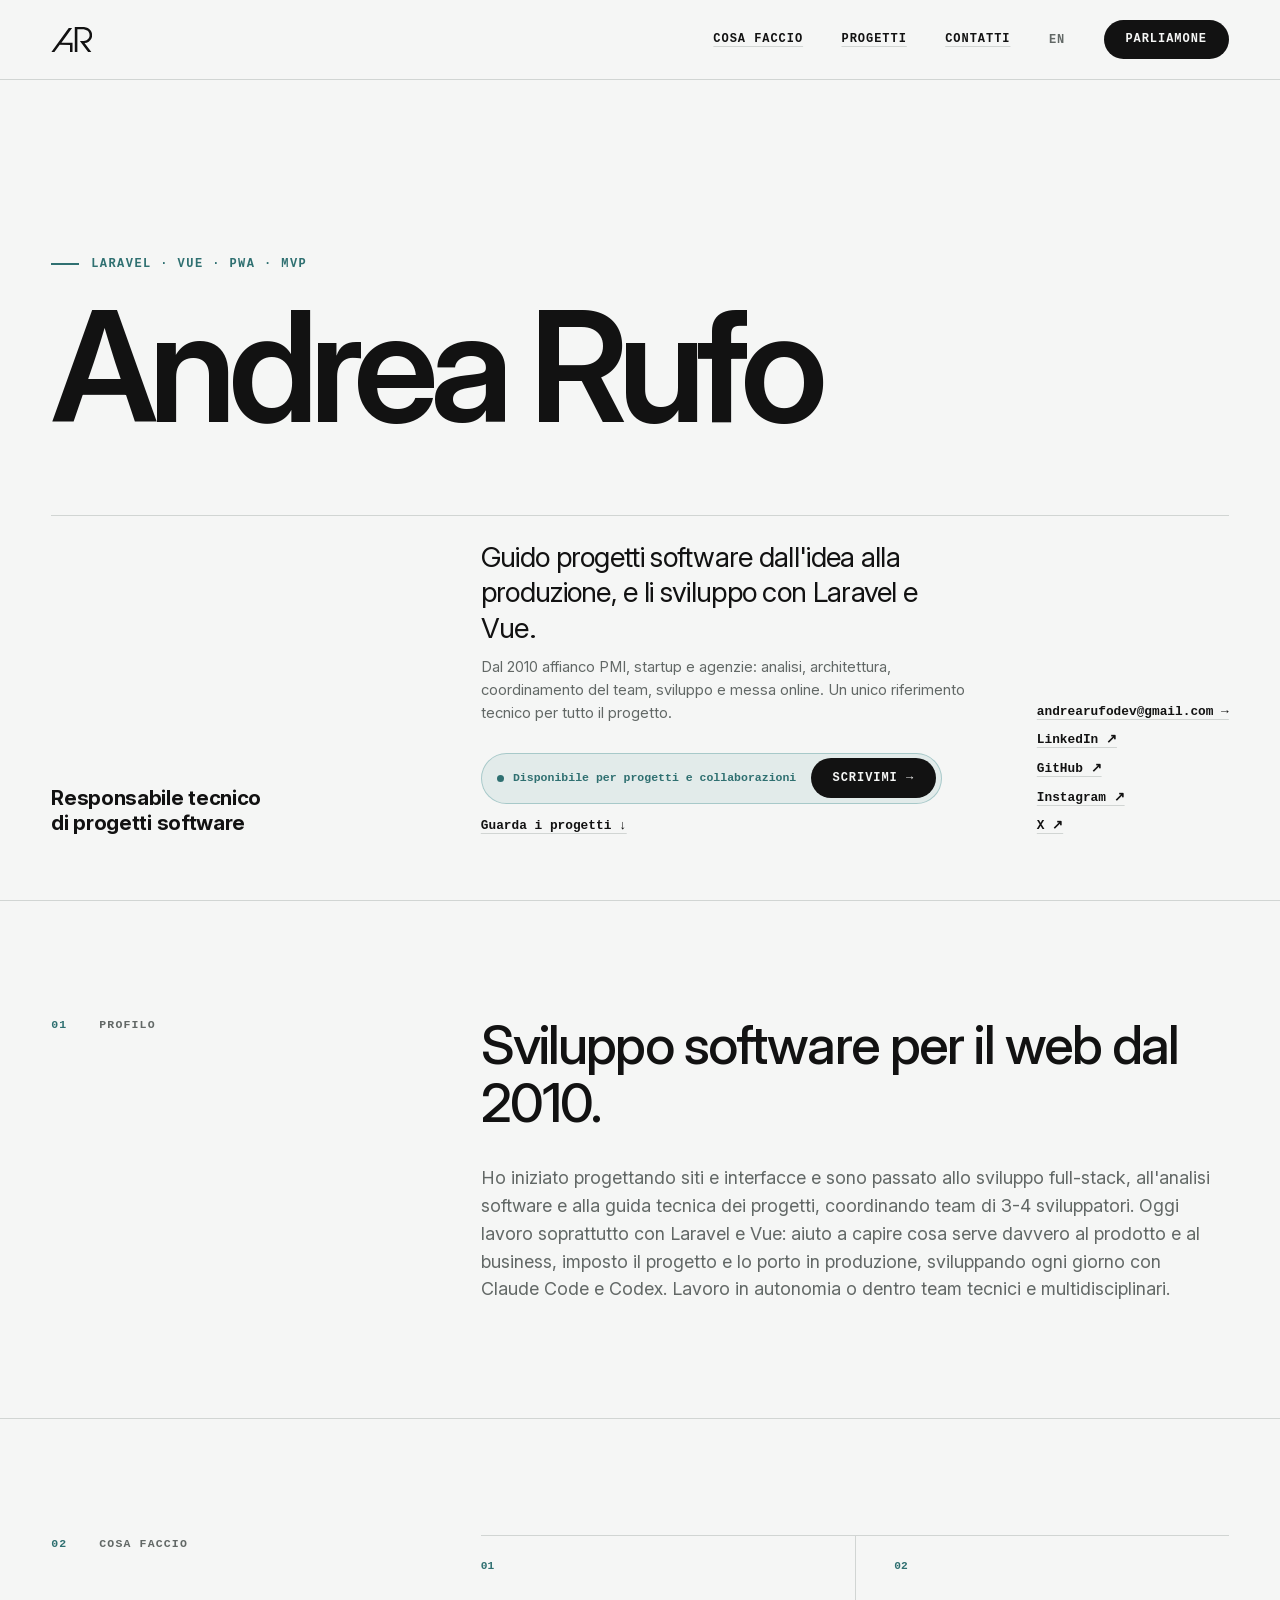
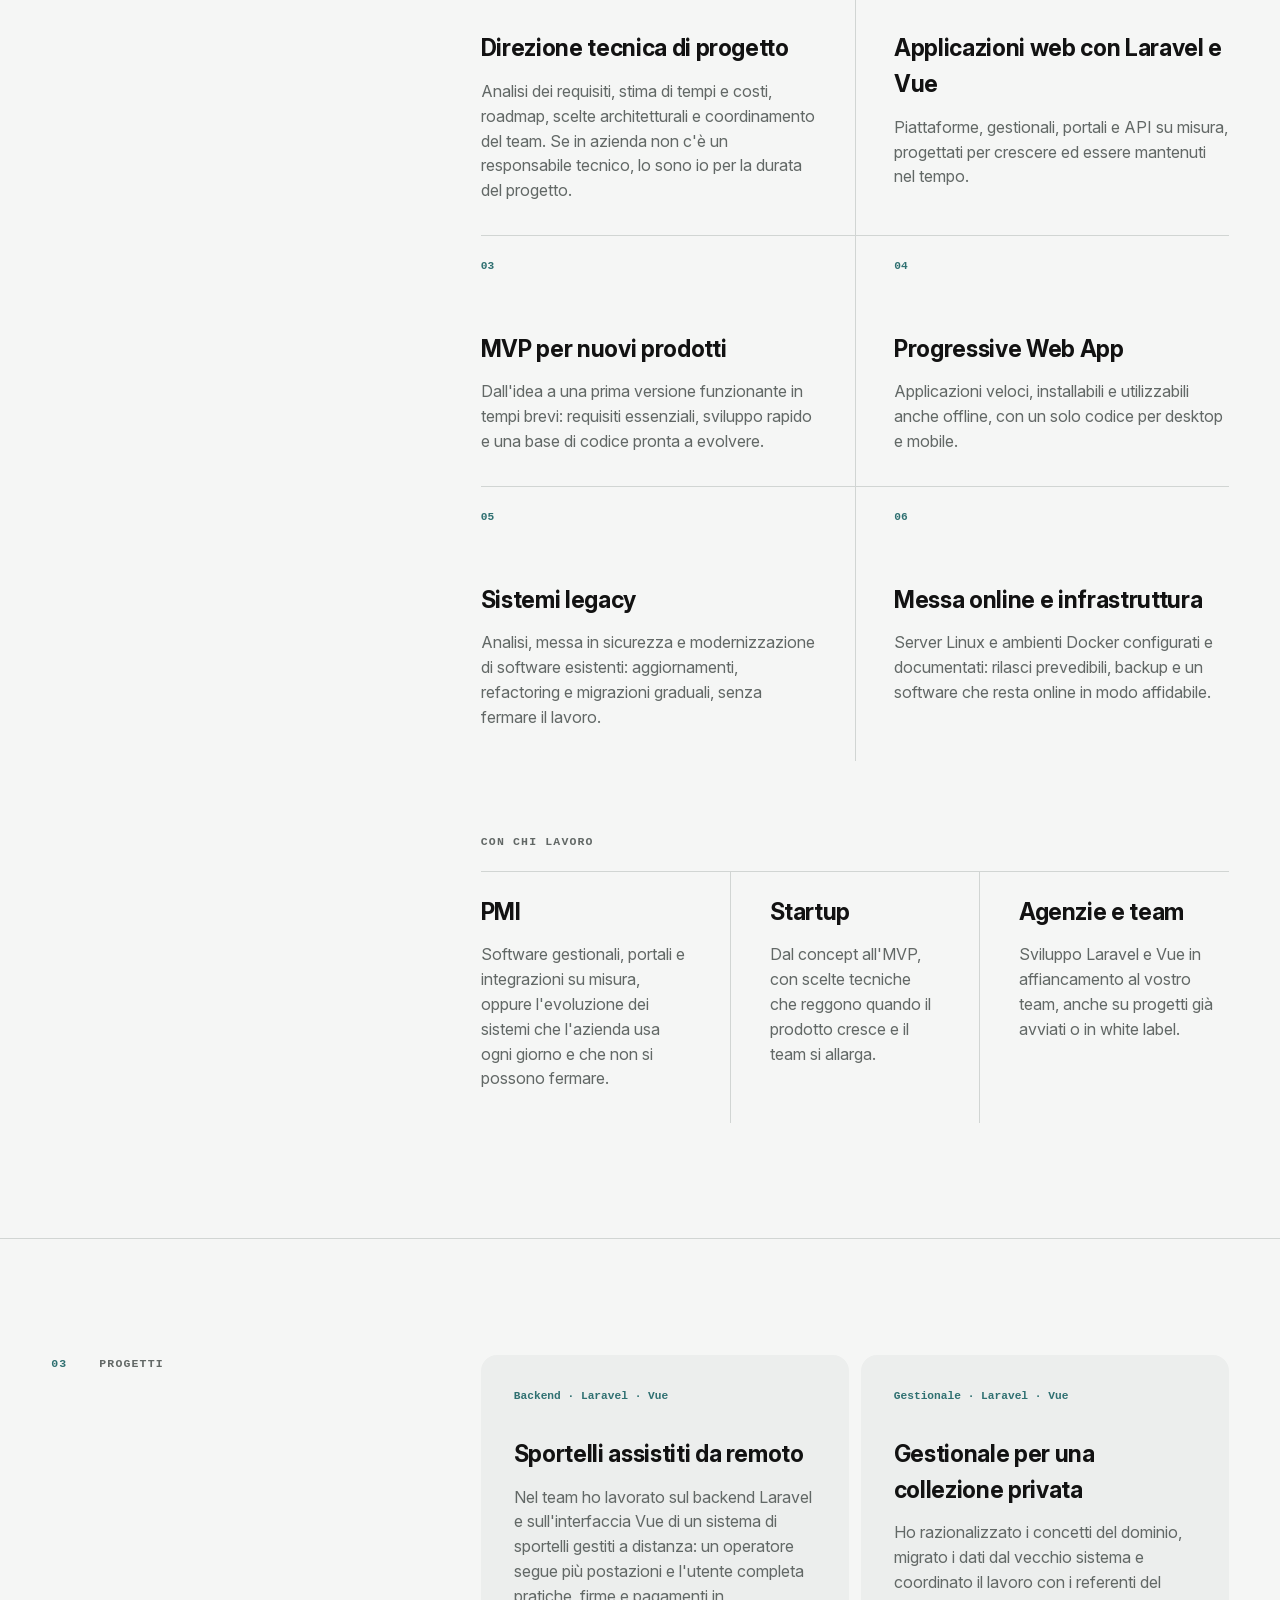
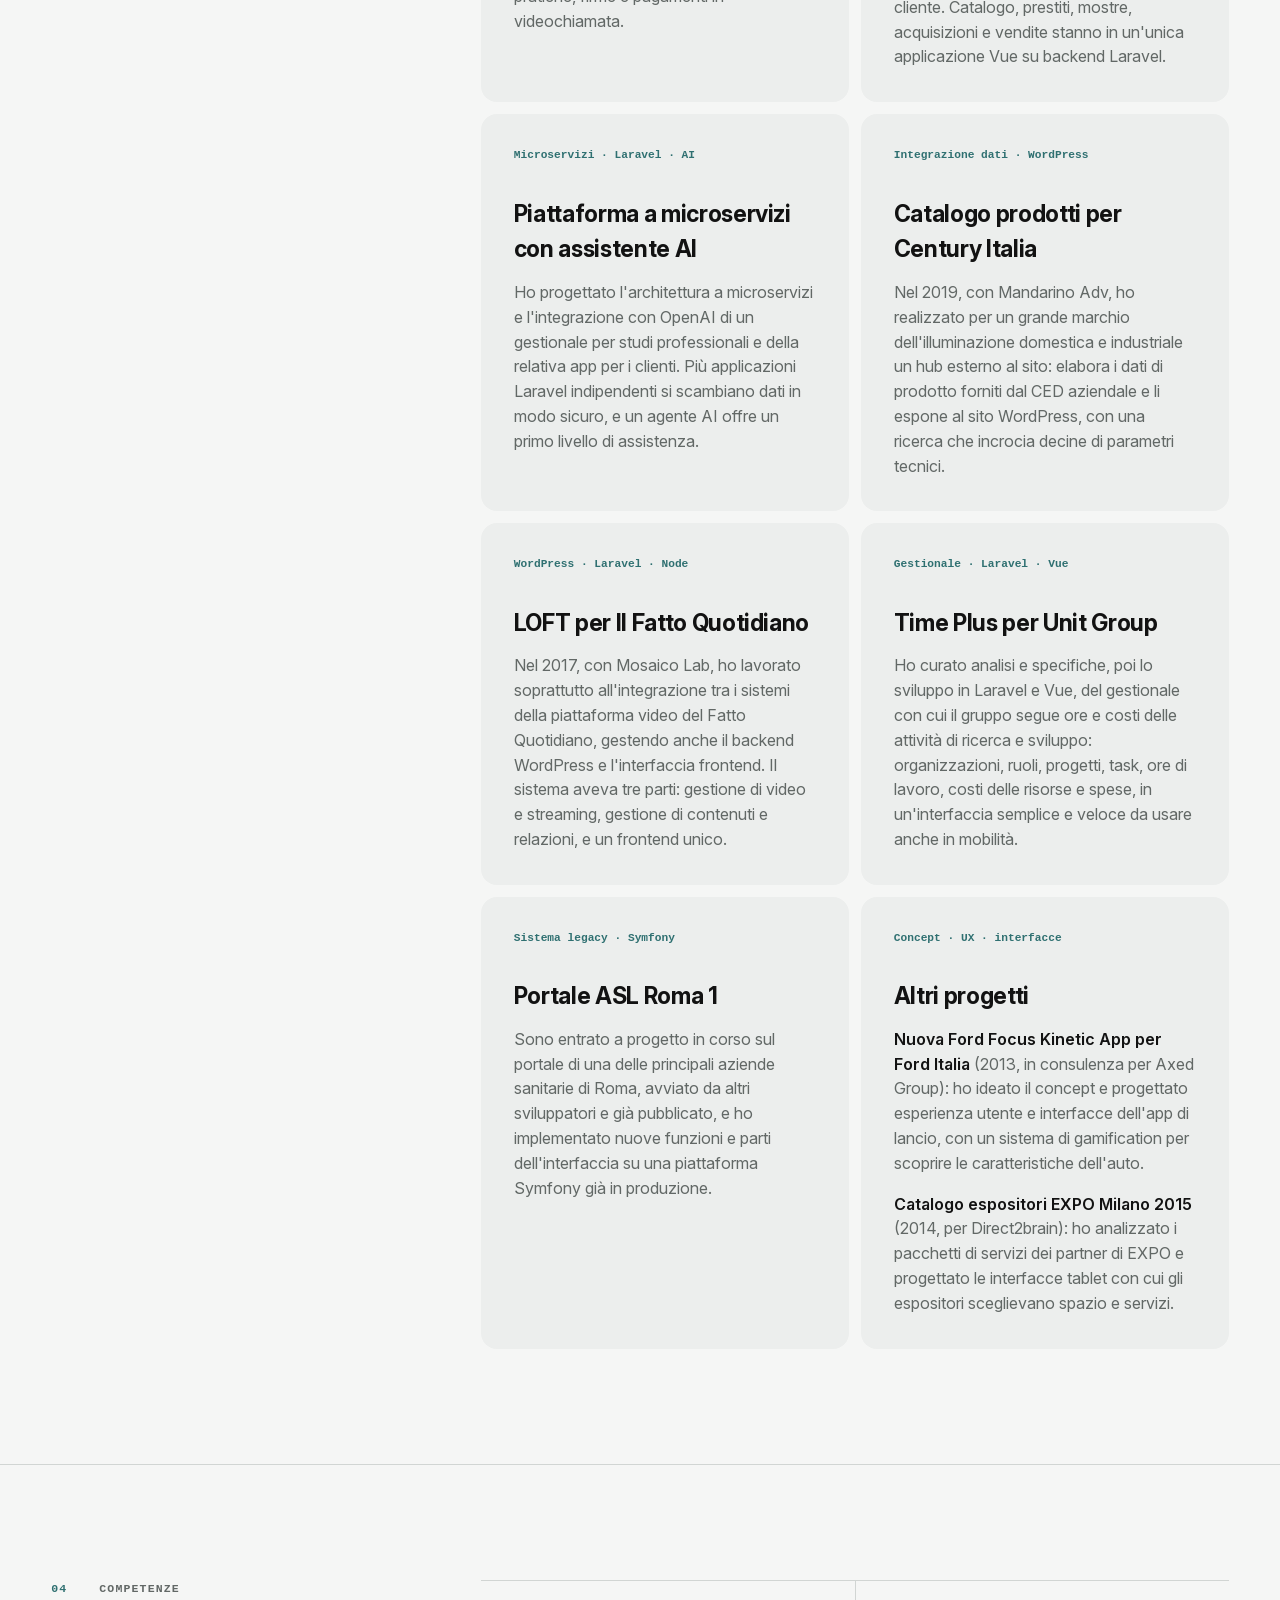
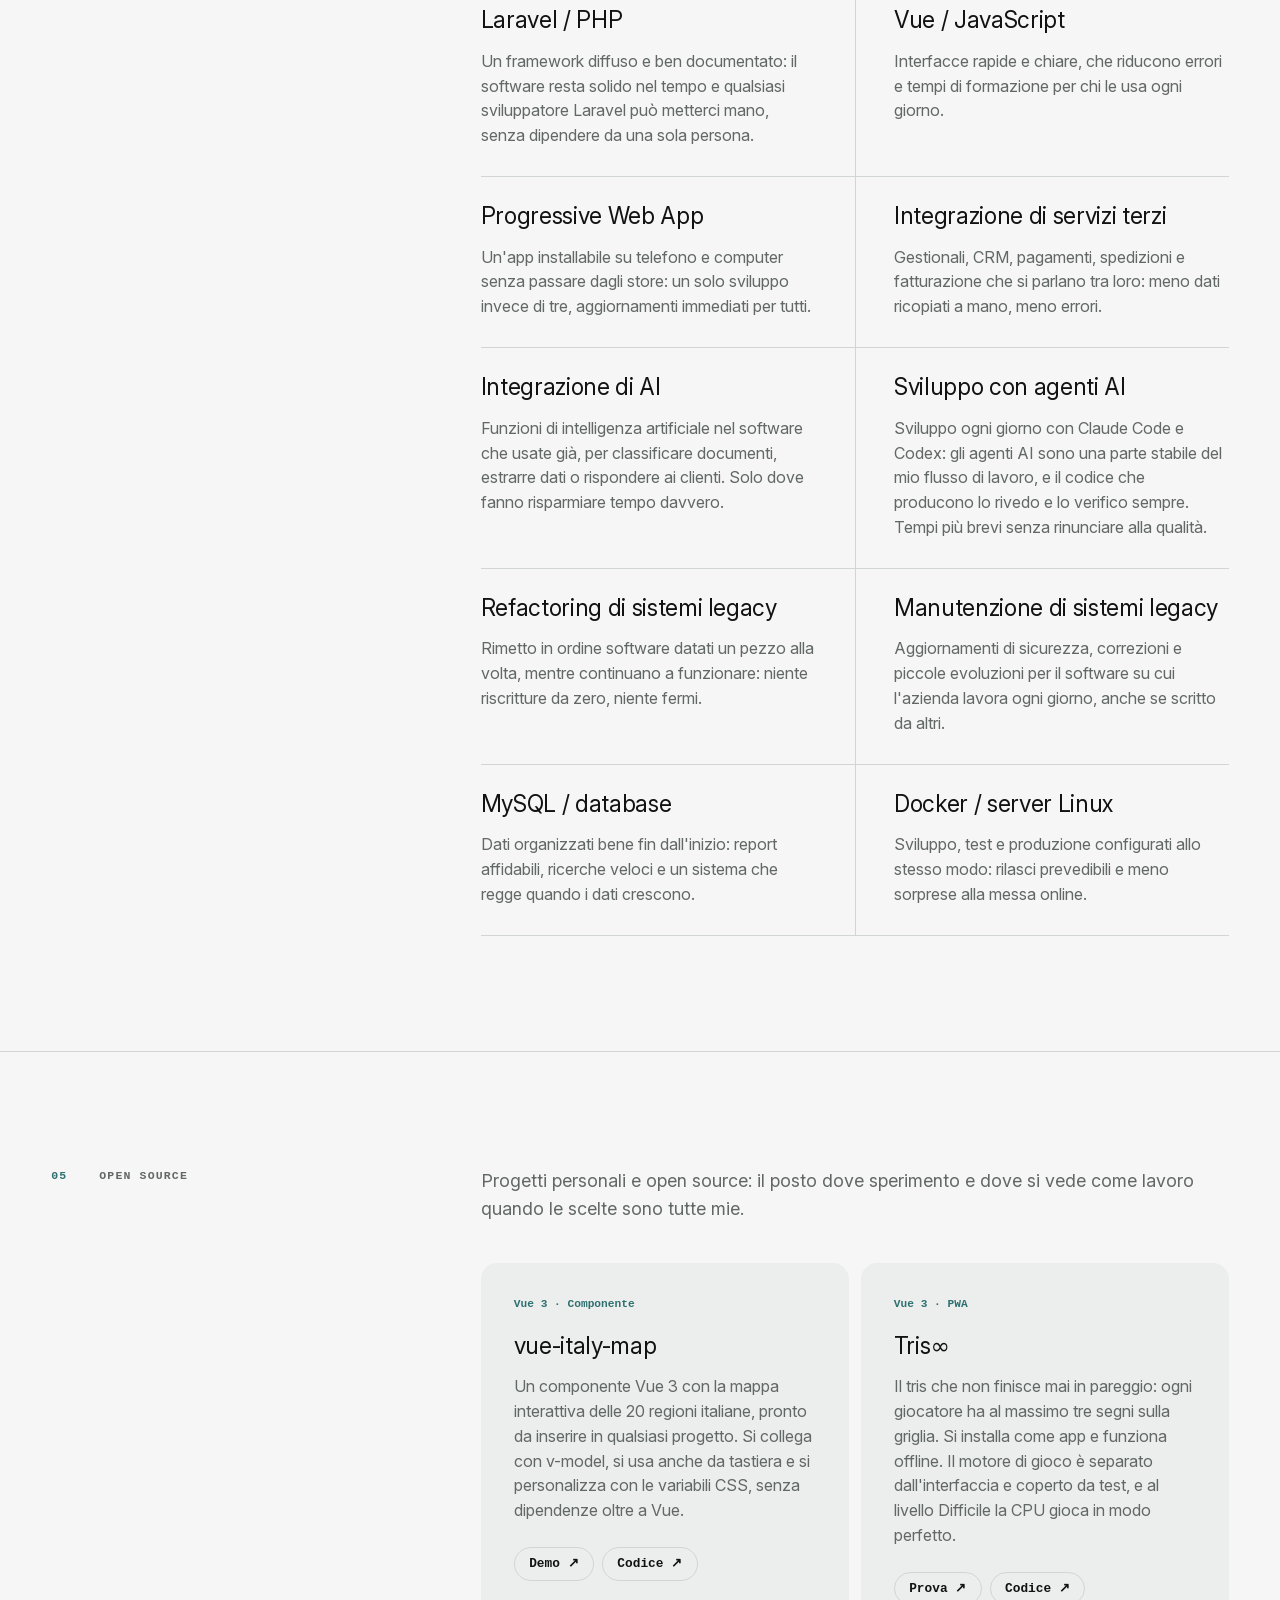
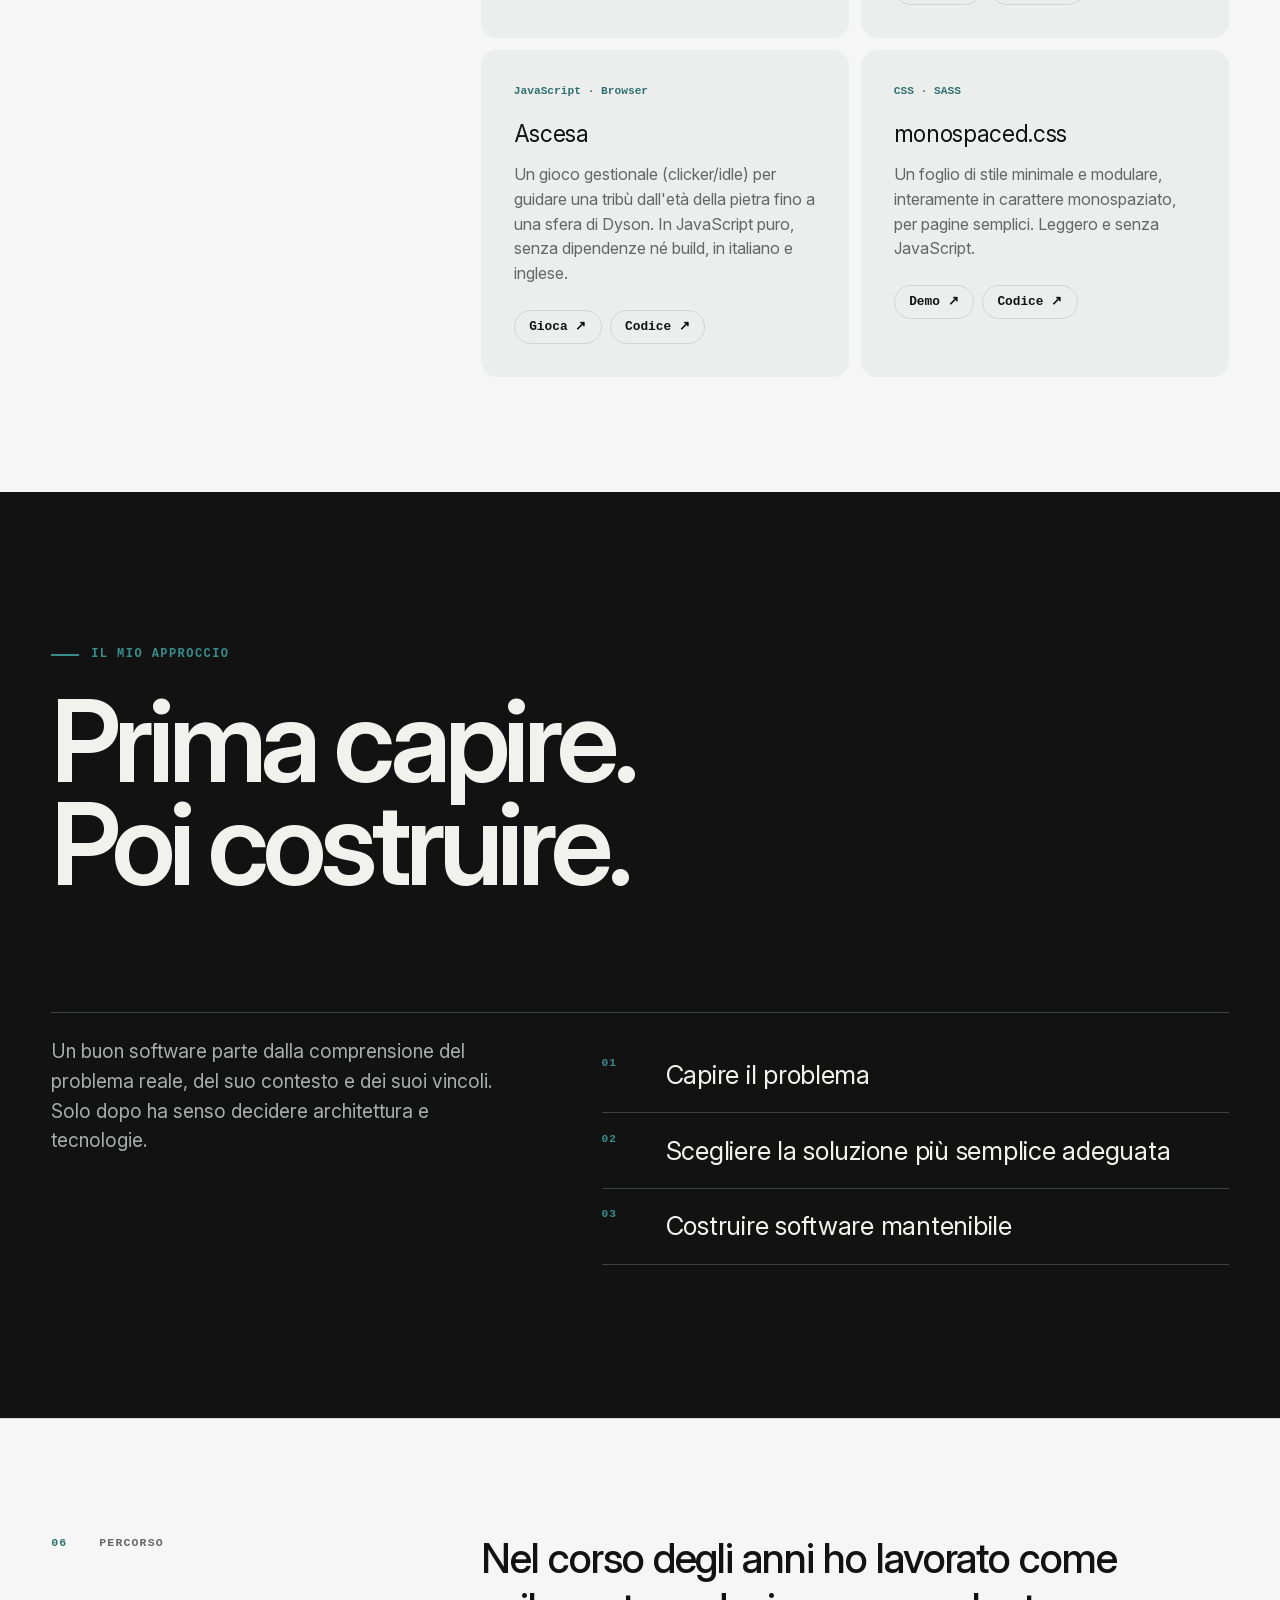
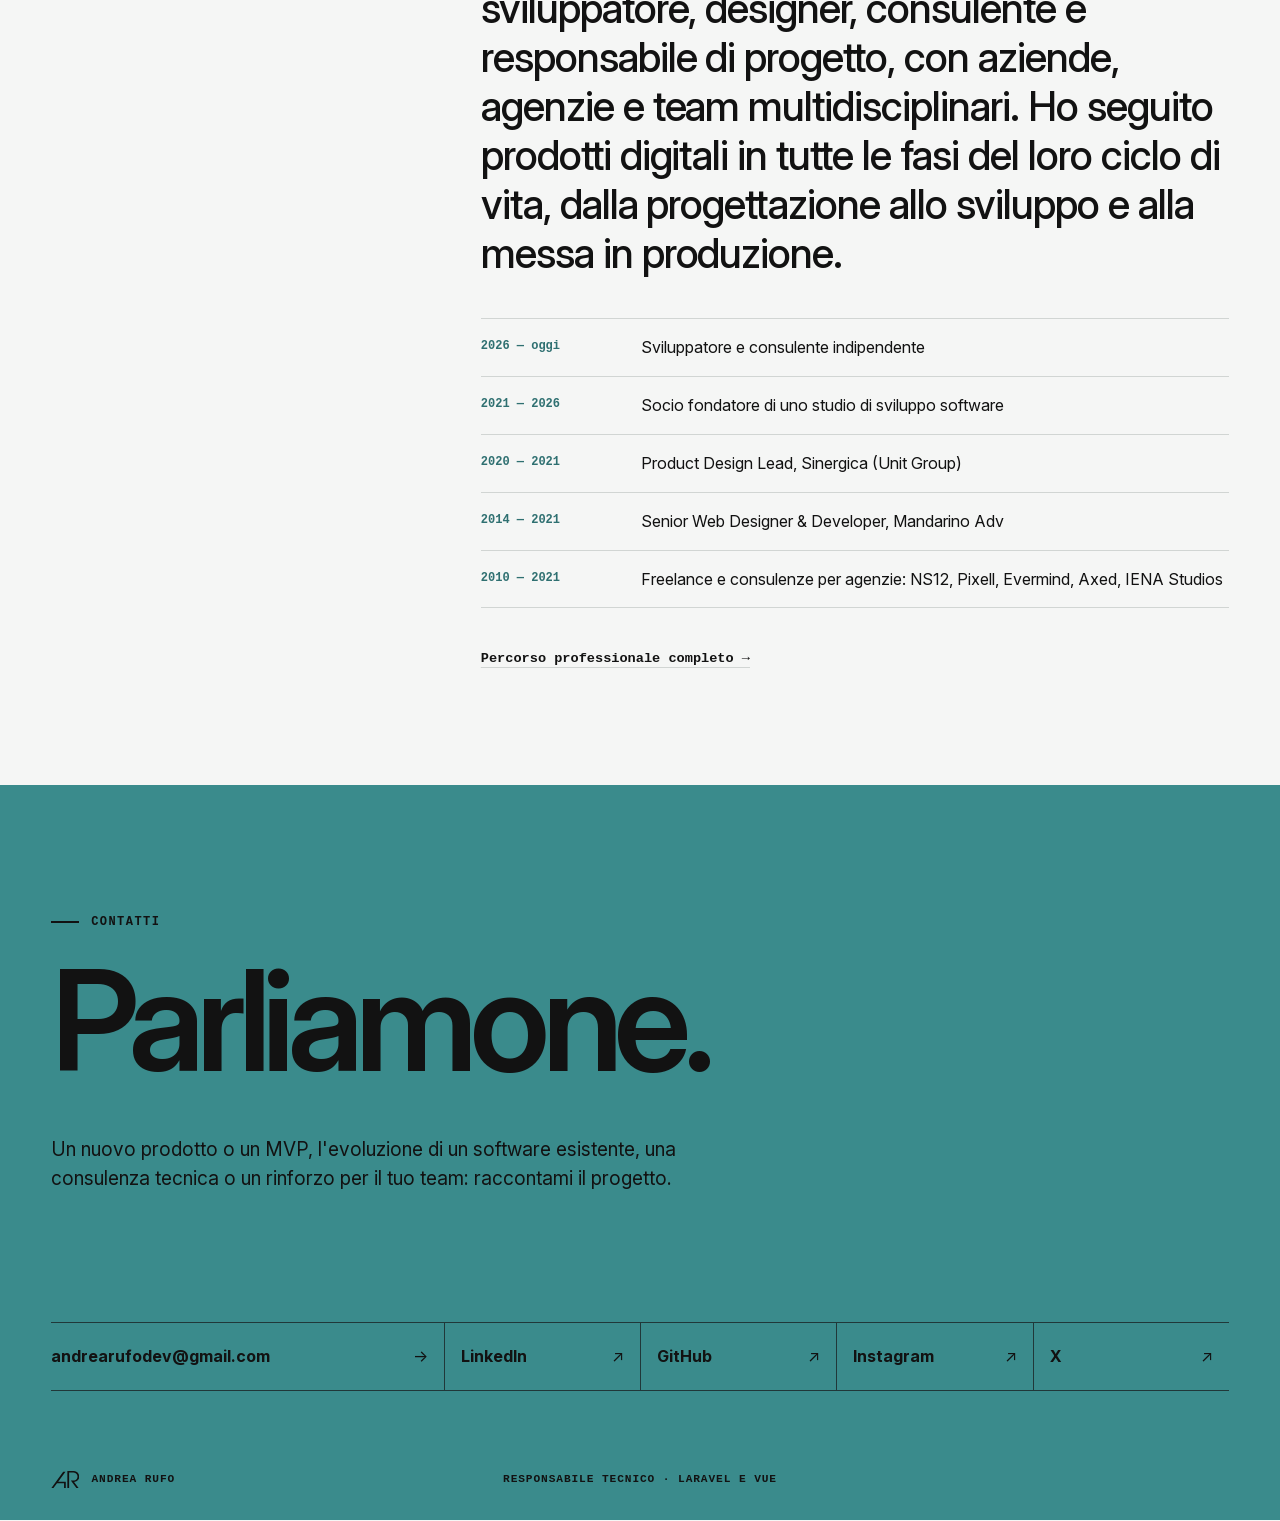
<file: index.html>
<!doctype html>
<html lang="it">
<head>
  <meta charset="utf-8">
  <meta name="viewport" content="width=device-width, initial-scale=1">
  <meta name="description" content="Andrea Rufo guida e sviluppa progetti software per PMI, startup e agenzie dal 2010: analisi, architettura, coordinamento del team e sviluppo con Laravel e Vue, fino alla messa online.">
  <meta name="theme-color" content="#F5F6F5" media="(prefers-color-scheme: light)">
  <meta name="theme-color" content="#121212" media="(prefers-color-scheme: dark)">
  <link rel="canonical" href="https://rufo.dev/">
  <link rel="alternate" hreflang="it" href="https://rufo.dev/">
  <link rel="alternate" hreflang="en" href="https://rufo.dev/en/">
  <link rel="alternate" hreflang="x-default" href="https://rufo.dev/">
  <link rel="icon" href="/favicon.svg" type="image/svg+xml">
  <link rel="icon" href="/favicon.ico" sizes="any">
  <link rel="apple-touch-icon" href="/apple-touch-icon.png">
  <meta property="og:type" content="website">
  <meta property="og:locale" content="it_IT">
  <meta property="og:title" content="Andrea Rufo — Progetti software con Laravel e Vue, dall'idea alla produzione">
  <meta property="og:description" content="Guida tecnica e sviluppo di progetti software con Laravel e Vue: MVP, PWA, sistemi legacy, dall'idea alla produzione.">
  <meta property="og:url" content="https://rufo.dev/">
  <meta property="og:image" content="https://rufo.dev/og-image.png?v=2">
  <meta property="og:image:width" content="1200">
  <meta property="og:image:height" content="630">
  <meta property="og:image:alt" content="Andrea Rufo — Responsabile tecnico di progetti software">
  <meta name="twitter:card" content="summary_large_image">
  <meta name="twitter:title" content="Andrea Rufo — Progetti software con Laravel e Vue, dall'idea alla produzione">
  <meta name="twitter:description" content="Guida tecnica e sviluppo di progetti software con Laravel e Vue.">
  <meta name="twitter:image" content="https://rufo.dev/og-image.png?v=2">
  <link rel="preload" href="fonts/inter-variable.woff2" as="font" type="font/woff2" crossorigin>
  <link rel="stylesheet" href="css/style.css?v=202611271025">
  <title>Andrea Rufo — Progetti software con Laravel e Vue, dall'idea alla produzione</title>
  <script type="application/ld+json">
    {
      "@context": "https://schema.org",
      "@type": "Person",
      "name": "Andrea Rufo",
      "url": "https://rufo.dev/",
      "image": "https://rufo.dev/og-image.png",
      "jobTitle": "Responsabile tecnico di progetti software e sviluppatore full-stack",
      "email": "mailto:andrearufodev@gmail.com",
      "knowsAbout": ["Laravel", "PHP", "Vue.js", "Progressive Web App", "MVP", "Integrazione di intelligenza artificiale", "Modernizzazione di sistemi legacy", "Claude Code", "Codex"],
      "sameAs": [
        "https://www.linkedin.com/in/andrearufo",
        "https://github.com/andrearufo",
        "https://www.instagram.com/rufo.dev/",
        "https://x.com/andrearufo"
      ]
    }
  </script>
</head>
<body>
  <svg hidden><symbol id="ar" viewBox="0 0 270 168"><path d="M19.5,167.8H0l116.4-161h22l-70,95.9h72.9v65.1h-16.6v-50.4l-67.3-0.1L19.5,167.8z"/><path d="M156.2,167.8V0.1h42.6c13.5,0,24.2,1.1,32.1,3.2c7.9,2.1,14.5,5.4,19.7,9.7c5.3,4.4,9.5,9.4,12.8,15.3c4.3,8,6.5,16.4,6.5,25.4c0,8.4-1.8,16.3-5.4,23.8c-3.6,7.5-9.3,13.7-16.9,18.6c-7.7,4.9-16.8,8-27.4,9.1l47.3,62.5h-21.1l-56.8-75.9c12.8-0.1,21.1-0.3,24.9-0.6c6.3-0.5,11.4-1.5,15.3-3c3.9-1.5,7.8-3.9,11.5-7.2c3.7-3.3,6.7-7.4,8.8-12.3c2.1-4.9,3.2-9.9,3.2-15c0-6.3-1.4-12.1-4.3-17.5c-2.9-5.4-6.5-9.7-10.9-12.8c-3.2-2.3-7.7-4.2-13.7-5.8c-6-1.6-13.3-2.4-22-2.4h-29.2v152.4H156.2z"/></symbol></svg>
  <a class="skip" href="#main">Vai al contenuto</a>

  <header class="site-header">
    <nav class="nav shell" aria-label="Navigazione principale">
      <a class="mark" href="#top" aria-label="Andrea Rufo, torna all'inizio"><svg viewBox="0 0 270 168" aria-hidden="true"><use href="#ar"/></svg></a>
      <ul class="nav-links">
        <li><a href="#services">Cosa faccio</a></li>
        <li><a href="#work">Progetti</a></li>
        <li><a href="#contact">Contatti</a></li>
      </ul>
      <a class="lang" href="/en/" hreflang="en" lang="en" aria-label="English version">EN</a>
      <a class="btn btn-primary nav-cta" href="mailto:andrearufodev@gmail.com">Parliamone</a>
    </nav>
  </header>

  <main id="main">
    <section class="hero shell" id="top" aria-labelledby="hero-title">
      <div class="hero-inner">
        <p class="eyebrow">Laravel · Vue · PWA · MVP</p>
        <h1 id="hero-title">Andrea Rufo</h1>
        <div class="hero-bottom">
          <p class="role">Responsabile tecnico<br>di progetti software</p>
          <div class="hero-main">
            <div class="intro">
              <p>Guido progetti software dall'idea alla produzione, e li sviluppo con Laravel e Vue.</p>
              <p class="intro-support">Dal 2010 affianco PMI, startup e agenzie: analisi, architettura, coordinamento del team, sviluppo e messa online. Un unico riferimento tecnico per tutto il progetto.</p>
              <div class="hero-cta">
                <div class="availability-cta">
                  <p class="availability">Disponibile per progetti e collaborazioni</p>
                  <a class="btn btn-primary" href="mailto:andrearufodev@gmail.com">Scrivimi →</a>
                </div>
                <a class="text-link" href="#work">Guarda i progetti ↓</a>
              </div>
            </div>
            <div class="hero-links">
              <a href="mailto:andrearufodev@gmail.com">andrearufodev@gmail.com →</a>
              <a href="https://www.linkedin.com/in/andrearufo" target="_blank" rel="noreferrer">LinkedIn ↗</a>
              <a href="https://github.com/andrearufo" target="_blank" rel="noreferrer">GitHub ↗</a>
              <a href="https://www.instagram.com/rufo.dev/" target="_blank" rel="noreferrer">Instagram ↗</a>
              <a href="https://x.com/andrearufo" target="_blank" rel="noreferrer">X ↗</a>
            </div>
          </div>
        </div>
      </div>
    </section>

    <section class="section shell" id="about" aria-labelledby="about-label">
      <div class="section-grid">
        <h2 class="section-label" id="about-label"><span>01</span> Profilo</h2>
        <div>
          <p class="lead">Sviluppo software per il web dal 2010.</p>
          <p class="body-copy">Ho iniziato progettando siti e interfacce e sono passato allo sviluppo full-stack, all'analisi software e alla guida tecnica dei progetti, coordinando team di 3-4 sviluppatori. Oggi lavoro soprattutto con Laravel e Vue: aiuto a capire cosa serve davvero al prodotto e al business, imposto il progetto e lo porto in produzione, sviluppando ogni giorno con Claude Code e Codex. Lavoro in autonomia o dentro team tecnici e multidisciplinari.</p>
        </div>
      </div>
    </section>

    <section class="section shell" id="services" aria-labelledby="services-label">
      <div class="section-grid">
        <h2 class="section-label" id="services-label"><span>02</span> Cosa faccio</h2>
        <div>
          <div class="services">
            <article class="service">
              <span class="service-number">01</span>
              <h3>Direzione tecnica di progetto</h3>
              <p>Analisi dei requisiti, stima di tempi e costi, roadmap, scelte architetturali e coordinamento del team. Se in azienda non c'è un responsabile tecnico, lo sono io per la durata del progetto.</p>
            </article>
            <article class="service">
              <span class="service-number">02</span>
              <h3>Applicazioni web con Laravel e Vue</h3>
              <p>Piattaforme, gestionali, portali e API su misura, progettati per crescere ed essere mantenuti nel tempo.</p>
            </article>
            <article class="service">
              <span class="service-number">03</span>
              <h3>MVP per nuovi prodotti</h3>
              <p>Dall'idea a una prima versione funzionante in tempi brevi: requisiti essenziali, sviluppo rapido e una base di codice pronta a evolvere.</p>
            </article>
            <article class="service">
              <span class="service-number">04</span>
              <h3>Progressive Web App</h3>
              <p>Applicazioni veloci, installabili e utilizzabili anche offline, con un solo codice per desktop e mobile.</p>
            </article>
            <article class="service">
              <span class="service-number">05</span>
              <h3>Sistemi legacy</h3>
              <p>Analisi, messa in sicurezza e modernizzazione di software esistenti: aggiornamenti, refactoring e migrazioni graduali, senza fermare il lavoro.</p>
            </article>
            <article class="service">
              <span class="service-number">06</span>
              <h3>Messa online e infrastruttura</h3>
              <p>Server Linux e ambienti Docker configurati e documentati: rilasci prevedibili, backup e un software che resta online in modo affidabile.</p>
            </article>
          </div>
          <div class="clients" id="clients">
            <h3 class="clients-title">Con chi lavoro</h3>
            <div class="services services-3">
              <article class="service">
                <h3>PMI</h3>
                <p>Software gestionali, portali e integrazioni su misura, oppure l'evoluzione dei sistemi che l'azienda usa ogni giorno e che non si possono fermare.</p>
              </article>
              <article class="service">
                <h3>Startup</h3>
                <p>Dal concept all'MVP, con scelte tecniche che reggono quando il prodotto cresce e il team si allarga.</p>
              </article>
              <article class="service">
                <h3>Agenzie e team</h3>
                <p>Sviluppo Laravel e Vue in affiancamento al vostro team, anche su progetti già avviati o in white label.</p>
              </article>
            </div>
          </div>
        </div>
      </div>
    </section>

    <section class="section shell" id="work" aria-labelledby="work-label">
      <div class="section-grid">
        <h2 class="section-label" id="work-label"><span>03</span> Progetti</h2>
        <div class="services" tabindex="0" aria-label="Progetti">
          <article class="service">
            <span class="service-number">Backend · Laravel · Vue</span>
            <h3>Sportelli assistiti da remoto</h3>
            <p>Nel team ho lavorato sul backend Laravel e sull'interfaccia Vue di un sistema di sportelli gestiti a distanza: un operatore segue più postazioni e l'utente completa pratiche, firme e pagamenti in videochiamata.</p>
          </article>
          <article class="service">
            <span class="service-number">Gestionale · Laravel · Vue</span>
            <h3>Gestionale per una collezione privata</h3>
            <p>Ho razionalizzato i concetti del dominio, migrato i dati dal vecchio sistema e coordinato il lavoro con i referenti del cliente. Catalogo, prestiti, mostre, acquisizioni e vendite stanno in un'unica applicazione Vue su backend Laravel.</p>
          </article>
          <article class="service">
            <span class="service-number">Microservizi · Laravel · AI</span>
            <h3>Piattaforma a microservizi con assistente AI</h3>
            <p>Ho progettato l'architettura a microservizi e l'integrazione con OpenAI di un gestionale per studi professionali e della relativa app per i clienti. Più applicazioni Laravel indipendenti si scambiano dati in modo sicuro, e un agente AI offre un primo livello di assistenza.</p>
          </article>
          <article class="service">
            <span class="service-number">Integrazione dati · WordPress</span>
            <h3>Catalogo prodotti per Century Italia</h3>
            <p>Nel 2019, con Mandarino Adv, ho realizzato per un grande marchio dell'illuminazione domestica e industriale un hub esterno al sito: elabora i dati di prodotto forniti dal CED aziendale e li espone al sito WordPress, con una ricerca che incrocia decine di parametri tecnici.</p>
          </article>
          <article class="service">
            <span class="service-number">WordPress · Laravel · Node</span>
            <h3>LOFT per Il Fatto Quotidiano</h3>
            <p>Nel 2017, con Mosaico Lab, ho lavorato soprattutto all'integrazione tra i sistemi della piattaforma video del Fatto Quotidiano, gestendo anche il backend WordPress e l'interfaccia frontend. Il sistema aveva tre parti: gestione di video e streaming, gestione di contenuti e relazioni, e un frontend unico.</p>
          </article>
          <article class="service">
            <span class="service-number">Gestionale · Laravel · Vue</span>
            <h3>Time Plus per Unit Group</h3>
            <p>Ho curato analisi e specifiche, poi lo sviluppo in Laravel e Vue, del gestionale con cui il gruppo segue ore e costi delle attività di ricerca e sviluppo: organizzazioni, ruoli, progetti, task, ore di lavoro, costi delle risorse e spese, in un'interfaccia semplice e veloce da usare anche in mobilità.</p>
          </article>
          <article class="service">
            <span class="service-number">Sistema legacy · Symfony</span>
            <h3>Portale ASL Roma 1</h3>
            <p>Sono entrato a progetto in corso sul portale di una delle principali aziende sanitarie di Roma, avviato da altri sviluppatori e già pubblicato, e ho implementato nuove funzioni e parti dell'interfaccia su una piattaforma Symfony già in produzione.</p>
          </article>
          <article class="service">
            <span class="service-number">Concept · UX · interfacce</span>
            <h3>Altri progetti</h3>
            <ul class="service-list">
              <li><strong>Nuova Ford Focus Kinetic App per Ford Italia</strong> (2013, in consulenza per Axed Group): ho ideato il concept e progettato esperienza utente e interfacce dell'app di lancio, con un sistema di gamification per scoprire le caratteristiche dell'auto.</li>
              <li><strong>Catalogo espositori EXPO Milano 2015</strong> (2014, per Direct2brain): ho analizzato i pacchetti di servizi dei partner di EXPO e progettato le interfacce tablet con cui gli espositori sceglievano spazio e servizi.</li>
            </ul>
          </article>
        </div>
        <p class="work-counter" aria-hidden="true"><span>1</span> / 8</p>
      </div>
    </section>

    <section class="section shell" id="technology" aria-labelledby="technology-label">
      <div class="section-grid">
        <h2 class="section-label" id="technology-label"><span>04</span> Competenze</h2>
        <ul class="technology-list">
          <li>
            <h3>Laravel / PHP</h3>
            <p>Un framework diffuso e ben documentato: il software resta solido nel tempo e qualsiasi sviluppatore Laravel può metterci mano, senza dipendere da una sola persona.</p>
          </li>
          <li>
            <h3>Vue / JavaScript</h3>
            <p>Interfacce rapide e chiare, che riducono errori e tempi di formazione per chi le usa ogni giorno.</p>
          </li>
          <li>
            <h3>Progressive Web App</h3>
            <p>Un'app installabile su telefono e computer senza passare dagli store: un solo sviluppo invece di tre, aggiornamenti immediati per tutti.</p>
          </li>
          <li>
            <h3>Integrazione di servizi terzi</h3>
            <p>Gestionali, CRM, pagamenti, spedizioni e fatturazione che si parlano tra loro: meno dati ricopiati a mano, meno errori.</p>
          </li>
          <li>
            <h3>Integrazione di AI</h3>
            <p>Funzioni di intelligenza artificiale nel software che usate già, per classificare documenti, estrarre dati o rispondere ai clienti. Solo dove fanno risparmiare tempo davvero.</p>
          </li>
          <li>
            <h3>Sviluppo con agenti AI</h3>
            <p>Sviluppo ogni giorno con Claude Code e Codex: gli agenti AI sono una parte stabile del mio flusso di lavoro, e il codice che producono lo rivedo e lo verifico sempre. Tempi più brevi senza rinunciare alla qualità.</p>
          </li>
          <li>
            <h3>Refactoring di sistemi legacy</h3>
            <p>Rimetto in ordine software datati un pezzo alla volta, mentre continuano a funzionare: niente riscritture da zero, niente fermi.</p>
          </li>
          <li>
            <h3>Manutenzione di sistemi legacy</h3>
            <p>Aggiornamenti di sicurezza, correzioni e piccole evoluzioni per il software su cui l'azienda lavora ogni giorno, anche se scritto da altri.</p>
          </li>
          <li>
            <h3>MySQL / database</h3>
            <p>Dati organizzati bene fin dall'inizio: report affidabili, ricerche veloci e un sistema che regge quando i dati crescono.</p>
          </li>
          <li>
            <h3>Docker / server Linux</h3>
            <p>Sviluppo, test e produzione configurati allo stesso modo: rilasci prevedibili e meno sorprese alla messa online.</p>
          </li>
        </ul>
      </div>
    </section>

    <section class="section oss shell" id="opensource" aria-labelledby="opensource-label">
      <div class="section-grid">
        <h2 class="section-label" id="opensource-label"><span>05</span> Open source</h2>
        <div>
          <p class="body-copy">Progetti personali e open source: il posto dove sperimento e dove si vede come lavoro quando le scelte sono tutte mie.</p>
          <ul class="technology-list">
          <li>
            <span class="oss-meta">Vue 3 · Componente</span>
            <h3>vue-italy-map</h3>
            <p>Un componente Vue 3 con la mappa interattiva delle 20 regioni italiane, pronto da inserire in qualsiasi progetto. Si collega con v-model, si usa anche da tastiera e si personalizza con le variabili CSS, senza dipendenze oltre a Vue.</p>
            <div class="oss-links">
              <a href="https://andrearufo.github.io/vue-italy-map/" target="_blank" rel="noreferrer">Demo ↗</a>
              <a href="https://github.com/andrearufo/vue-italy-map" target="_blank" rel="noreferrer">Codice ↗</a>
            </div>
          </li>
          <li>
            <span class="oss-meta">Vue 3 · PWA</span>
            <h3>Tris∞</h3>
            <p>Il tris che non finisce mai in pareggio: ogni giocatore ha al massimo tre segni sulla griglia. Si installa come app e funziona offline. Il motore di gioco è separato dall'interfaccia e coperto da test, e al livello Difficile la CPU gioca in modo perfetto.</p>
            <div class="oss-links">
              <a href="https://andrearufo.github.io/modernxo/" target="_blank" rel="noreferrer">Prova ↗</a>
              <a href="https://github.com/andrearufo/modernxo" target="_blank" rel="noreferrer">Codice ↗</a>
            </div>
          </li>
          <li>
            <span class="oss-meta">JavaScript · Browser</span>
            <h3>Ascesa</h3>
            <p>Un gioco gestionale (clicker/idle) per guidare una tribù dall'età della pietra fino a una sfera di Dyson. In JavaScript puro, senza dipendenze né build, in italiano e inglese.</p>
            <div class="oss-links">
              <a href="https://andrearufo.github.io/ascesa/" target="_blank" rel="noreferrer">Gioca ↗</a>
              <a href="https://github.com/andrearufo/ascesa" target="_blank" rel="noreferrer">Codice ↗</a>
            </div>
          </li>
          <li>
            <span class="oss-meta">CSS · SASS</span>
            <h3>monospaced.css</h3>
            <p>Un foglio di stile minimale e modulare, interamente in carattere monospaziato, per pagine semplici. Leggero e senza JavaScript.</p>
            <div class="oss-links">
              <a href="https://andrearufo.github.io/monospaced.css/" target="_blank" rel="noreferrer">Demo ↗</a>
              <a href="https://github.com/andrearufo/monospaced.css" target="_blank" rel="noreferrer">Codice ↗</a>
            </div>
          </li>
          </ul>
        </div>
      </div>
    </section>

    <section class="approach" id="approach" aria-labelledby="approach-title">
      <div class="shell">
        <p class="eyebrow">Il mio approccio</p>
        <h2 id="approach-title">Prima capire.<br>Poi costruire.</h2>
        <div class="approach-detail">
          <p>Un buon software parte dalla comprensione del problema reale, del suo contesto e dei suoi vincoli. Solo dopo ha senso decidere architettura e tecnologie.</p>
          <ol class="principles">
            <li>Capire il problema</li>
            <li>Scegliere la soluzione più semplice adeguata</li>
            <li>Costruire software mantenibile</li>
          </ol>
        </div>
      </div>
    </section>

    <section class="section background shell" id="background" aria-labelledby="background-label">
      <div class="section-grid">
        <h2 class="section-label" id="background-label"><span>06</span> Percorso</h2>
        <div>
          <p class="background-copy">Nel corso degli anni ho lavorato come sviluppatore, designer, consulente e responsabile di progetto, con aziende, agenzie e team multidisciplinari. Ho seguito prodotti digitali in tutte le fasi del loro ciclo di vita, dalla progettazione allo sviluppo e alla messa in produzione.</p>
          <ol class="timeline">
            <li><span>2026 — oggi</span> Sviluppatore e consulente indipendente</li>
            <li><span>2021 — 2026</span> Socio fondatore di uno studio di sviluppo software</li>
            <li><span>2020 — 2021</span> Product Design Lead, Sinergica (Unit Group)</li>
            <li><span>2014 — 2021</span> Senior Web Designer &amp; Developer, Mandarino Adv</li>
            <li><span>2010 — 2021</span> Freelance e consulenze per agenzie: NS12, Pixell, Evermind, Axed, IENA Studios</li>
          </ol>
          <a class="text-link" href="https://www.linkedin.com/in/andrearufo" target="_blank" rel="noreferrer">Percorso professionale completo →</a>
        </div>
      </div>
    </section>

    <section class="contact" id="contact" aria-labelledby="contact-title">
      <div class="shell">
        <p class="eyebrow">Contatti</p>
        <h2 id="contact-title">Parliamone.</h2>
        <p class="contact-copy">Un nuovo prodotto o un MVP, l'evoluzione di un software esistente, una consulenza tecnica o un rinforzo per il tuo team: raccontami il progetto.</p>
        <div class="contact-links">
          <a href="mailto:andrearufodev@gmail.com">andrearufodev@gmail.com</a>
          <a href="https://www.linkedin.com/in/andrearufo" target="_blank" rel="noreferrer">LinkedIn</a>
          <a href="https://github.com/andrearufo" target="_blank" rel="noreferrer">GitHub</a>
          <a href="https://www.instagram.com/rufo.dev/" target="_blank" rel="noreferrer">Instagram</a>
          <a href="https://x.com/andrearufo" target="_blank" rel="noreferrer">X</a>
        </div>
        <footer class="footer">
          <span class="footer-mark"><svg viewBox="0 0 270 168" aria-hidden="true"><use href="#ar"/></svg>Andrea Rufo</span>
          <span>Responsabile tecnico · Laravel e Vue</span>
          <p class="now-playing" id="now-playing" hidden><img alt="" width="40" height="40" hidden><span class="now-playing-label"></span> <a target="_blank" rel="noreferrer"><span class="now-playing-title"></span><span class="now-playing-artist"></span></a><button class="now-playing-close" type="button" aria-label="Sposta lo specchietto in fondo alla pagina">×</button></p>
        </footer>
      </div>
    </section>
  </main>
  <script>
    // Progetti su mobile: il contatore "1 / 8" segue la scheda visibile nel carosello
    (() => {
      const row = document.querySelector('#work .services'), out = document.querySelector('.work-counter span');
      const cards = [...row.children];
      row.addEventListener('scroll', () => {
        const left = row.getBoundingClientRect().left;
        const dist = cards.map(c => Math.abs(c.getBoundingClientRect().left - left));
        const atEnd = row.scrollLeft + row.clientWidth >= row.scrollWidth - 2;
        out.textContent = atEnd ? cards.length : dist.indexOf(Math.min(...dist)) + 1;
      }, { passive: true });
    })();

    // Brano in ascolto da Spotify, letto da Last.fm (rufoandrea). Senza chiave lo specchietto resta nascosto.
    (() => {
      const KEY = 'f3fbc5b48f8b51779716310b939c5450'; // chiave API Last.fm (sola lettura, può stare nel codice)
      const box = document.getElementById('now-playing');
      if (!KEY) return;
      // Su desktop, mentre ascolto, lo specchietto diventa un toast fisso, ma solo tra l'apertura e i contatti:
      // non copre i pulsanti in alto né i link in fondo. La × lo rimanda nel footer.
      let docked = false, live = false;
      const hero = document.getElementById('top'), contact = document.getElementById('contact');
      const place = () => {
        const clear = hero.getBoundingClientRect().bottom < 0 && contact.getBoundingClientRect().top > innerHeight;
        box.classList.toggle('is-toast', live && !docked && clear);
      };
      box.querySelector('.now-playing-close').onclick = () => { docked = true; place(); };
      addEventListener('scroll', place, { passive: true });
      addEventListener('resize', place);
      const url = 'https://ws.audioscrobbler.com/2.0/?method=user.getrecenttracks&user=rufoandrea&limit=1&format=json&api_key=' + KEY;
      const update = () => fetch(url).then(r => r.json()).then(d => {
        const t = d.recenttracks && d.recenttracks.track[0];
        if (!t) return;
        live = (t['@attr'] || {}).nowplaying === 'true';
        // nascosto se l'ultimo ascolto ha più di 12 ore
        if (!live && Date.now() - t.date.uts * 1000 > 432e5) { box.hidden = true; return; }
        box.querySelector('.now-playing-label').textContent = live ? '♪ Proprio ora sto ascoltando' : '♪ Ultimo ascolto';
        const a = box.querySelector('a');
        a.querySelector('.now-playing-title').textContent = t.name;
        a.querySelector('.now-playing-artist').textContent = t.artist['#text'];
        a.href = t.url;
        // 64px per gli schermi retina; Last.fm usa un'immagine segnaposto (2a96cbd8…) quando la copertina manca
        const img = box.querySelector('img'), src = (t.image[1] || {})['#text'] || '';
        img.hidden = !src || src.includes('2a96cbd8b46e442fc41c2b86b821562f');
        if (!img.hidden) img.src = src;
        place();
        box.hidden = false;
      }).catch(() => {});
      update();
      setInterval(update, 60000);
    })();
  </script>
  <!-- Cloudflare Web Analytics --><script type='module' src='https://static.cloudflareinsights.com/beacon.min.js' data-cf-beacon='{"token": "02189856243a4e34952206ecb50133f2"}'></script><!-- End Cloudflare Web Analytics -->
</body>
</html>
</file>
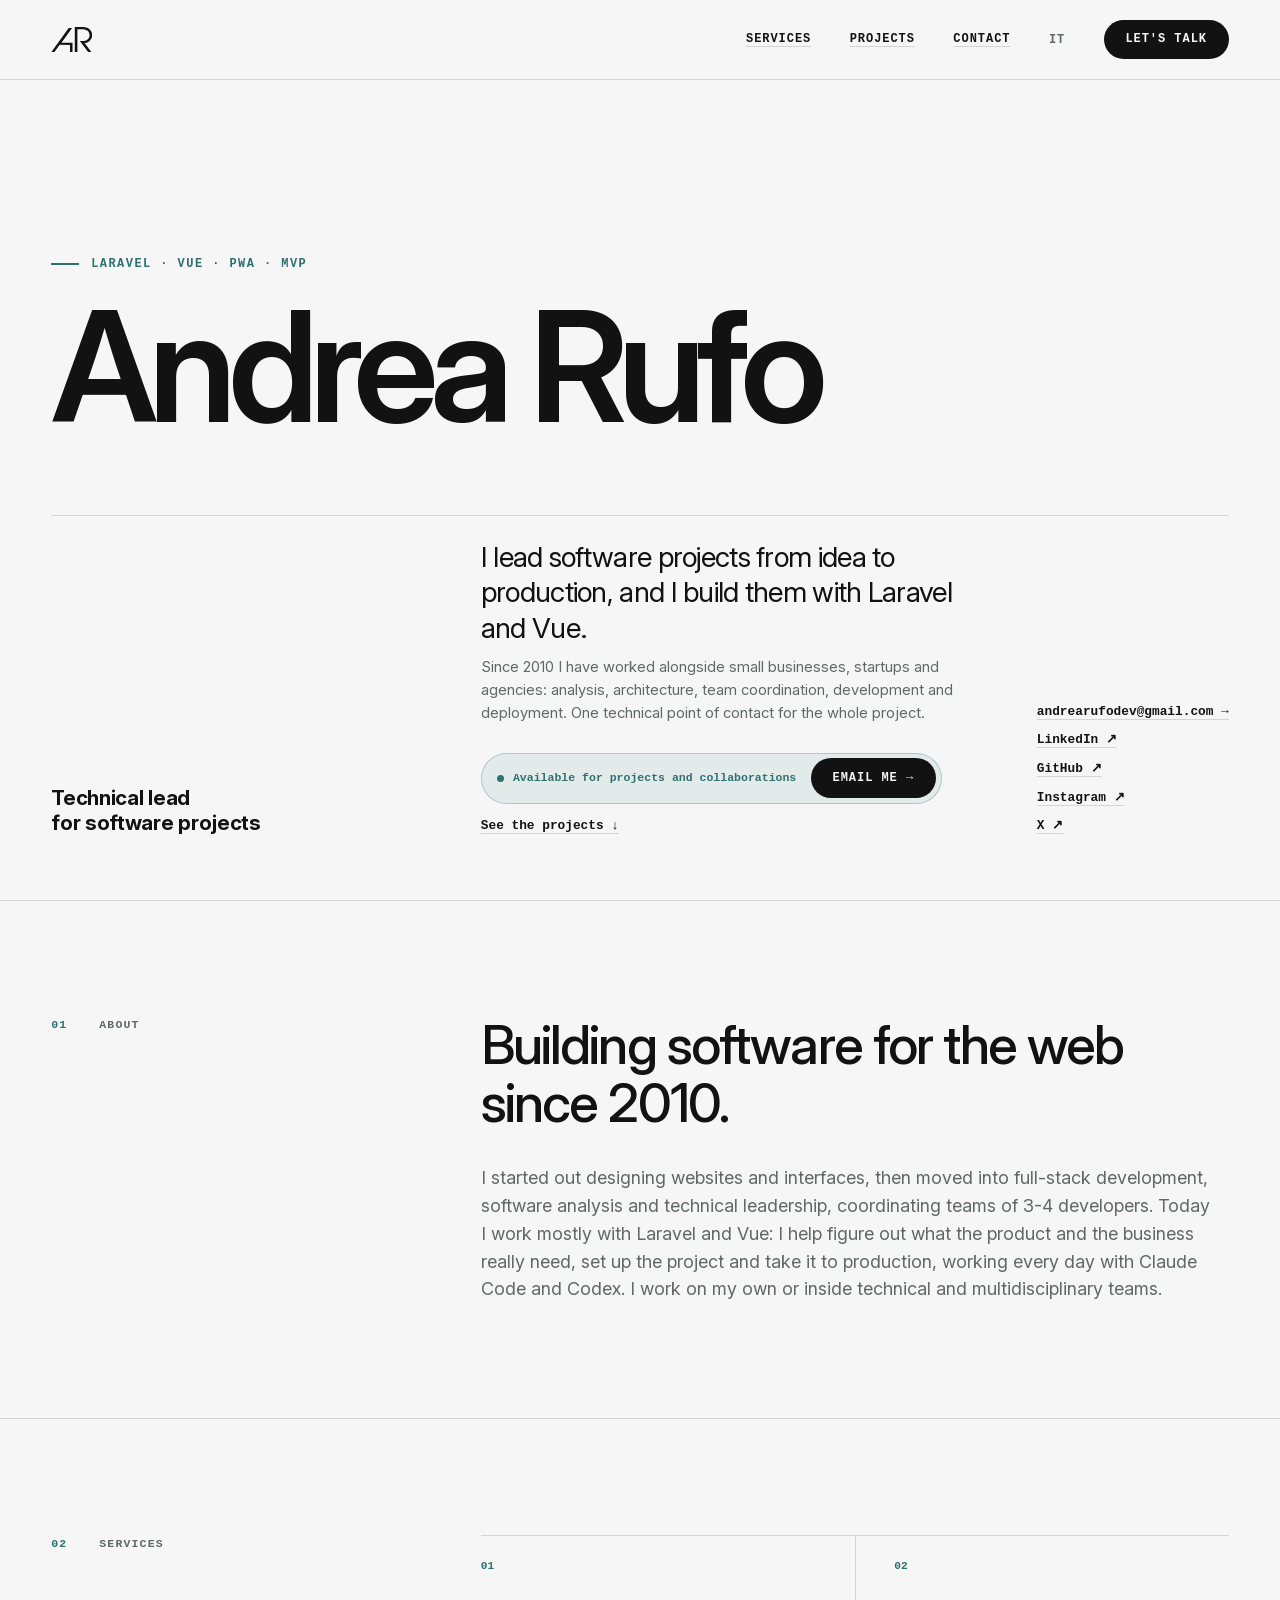
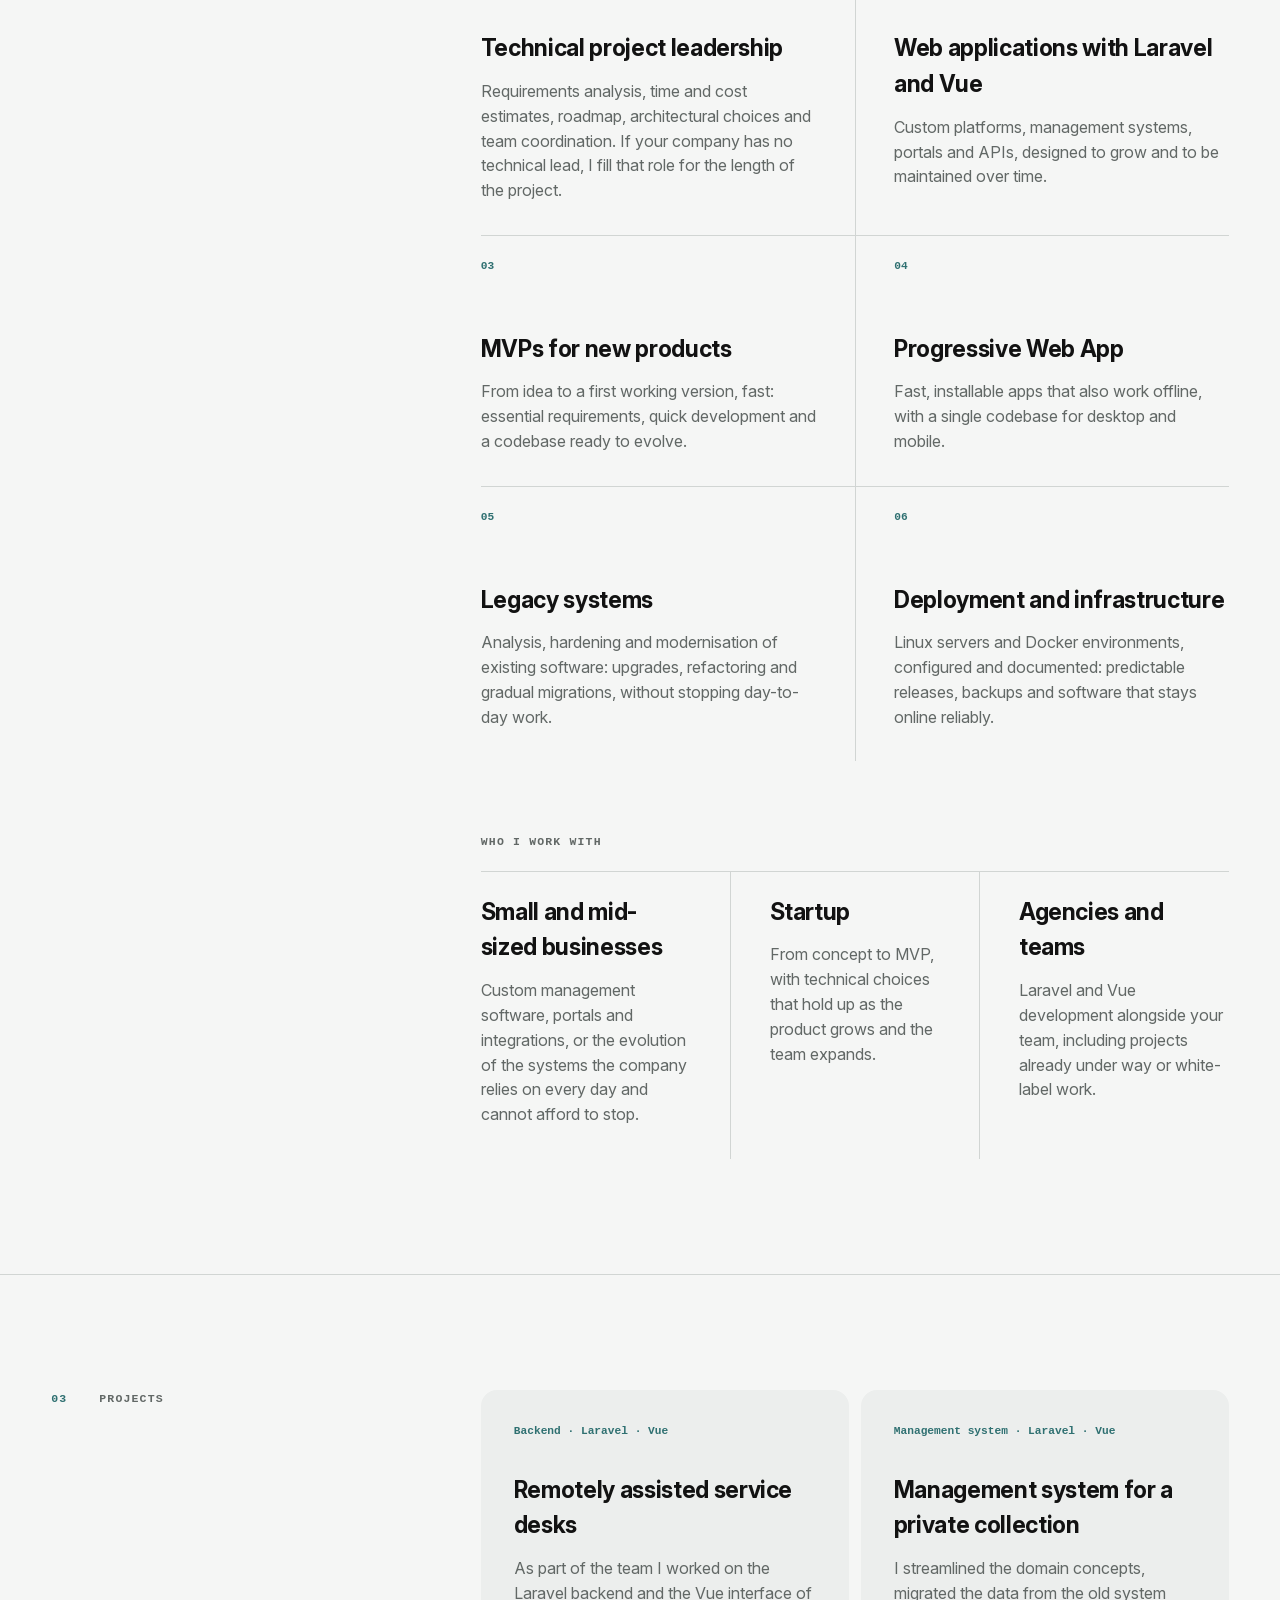
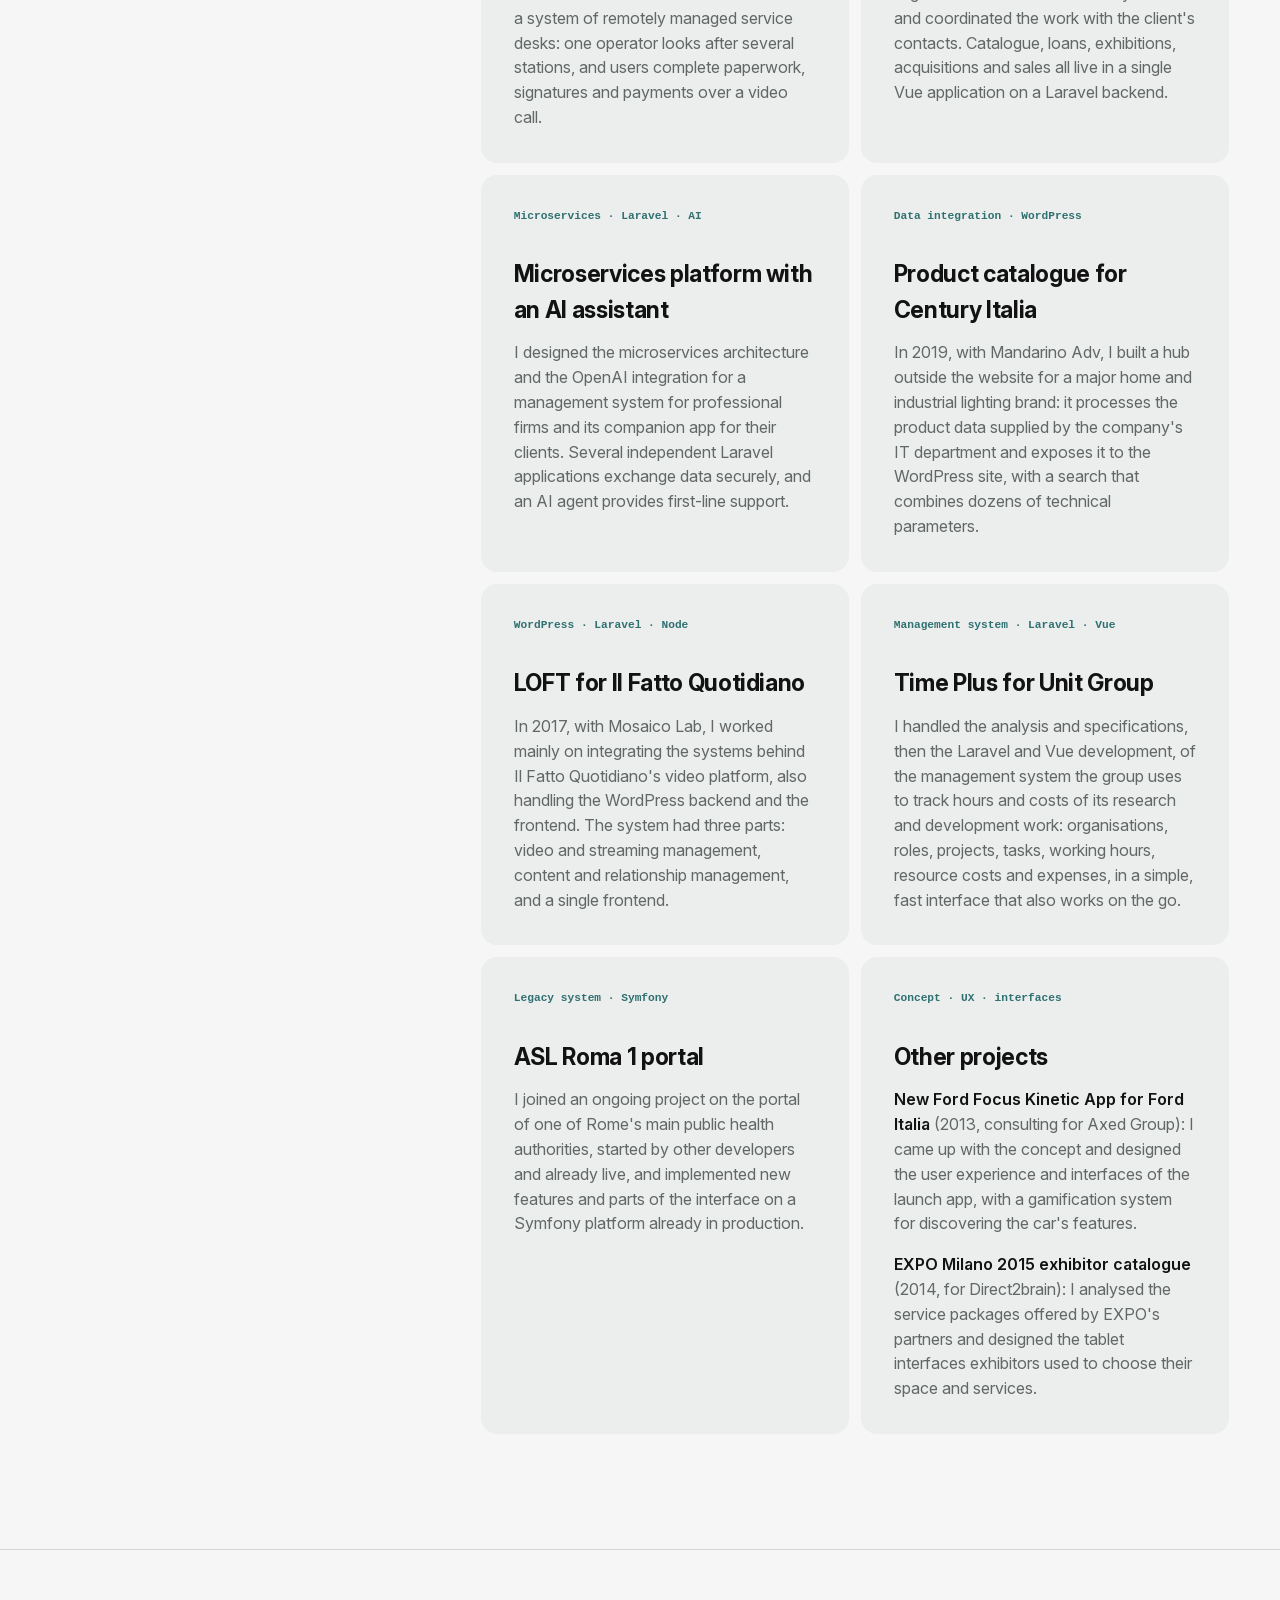
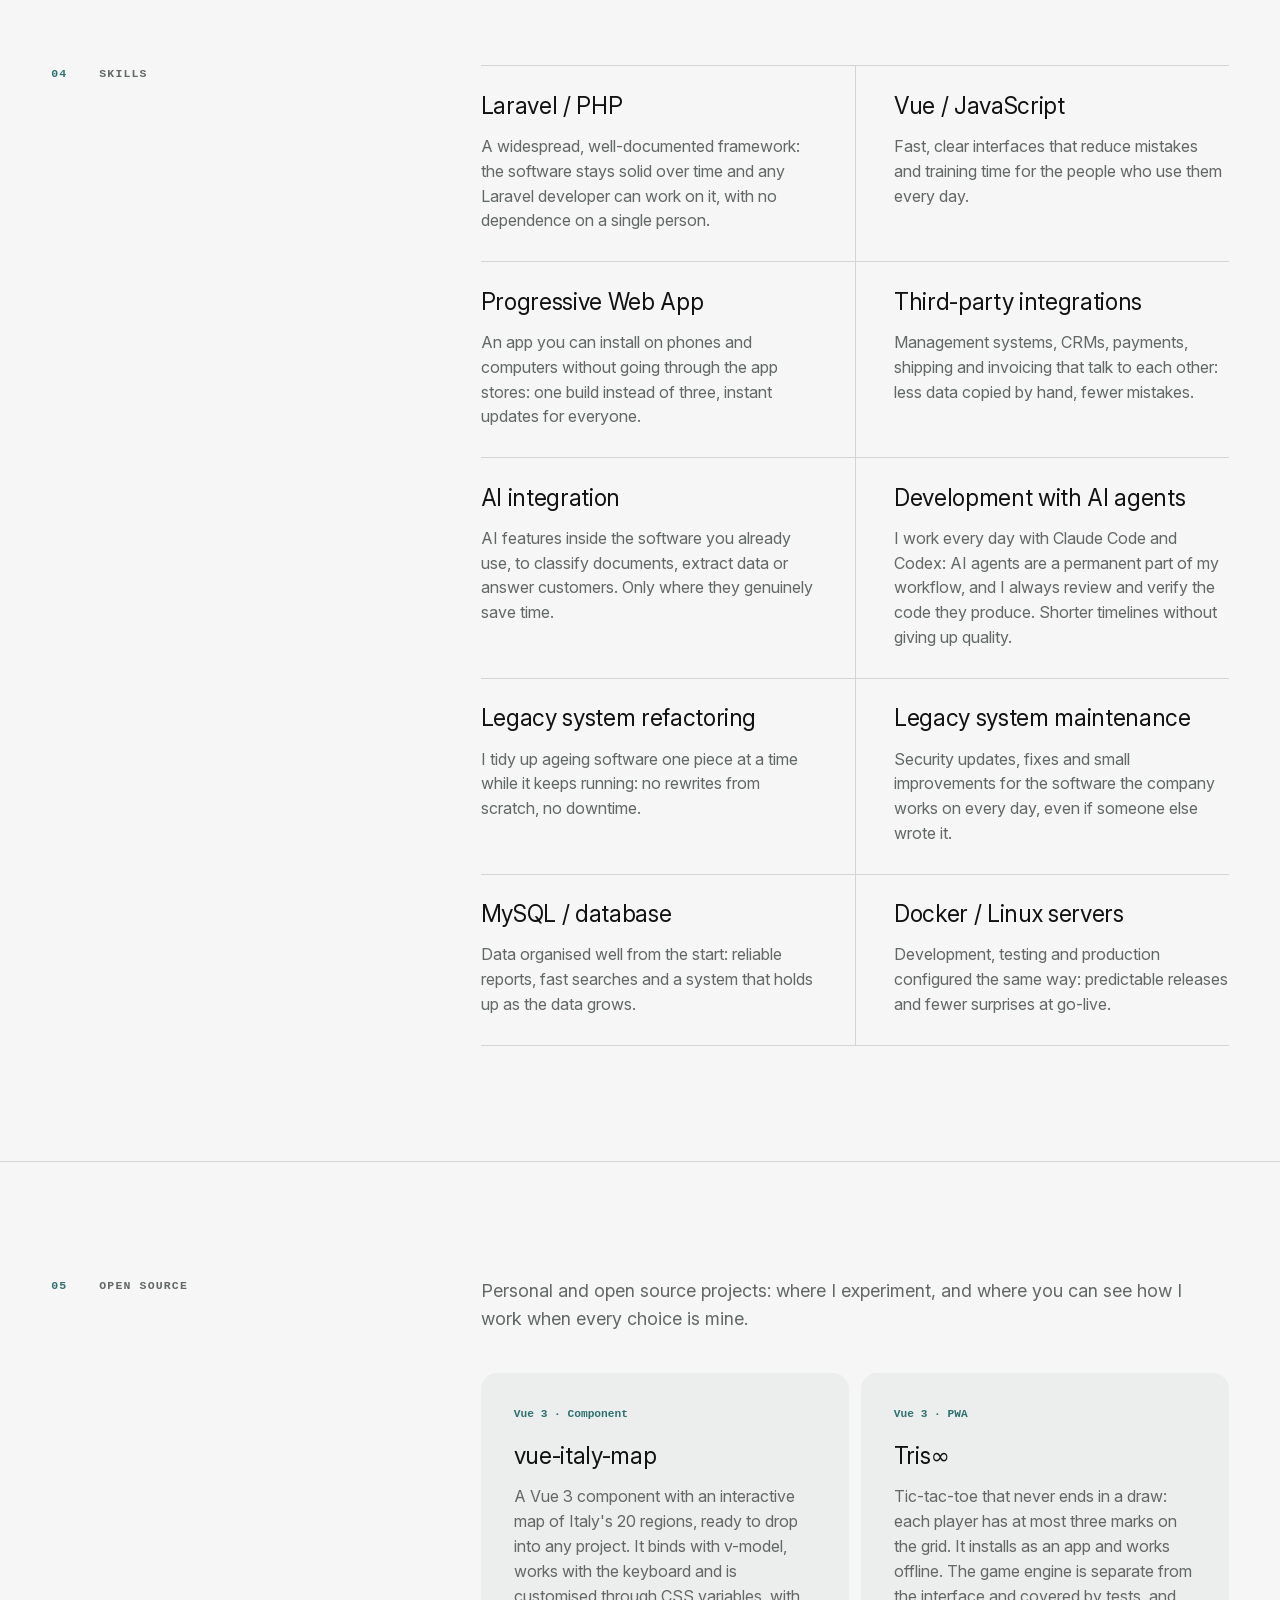
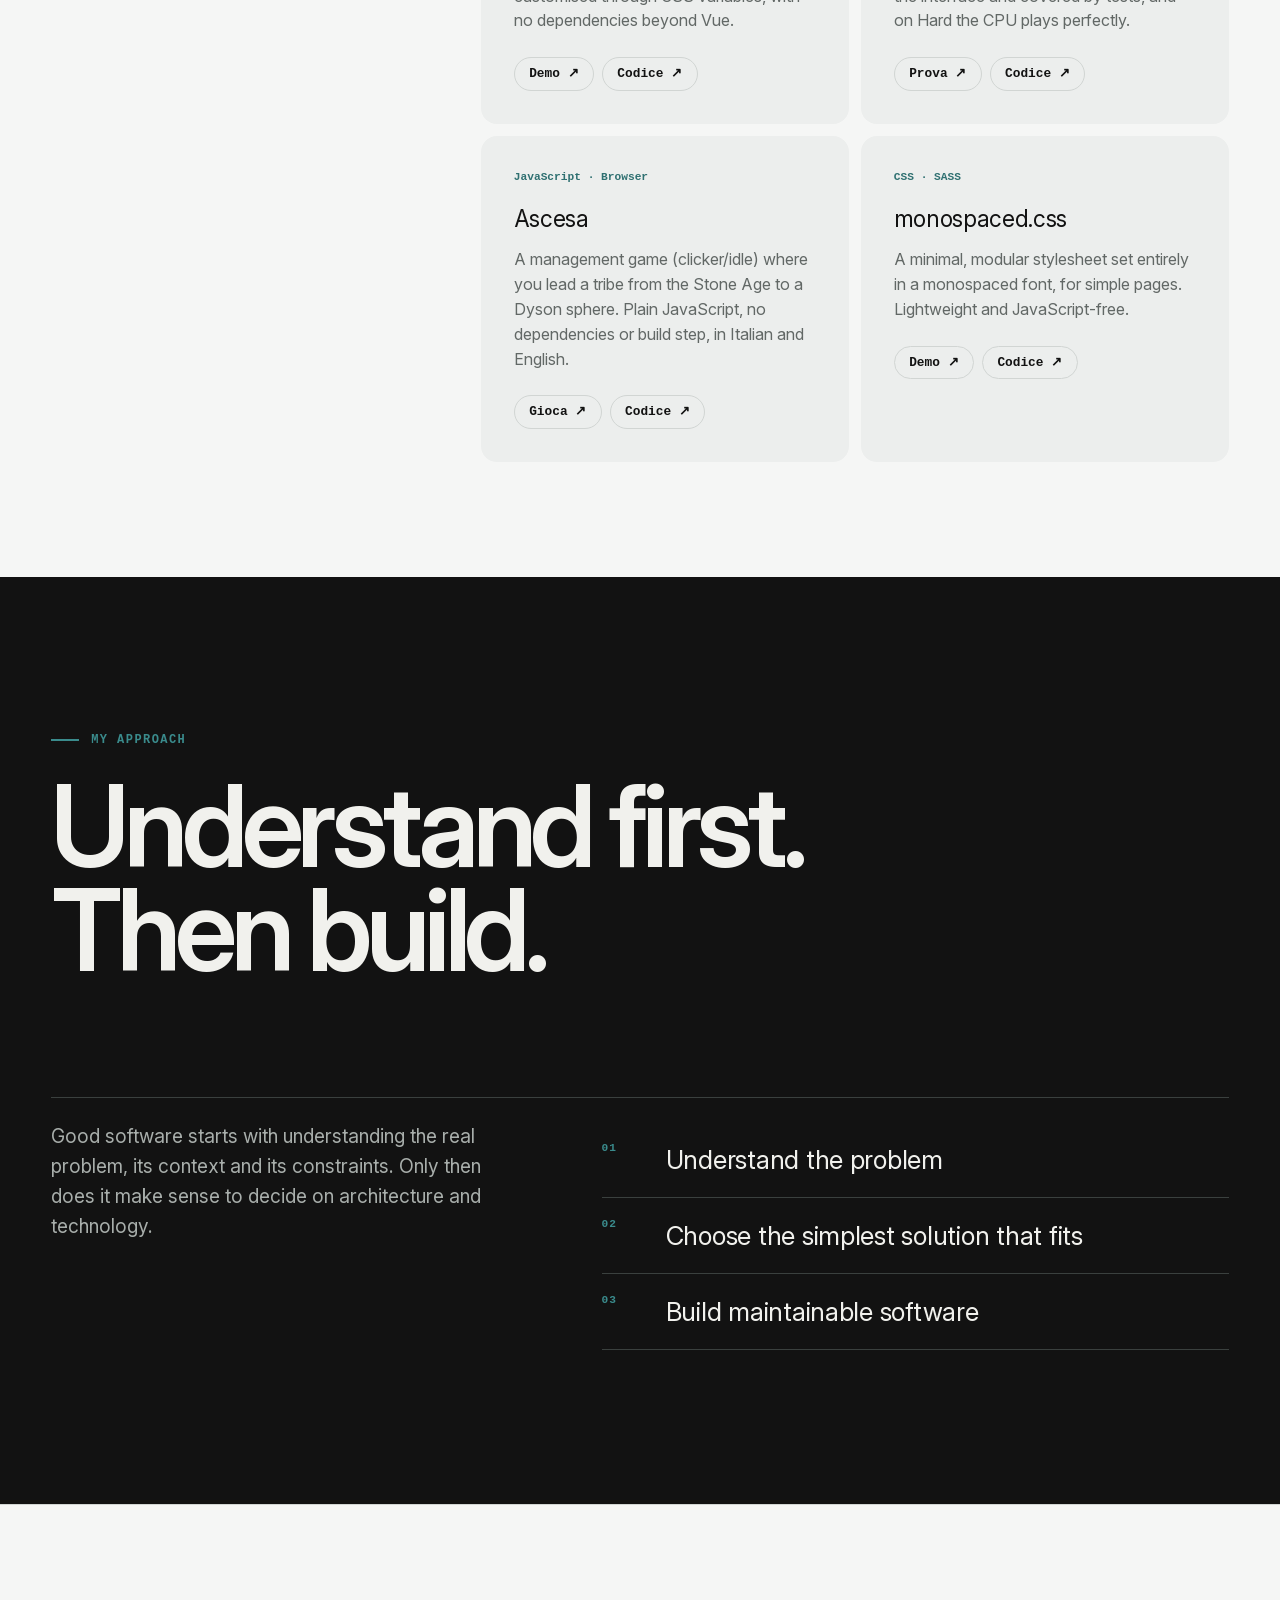
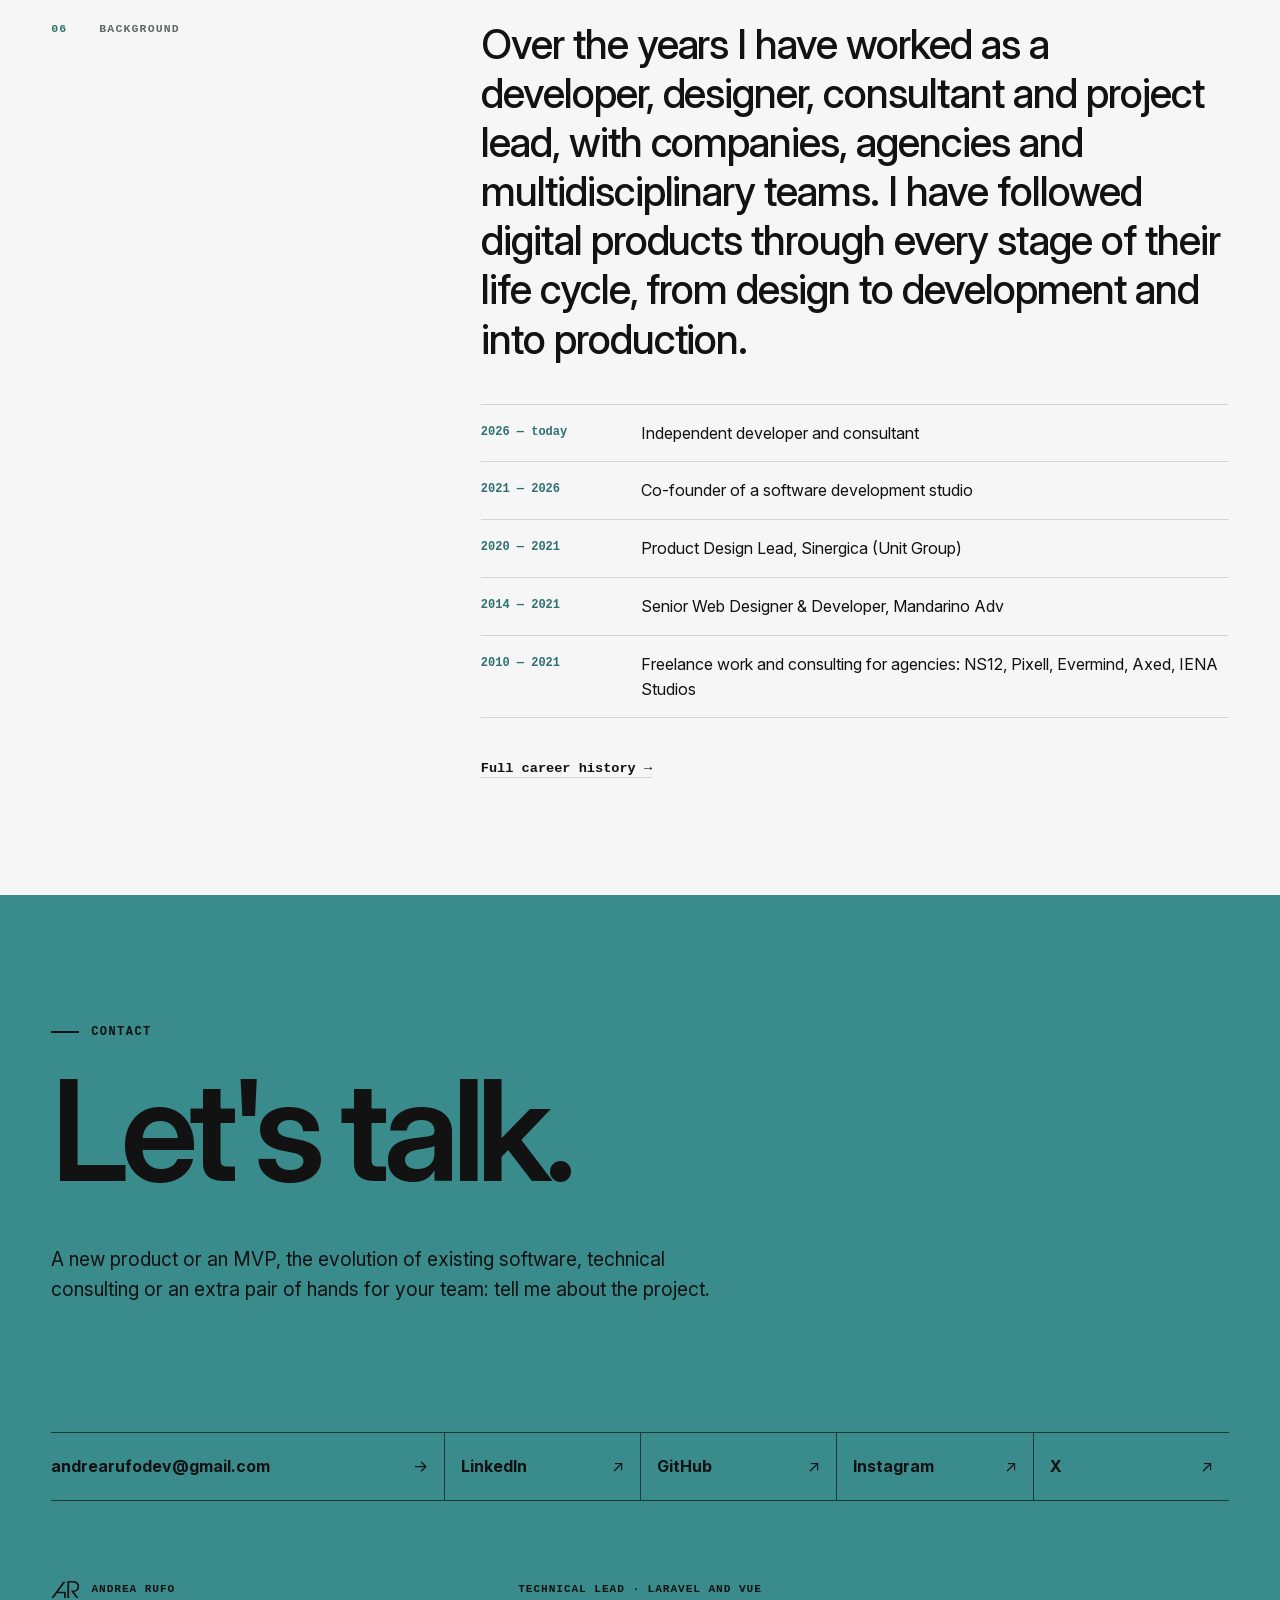
<file: en/index.html>
<!doctype html>
<html lang="en">
<head>
  <meta charset="utf-8">
  <meta name="viewport" content="width=device-width, initial-scale=1">
  <meta name="description" content="Andrea Rufo has led and built software projects for small businesses, startups and agencies since 2010: analysis, architecture, team coordination and development with Laravel and Vue, all the way to production.">
  <meta name="theme-color" content="#F5F6F5" media="(prefers-color-scheme: light)">
  <meta name="theme-color" content="#121212" media="(prefers-color-scheme: dark)">
  <link rel="canonical" href="https://rufo.dev/en/">
  <link rel="alternate" hreflang="it" href="https://rufo.dev/">
  <link rel="alternate" hreflang="en" href="https://rufo.dev/en/">
  <link rel="alternate" hreflang="x-default" href="https://rufo.dev/">
  <link rel="icon" href="/favicon.svg" type="image/svg+xml">
  <link rel="icon" href="/favicon.ico" sizes="any">
  <link rel="apple-touch-icon" href="/apple-touch-icon.png">
  <meta property="og:type" content="website">
  <meta property="og:locale" content="en_GB">
  <meta property="og:locale:alternate" content="it_IT">
  <meta property="og:title" content="Andrea Rufo — Software projects with Laravel and Vue, from idea to production">
  <meta property="og:description" content="Technical leadership and development of software projects with Laravel and Vue: MVPs, PWAs, legacy systems, from idea to production.">
  <meta property="og:url" content="https://rufo.dev/en/">
  <meta property="og:image" content="https://rufo.dev/og-image-en.png">
  <meta property="og:image:width" content="1200">
  <meta property="og:image:height" content="630">
  <meta property="og:image:alt" content="Andrea Rufo — Technical lead for software projects">
  <meta name="twitter:card" content="summary_large_image">
  <meta name="twitter:title" content="Andrea Rufo — Software projects with Laravel and Vue, from idea to production">
  <meta name="twitter:description" content="Technical leadership and development of software projects with Laravel and Vue.">
  <meta name="twitter:image" content="https://rufo.dev/og-image-en.png">
  <link rel="preload" href="../fonts/inter-variable.woff2" as="font" type="font/woff2" crossorigin>
  <link rel="stylesheet" href="../css/style.css?v=202611271025">
  <title>Andrea Rufo — Software projects with Laravel and Vue, from idea to production</title>
  <script type="application/ld+json">
    {
      "@context": "https://schema.org",
      "@type": "Person",
      "name": "Andrea Rufo",
      "url": "https://rufo.dev/en/",
      "image": "https://rufo.dev/og-image-en.png",
      "jobTitle": "Technical lead for software projects and full-stack developer",
      "email": "mailto:andrearufodev@gmail.com",
      "knowsAbout": ["Laravel", "PHP", "Vue.js", "Progressive Web App", "MVP", "AI integration", "Legacy system modernisation", "Claude Code", "Codex"],
      "sameAs": [
        "https://www.linkedin.com/in/andrearufo",
        "https://github.com/andrearufo",
        "https://www.instagram.com/rufo.dev/",
        "https://x.com/andrearufo"
      ]
    }
  </script>
</head>
<body>
  <svg hidden><symbol id="ar" viewBox="0 0 270 168"><path d="M19.5,167.8H0l116.4-161h22l-70,95.9h72.9v65.1h-16.6v-50.4l-67.3-0.1L19.5,167.8z"/><path d="M156.2,167.8V0.1h42.6c13.5,0,24.2,1.1,32.1,3.2c7.9,2.1,14.5,5.4,19.7,9.7c5.3,4.4,9.5,9.4,12.8,15.3c4.3,8,6.5,16.4,6.5,25.4c0,8.4-1.8,16.3-5.4,23.8c-3.6,7.5-9.3,13.7-16.9,18.6c-7.7,4.9-16.8,8-27.4,9.1l47.3,62.5h-21.1l-56.8-75.9c12.8-0.1,21.1-0.3,24.9-0.6c6.3-0.5,11.4-1.5,15.3-3c3.9-1.5,7.8-3.9,11.5-7.2c3.7-3.3,6.7-7.4,8.8-12.3c2.1-4.9,3.2-9.9,3.2-15c0-6.3-1.4-12.1-4.3-17.5c-2.9-5.4-6.5-9.7-10.9-12.8c-3.2-2.3-7.7-4.2-13.7-5.8c-6-1.6-13.3-2.4-22-2.4h-29.2v152.4H156.2z"/></symbol></svg>
  <a class="skip" href="#main">Skip to content</a>

  <header class="site-header">
    <nav class="nav shell" aria-label="Main navigation">
      <a class="mark" href="#top" aria-label="Andrea Rufo, back to top"><svg viewBox="0 0 270 168" aria-hidden="true"><use href="#ar"/></svg></a>
      <ul class="nav-links">
        <li><a href="#services">Services</a></li>
        <li><a href="#work">Projects</a></li>
        <li><a href="#contact">Contact</a></li>
      </ul>
      <a class="lang" href="/" hreflang="it" lang="it" aria-label="Versione italiana">IT</a>
      <a class="btn btn-primary nav-cta" href="mailto:andrearufodev@gmail.com">Let's talk</a>
    </nav>
  </header>

  <main id="main">
    <section class="hero shell" id="top" aria-labelledby="hero-title">
      <div class="hero-inner">
        <p class="eyebrow">Laravel · Vue · PWA · MVP</p>
        <h1 id="hero-title">Andrea Rufo</h1>
        <div class="hero-bottom">
          <p class="role">Technical lead<br>for software projects</p>
          <div class="hero-main">
            <div class="intro">
              <p>I lead software projects from idea to production, and I build them with Laravel and Vue.</p>
              <p class="intro-support">Since 2010 I have worked alongside small businesses, startups and agencies: analysis, architecture, team coordination, development and deployment. One technical point of contact for the whole project.</p>
              <div class="hero-cta">
                <div class="availability-cta">
                  <p class="availability">Available for projects and collaborations</p>
                  <a class="btn btn-primary" href="mailto:andrearufodev@gmail.com">Email me →</a>
                </div>
                <a class="text-link" href="#work">See the projects ↓</a>
              </div>
            </div>
            <div class="hero-links">
              <a href="mailto:andrearufodev@gmail.com">andrearufodev@gmail.com →</a>
              <a href="https://www.linkedin.com/in/andrearufo" target="_blank" rel="noreferrer">LinkedIn ↗</a>
              <a href="https://github.com/andrearufo" target="_blank" rel="noreferrer">GitHub ↗</a>
              <a href="https://www.instagram.com/rufo.dev/" target="_blank" rel="noreferrer">Instagram ↗</a>
              <a href="https://x.com/andrearufo" target="_blank" rel="noreferrer">X ↗</a>
            </div>
          </div>
        </div>
      </div>
    </section>

    <section class="section shell" id="about" aria-labelledby="about-label">
      <div class="section-grid">
        <h2 class="section-label" id="about-label"><span>01</span> About</h2>
        <div>
          <p class="lead">Building software for the web since 2010.</p>
          <p class="body-copy">I started out designing websites and interfaces, then moved into full-stack development, software analysis and technical leadership, coordinating teams of 3-4 developers. Today I work mostly with Laravel and Vue: I help figure out what the product and the business really need, set up the project and take it to production, working every day with Claude Code and Codex. I work on my own or inside technical and multidisciplinary teams.</p>
        </div>
      </div>
    </section>

    <section class="section shell" id="services" aria-labelledby="services-label">
      <div class="section-grid">
        <h2 class="section-label" id="services-label"><span>02</span> Services</h2>
        <div>
          <div class="services">
            <article class="service">
              <span class="service-number">01</span>
              <h3>Technical project leadership</h3>
              <p>Requirements analysis, time and cost estimates, roadmap, architectural choices and team coordination. If your company has no technical lead, I fill that role for the length of the project.</p>
            </article>
            <article class="service">
              <span class="service-number">02</span>
              <h3>Web applications with Laravel and Vue</h3>
              <p>Custom platforms, management systems, portals and APIs, designed to grow and to be maintained over time.</p>
            </article>
            <article class="service">
              <span class="service-number">03</span>
              <h3>MVPs for new products</h3>
              <p>From idea to a first working version, fast: essential requirements, quick development and a codebase ready to evolve.</p>
            </article>
            <article class="service">
              <span class="service-number">04</span>
              <h3>Progressive Web App</h3>
              <p>Fast, installable apps that also work offline, with a single codebase for desktop and mobile.</p>
            </article>
            <article class="service">
              <span class="service-number">05</span>
              <h3>Legacy systems</h3>
              <p>Analysis, hardening and modernisation of existing software: upgrades, refactoring and gradual migrations, without stopping day-to-day work.</p>
            </article>
            <article class="service">
              <span class="service-number">06</span>
              <h3>Deployment and infrastructure</h3>
              <p>Linux servers and Docker environments, configured and documented: predictable releases, backups and software that stays online reliably.</p>
            </article>
          </div>
          <div class="clients" id="clients">
            <h3 class="clients-title">Who I work with</h3>
            <div class="services services-3">
              <article class="service">
                <h3>Small and mid-sized businesses</h3>
                <p>Custom management software, portals and integrations, or the evolution of the systems the company relies on every day and cannot afford to stop.</p>
              </article>
              <article class="service">
                <h3>Startup</h3>
                <p>From concept to MVP, with technical choices that hold up as the product grows and the team expands.</p>
              </article>
              <article class="service">
                <h3>Agencies and teams</h3>
                <p>Laravel and Vue development alongside your team, including projects already under way or white-label work.</p>
              </article>
            </div>
          </div>
        </div>
      </div>
    </section>

    <section class="section shell" id="work" aria-labelledby="work-label">
      <div class="section-grid">
        <h2 class="section-label" id="work-label"><span>03</span> Projects</h2>
        <div class="services" tabindex="0" aria-label="Projects">
          <article class="service">
            <span class="service-number">Backend · Laravel · Vue</span>
            <h3>Remotely assisted service desks</h3>
            <p>As part of the team I worked on the Laravel backend and the Vue interface of a system of remotely managed service desks: one operator looks after several stations, and users complete paperwork, signatures and payments over a video call.</p>
          </article>
          <article class="service">
            <span class="service-number">Management system · Laravel · Vue</span>
            <h3>Management system for a private collection</h3>
            <p>I streamlined the domain concepts, migrated the data from the old system and coordinated the work with the client's contacts. Catalogue, loans, exhibitions, acquisitions and sales all live in a single Vue application on a Laravel backend.</p>
          </article>
          <article class="service">
            <span class="service-number">Microservices · Laravel · AI</span>
            <h3>Microservices platform with an AI assistant</h3>
            <p>I designed the microservices architecture and the OpenAI integration for a management system for professional firms and its companion app for their clients. Several independent Laravel applications exchange data securely, and an AI agent provides first-line support.</p>
          </article>
          <article class="service">
            <span class="service-number">Data integration · WordPress</span>
            <h3>Product catalogue for Century Italia</h3>
            <p>In 2019, with Mandarino Adv, I built a hub outside the website for a major home and industrial lighting brand: it processes the product data supplied by the company's IT department and exposes it to the WordPress site, with a search that combines dozens of technical parameters.</p>
          </article>
          <article class="service">
            <span class="service-number">WordPress · Laravel · Node</span>
            <h3>LOFT for Il Fatto Quotidiano</h3>
            <p>In 2017, with Mosaico Lab, I worked mainly on integrating the systems behind Il Fatto Quotidiano's video platform, also handling the WordPress backend and the frontend. The system had three parts: video and streaming management, content and relationship management, and a single frontend.</p>
          </article>
          <article class="service">
            <span class="service-number">Management system · Laravel · Vue</span>
            <h3>Time Plus for Unit Group</h3>
            <p>I handled the analysis and specifications, then the Laravel and Vue development, of the management system the group uses to track hours and costs of its research and development work: organisations, roles, projects, tasks, working hours, resource costs and expenses, in a simple, fast interface that also works on the go.</p>
          </article>
          <article class="service">
            <span class="service-number">Legacy system · Symfony</span>
            <h3>ASL Roma 1 portal</h3>
            <p>I joined an ongoing project on the portal of one of Rome's main public health authorities, started by other developers and already live, and implemented new features and parts of the interface on a Symfony platform already in production.</p>
          </article>
          <article class="service">
            <span class="service-number">Concept · UX · interfaces</span>
            <h3>Other projects</h3>
            <ul class="service-list">
              <li><strong>New Ford Focus Kinetic App for Ford Italia</strong> (2013, consulting for Axed Group): I came up with the concept and designed the user experience and interfaces of the launch app, with a gamification system for discovering the car's features.</li>
              <li><strong>EXPO Milano 2015 exhibitor catalogue</strong> (2014, for Direct2brain): I analysed the service packages offered by EXPO's partners and designed the tablet interfaces exhibitors used to choose their space and services.</li>
            </ul>
          </article>
        </div>
        <p class="work-counter" aria-hidden="true"><span>1</span> / 8</p>
      </div>
    </section>

    <section class="section shell" id="technology" aria-labelledby="technology-label">
      <div class="section-grid">
        <h2 class="section-label" id="technology-label"><span>04</span> Skills</h2>
        <ul class="technology-list">
          <li>
            <h3>Laravel / PHP</h3>
            <p>A widespread, well-documented framework: the software stays solid over time and any Laravel developer can work on it, with no dependence on a single person.</p>
          </li>
          <li>
            <h3>Vue / JavaScript</h3>
            <p>Fast, clear interfaces that reduce mistakes and training time for the people who use them every day.</p>
          </li>
          <li>
            <h3>Progressive Web App</h3>
            <p>An app you can install on phones and computers without going through the app stores: one build instead of three, instant updates for everyone.</p>
          </li>
          <li>
            <h3>Third-party integrations</h3>
            <p>Management systems, CRMs, payments, shipping and invoicing that talk to each other: less data copied by hand, fewer mistakes.</p>
          </li>
          <li>
            <h3>AI integration</h3>
            <p>AI features inside the software you already use, to classify documents, extract data or answer customers. Only where they genuinely save time.</p>
          </li>
          <li>
            <h3>Development with AI agents</h3>
            <p>I work every day with Claude Code and Codex: AI agents are a permanent part of my workflow, and I always review and verify the code they produce. Shorter timelines without giving up quality.</p>
          </li>
          <li>
            <h3>Legacy system refactoring</h3>
            <p>I tidy up ageing software one piece at a time while it keeps running: no rewrites from scratch, no downtime.</p>
          </li>
          <li>
            <h3>Legacy system maintenance</h3>
            <p>Security updates, fixes and small improvements for the software the company works on every day, even if someone else wrote it.</p>
          </li>
          <li>
            <h3>MySQL / database</h3>
            <p>Data organised well from the start: reliable reports, fast searches and a system that holds up as the data grows.</p>
          </li>
          <li>
            <h3>Docker / Linux servers</h3>
            <p>Development, testing and production configured the same way: predictable releases and fewer surprises at go-live.</p>
          </li>
        </ul>
      </div>
    </section>

    <section class="section oss shell" id="opensource" aria-labelledby="opensource-label">
      <div class="section-grid">
        <h2 class="section-label" id="opensource-label"><span>05</span> Open source</h2>
        <div>
          <p class="body-copy">Personal and open source projects: where I experiment, and where you can see how I work when every choice is mine.</p>
          <ul class="technology-list">
          <li>
            <span class="oss-meta">Vue 3 · Component</span>
            <h3>vue-italy-map</h3>
            <p>A Vue 3 component with an interactive map of Italy's 20 regions, ready to drop into any project. It binds with v-model, works with the keyboard and is customised through CSS variables, with no dependencies beyond Vue.</p>
            <div class="oss-links">
              <a href="https://andrearufo.github.io/vue-italy-map/" target="_blank" rel="noreferrer">Demo ↗</a>
              <a href="https://github.com/andrearufo/vue-italy-map" target="_blank" rel="noreferrer">Codice ↗</a>
            </div>
          </li>
          <li>
            <span class="oss-meta">Vue 3 · PWA</span>
            <h3>Tris∞</h3>
            <p>Tic-tac-toe that never ends in a draw: each player has at most three marks on the grid. It installs as an app and works offline. The game engine is separate from the interface and covered by tests, and on Hard the CPU plays perfectly.</p>
            <div class="oss-links">
              <a href="https://andrearufo.github.io/modernxo/" target="_blank" rel="noreferrer">Prova ↗</a>
              <a href="https://github.com/andrearufo/modernxo" target="_blank" rel="noreferrer">Codice ↗</a>
            </div>
          </li>
          <li>
            <span class="oss-meta">JavaScript · Browser</span>
            <h3>Ascesa</h3>
            <p>A management game (clicker/idle) where you lead a tribe from the Stone Age to a Dyson sphere. Plain JavaScript, no dependencies or build step, in Italian and English.</p>
            <div class="oss-links">
              <a href="https://andrearufo.github.io/ascesa/" target="_blank" rel="noreferrer">Gioca ↗</a>
              <a href="https://github.com/andrearufo/ascesa" target="_blank" rel="noreferrer">Codice ↗</a>
            </div>
          </li>
          <li>
            <span class="oss-meta">CSS · SASS</span>
            <h3>monospaced.css</h3>
            <p>A minimal, modular stylesheet set entirely in a monospaced font, for simple pages. Lightweight and JavaScript-free.</p>
            <div class="oss-links">
              <a href="https://andrearufo.github.io/monospaced.css/" target="_blank" rel="noreferrer">Demo ↗</a>
              <a href="https://github.com/andrearufo/monospaced.css" target="_blank" rel="noreferrer">Codice ↗</a>
            </div>
          </li>
          </ul>
        </div>
      </div>
    </section>

    <section class="approach" id="approach" aria-labelledby="approach-title">
      <div class="shell">
        <p class="eyebrow">My approach</p>
        <h2 id="approach-title">Understand first.<br>Then build.</h2>
        <div class="approach-detail">
          <p>Good software starts with understanding the real problem, its context and its constraints. Only then does it make sense to decide on architecture and technology.</p>
          <ol class="principles">
            <li>Understand the problem</li>
            <li>Choose the simplest solution that fits</li>
            <li>Build maintainable software</li>
          </ol>
        </div>
      </div>
    </section>

    <section class="section background shell" id="background" aria-labelledby="background-label">
      <div class="section-grid">
        <h2 class="section-label" id="background-label"><span>06</span> Background</h2>
        <div>
          <p class="background-copy">Over the years I have worked as a developer, designer, consultant and project lead, with companies, agencies and multidisciplinary teams. I have followed digital products through every stage of their life cycle, from design to development and into production.</p>
          <ol class="timeline">
            <li><span>2026 — today</span> Independent developer and consultant</li>
            <li><span>2021 — 2026</span> Co-founder of a software development studio</li>
            <li><span>2020 — 2021</span> Product Design Lead, Sinergica (Unit Group)</li>
            <li><span>2014 — 2021</span> Senior Web Designer &amp; Developer, Mandarino Adv</li>
            <li><span>2010 — 2021</span> Freelance work and consulting for agencies: NS12, Pixell, Evermind, Axed, IENA Studios</li>
          </ol>
          <a class="text-link" href="https://www.linkedin.com/in/andrearufo" target="_blank" rel="noreferrer">Full career history →</a>
        </div>
      </div>
    </section>

    <section class="contact" id="contact" aria-labelledby="contact-title">
      <div class="shell">
        <p class="eyebrow">Contact</p>
        <h2 id="contact-title">Let's talk.</h2>
        <p class="contact-copy">A new product or an MVP, the evolution of existing software, technical consulting or an extra pair of hands for your team: tell me about the project.</p>
        <div class="contact-links">
          <a href="mailto:andrearufodev@gmail.com">andrearufodev@gmail.com</a>
          <a href="https://www.linkedin.com/in/andrearufo" target="_blank" rel="noreferrer">LinkedIn</a>
          <a href="https://github.com/andrearufo" target="_blank" rel="noreferrer">GitHub</a>
          <a href="https://www.instagram.com/rufo.dev/" target="_blank" rel="noreferrer">Instagram</a>
          <a href="https://x.com/andrearufo" target="_blank" rel="noreferrer">X</a>
        </div>
        <footer class="footer">
          <span class="footer-mark"><svg viewBox="0 0 270 168" aria-hidden="true"><use href="#ar"/></svg>Andrea Rufo</span>
          <span>Technical lead · Laravel and Vue</span>
          <p class="now-playing" id="now-playing" hidden><img alt="" width="40" height="40" hidden><span class="now-playing-label"></span> <a target="_blank" rel="noreferrer"><span class="now-playing-title"></span><span class="now-playing-artist"></span></a><button class="now-playing-close" type="button" aria-label="Move the box to the bottom of the page">×</button></p>
        </footer>
      </div>
    </section>
  </main>
  <script>
    // Progetti su mobile: il contatore "1 / 8" segue la scheda visibile nel carosello
    (() => {
      const row = document.querySelector('#work .services'), out = document.querySelector('.work-counter span');
      const cards = [...row.children];
      row.addEventListener('scroll', () => {
        const left = row.getBoundingClientRect().left;
        const dist = cards.map(c => Math.abs(c.getBoundingClientRect().left - left));
        const atEnd = row.scrollLeft + row.clientWidth >= row.scrollWidth - 2;
        out.textContent = atEnd ? cards.length : dist.indexOf(Math.min(...dist)) + 1;
      }, { passive: true });
    })();

    // Brano in ascolto da Spotify, letto da Last.fm (rufoandrea). Senza chiave lo specchietto resta nascosto.
    (() => {
      const KEY = 'f3fbc5b48f8b51779716310b939c5450'; // chiave API Last.fm (sola lettura, può stare nel codice)
      const box = document.getElementById('now-playing');
      if (!KEY) return;
      // Su desktop, mentre ascolto, lo specchietto diventa un toast fisso, ma solo tra l'apertura e i contatti:
      // non copre i pulsanti in alto né i link in fondo. La × lo rimanda nel footer.
      let docked = false, live = false;
      const hero = document.getElementById('top'), contact = document.getElementById('contact');
      const place = () => {
        const clear = hero.getBoundingClientRect().bottom < 0 && contact.getBoundingClientRect().top > innerHeight;
        box.classList.toggle('is-toast', live && !docked && clear);
      };
      box.querySelector('.now-playing-close').onclick = () => { docked = true; place(); };
      addEventListener('scroll', place, { passive: true });
      addEventListener('resize', place);
      const url = 'https://ws.audioscrobbler.com/2.0/?method=user.getrecenttracks&user=rufoandrea&limit=1&format=json&api_key=' + KEY;
      const update = () => fetch(url).then(r => r.json()).then(d => {
        const t = d.recenttracks && d.recenttracks.track[0];
        if (!t) return;
        live = (t['@attr'] || {}).nowplaying === 'true';
        // nascosto se l'ultimo ascolto ha più di 12 ore
        if (!live && Date.now() - t.date.uts * 1000 > 432e5) { box.hidden = true; return; }
        box.querySelector('.now-playing-label').textContent = live ? '♪ Listening right now' : '♪ Last played';
        const a = box.querySelector('a');
        a.querySelector('.now-playing-title').textContent = t.name;
        a.querySelector('.now-playing-artist').textContent = t.artist['#text'];
        a.href = t.url;
        // 64px per gli schermi retina; Last.fm usa un'immagine segnaposto (2a96cbd8…) quando la copertina manca
        const img = box.querySelector('img'), src = (t.image[1] || {})['#text'] || '';
        img.hidden = !src || src.includes('2a96cbd8b46e442fc41c2b86b821562f');
        if (!img.hidden) img.src = src;
        place();
        box.hidden = false;
      }).catch(() => {});
      update();
      setInterval(update, 60000);
    })();
  </script>
  <!-- Cloudflare Web Analytics --><script type='module' src='https://static.cloudflareinsights.com/beacon.min.js' data-cf-beacon='{"token": "02189856243a4e34952206ecb50133f2"}'></script><!-- End Cloudflare Web Analytics -->
</body>
</html>
</file>
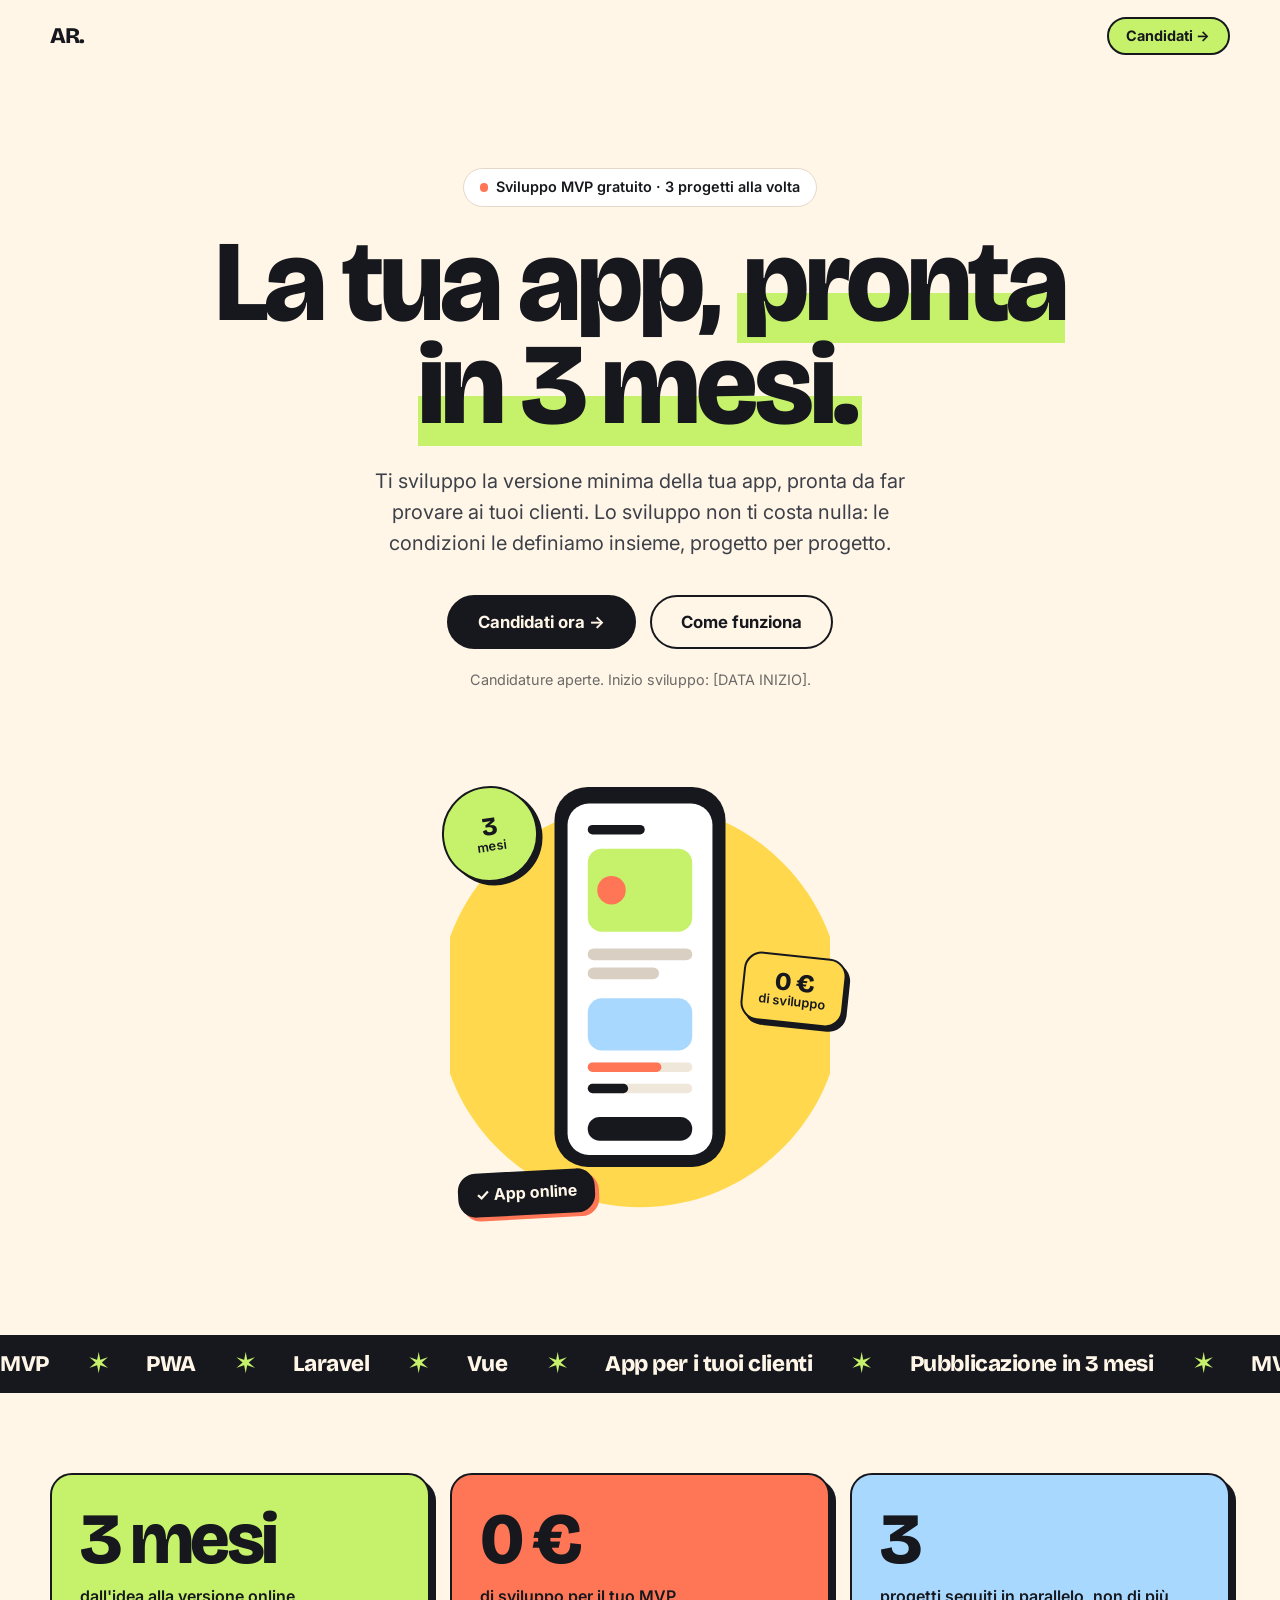
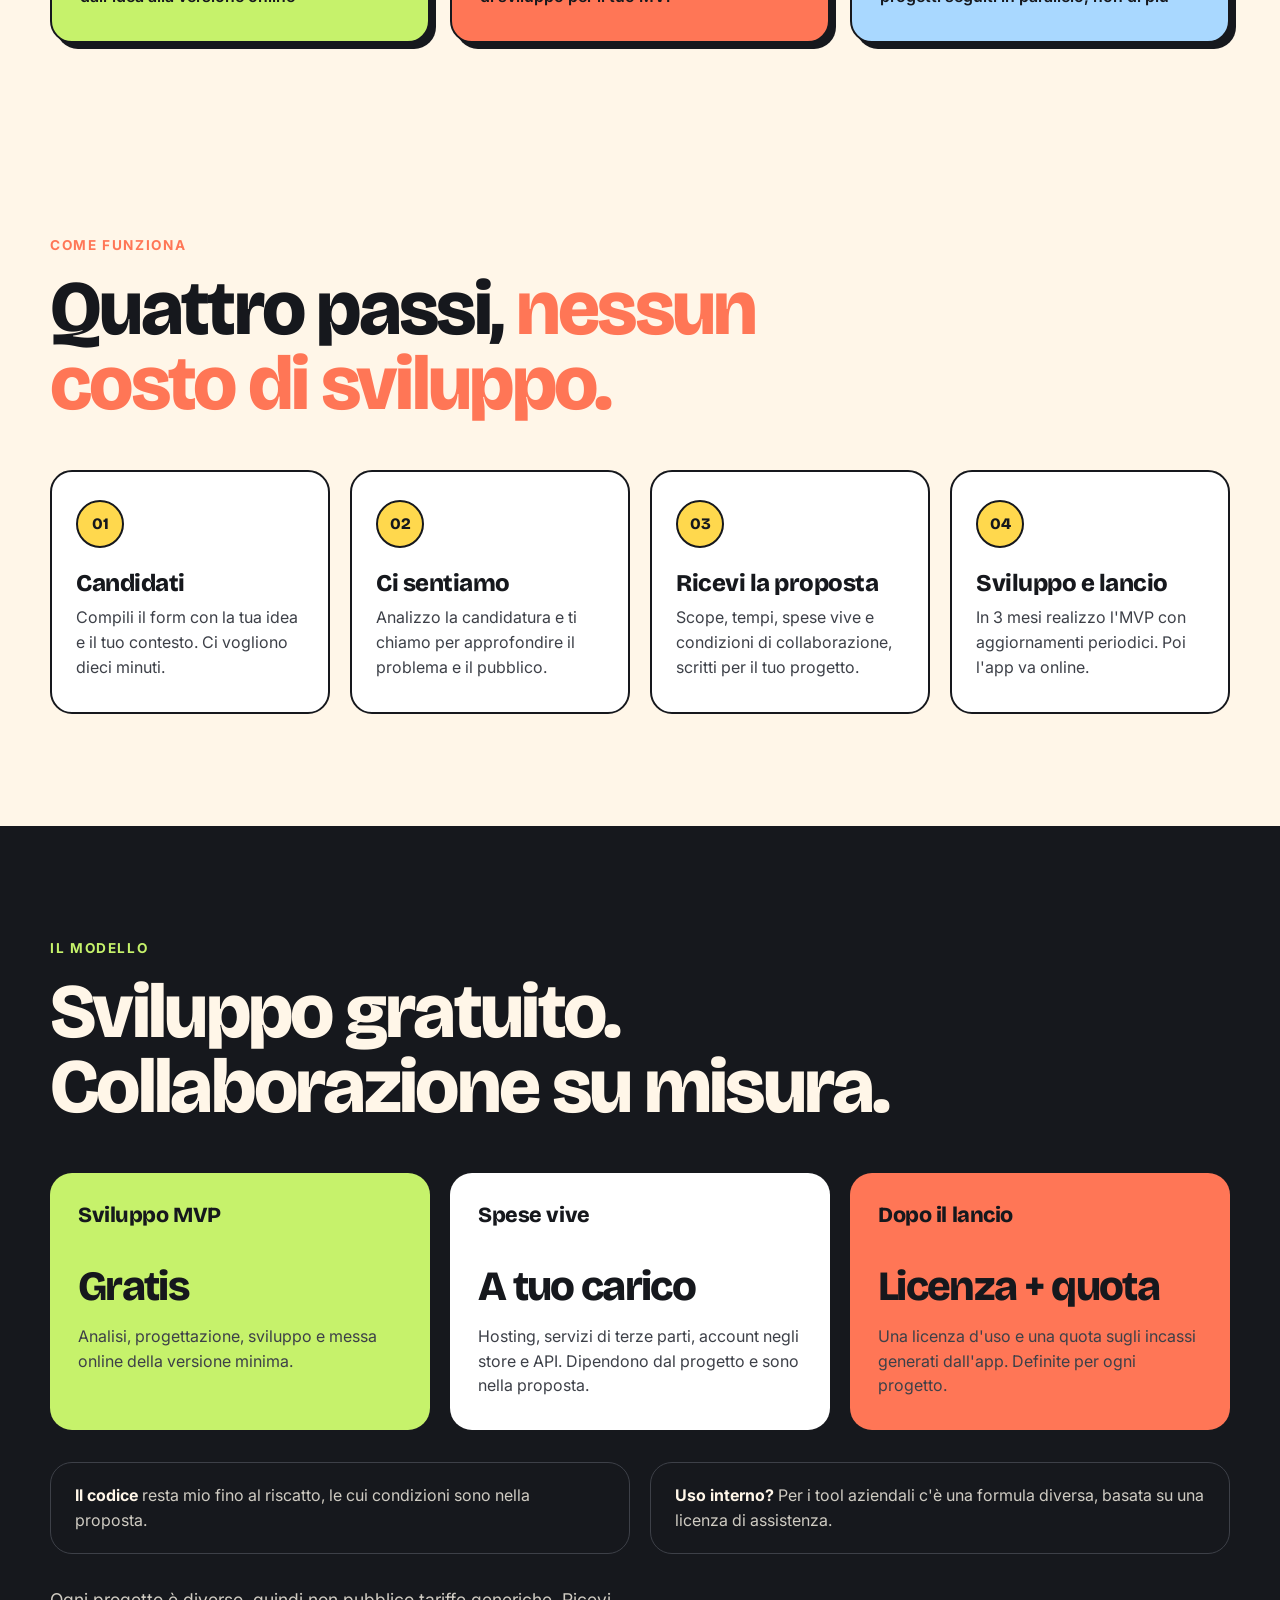
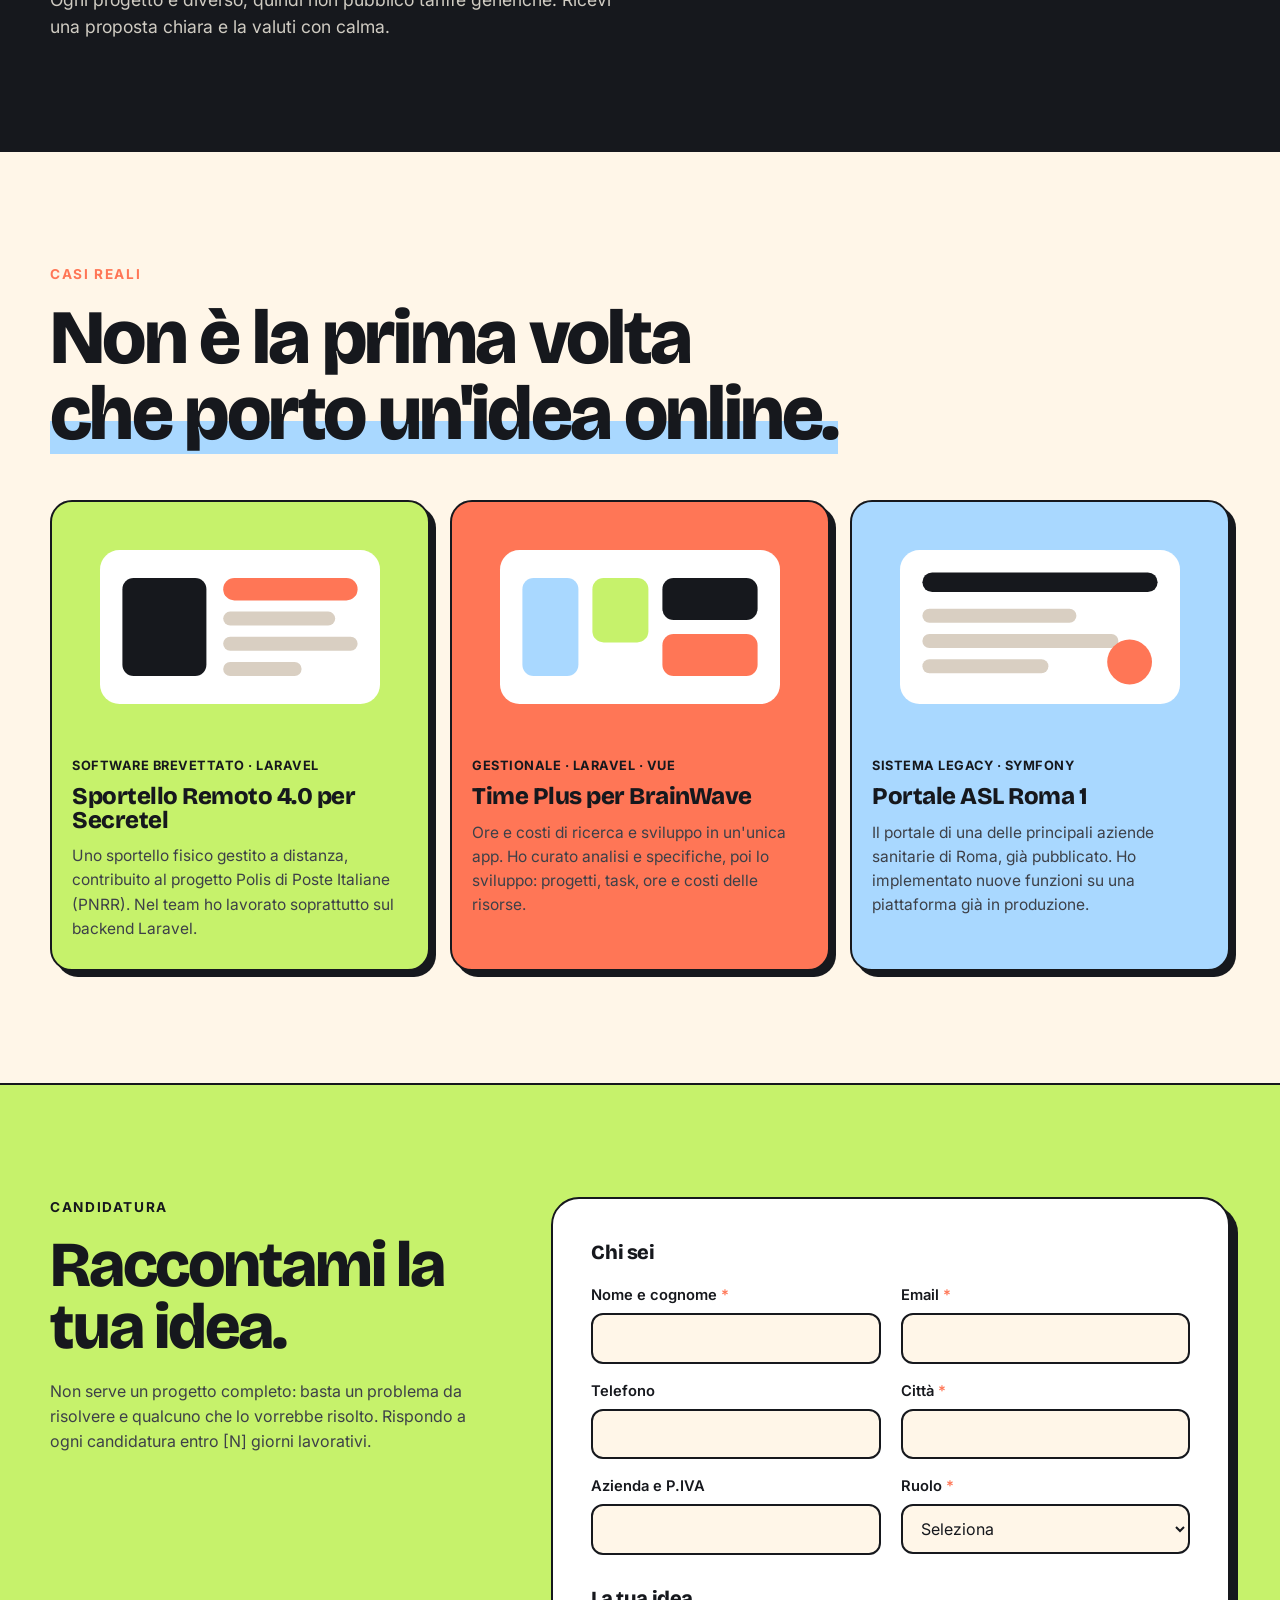
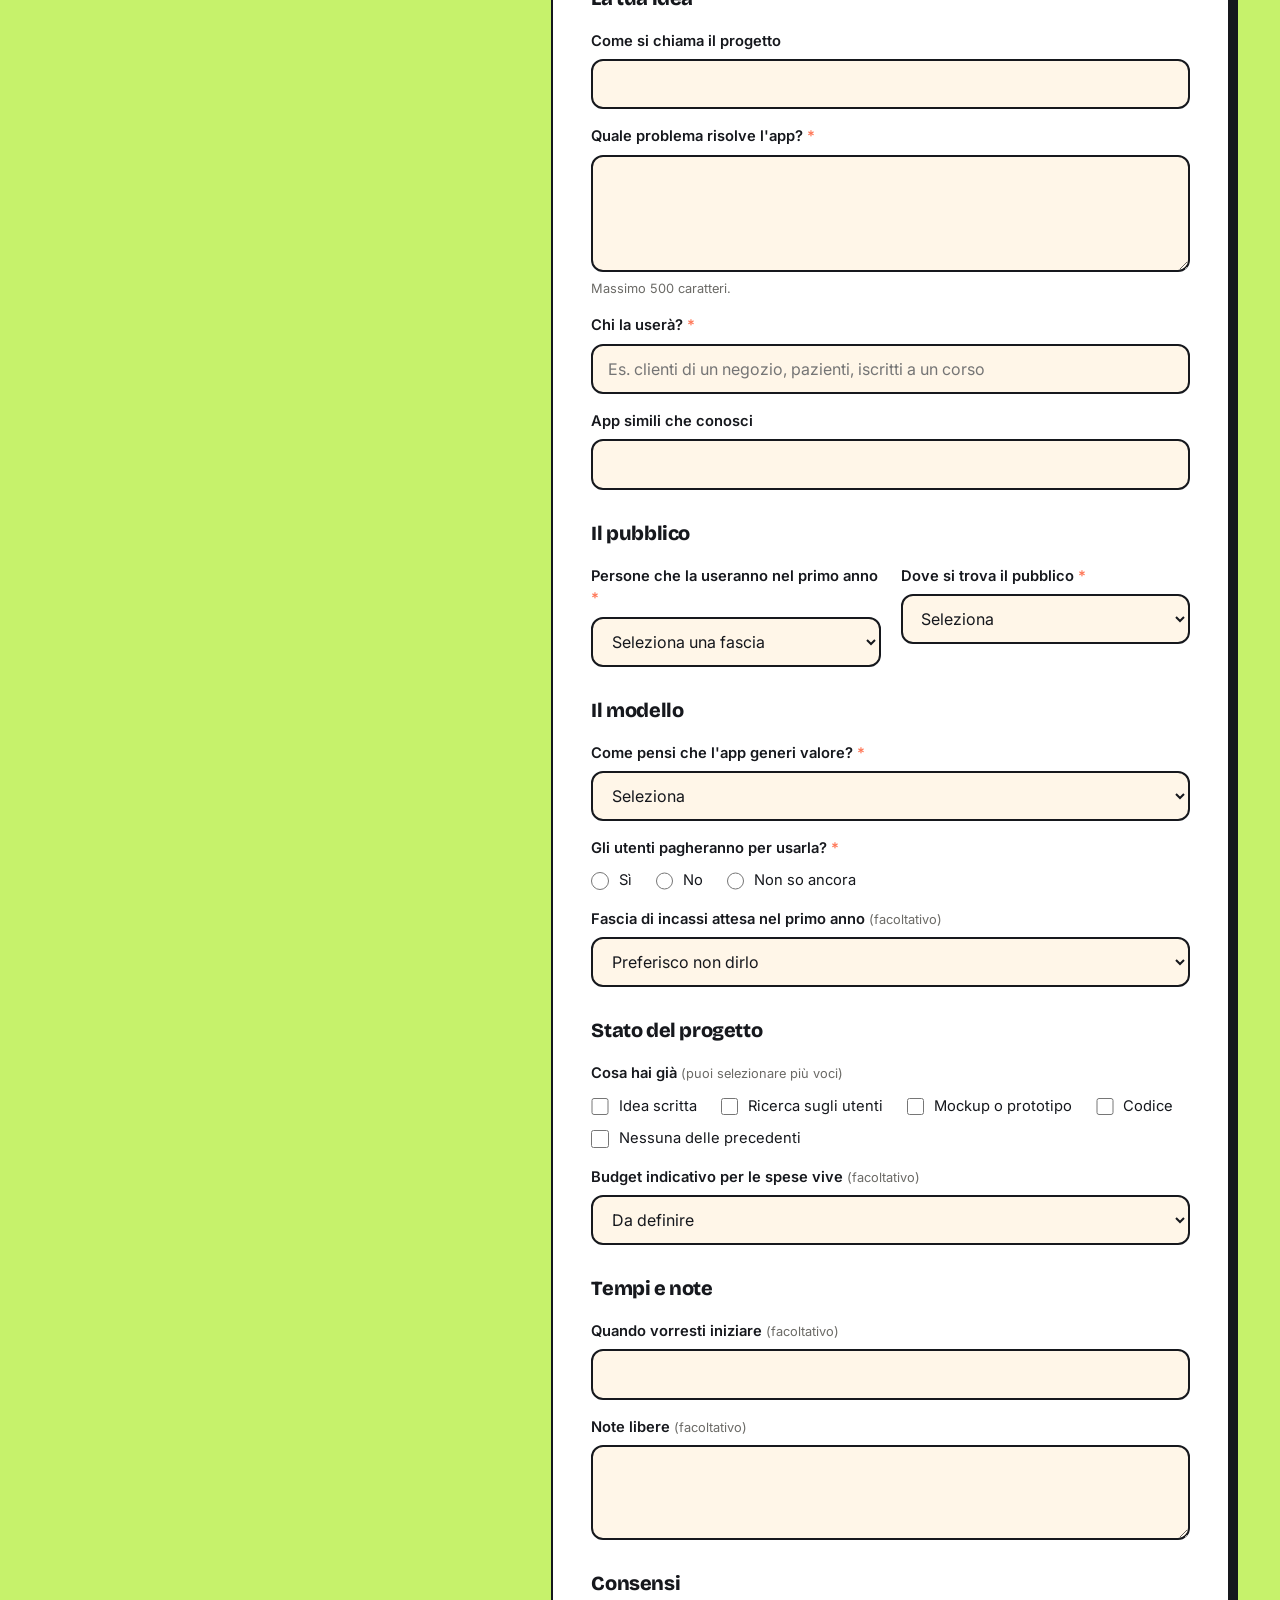
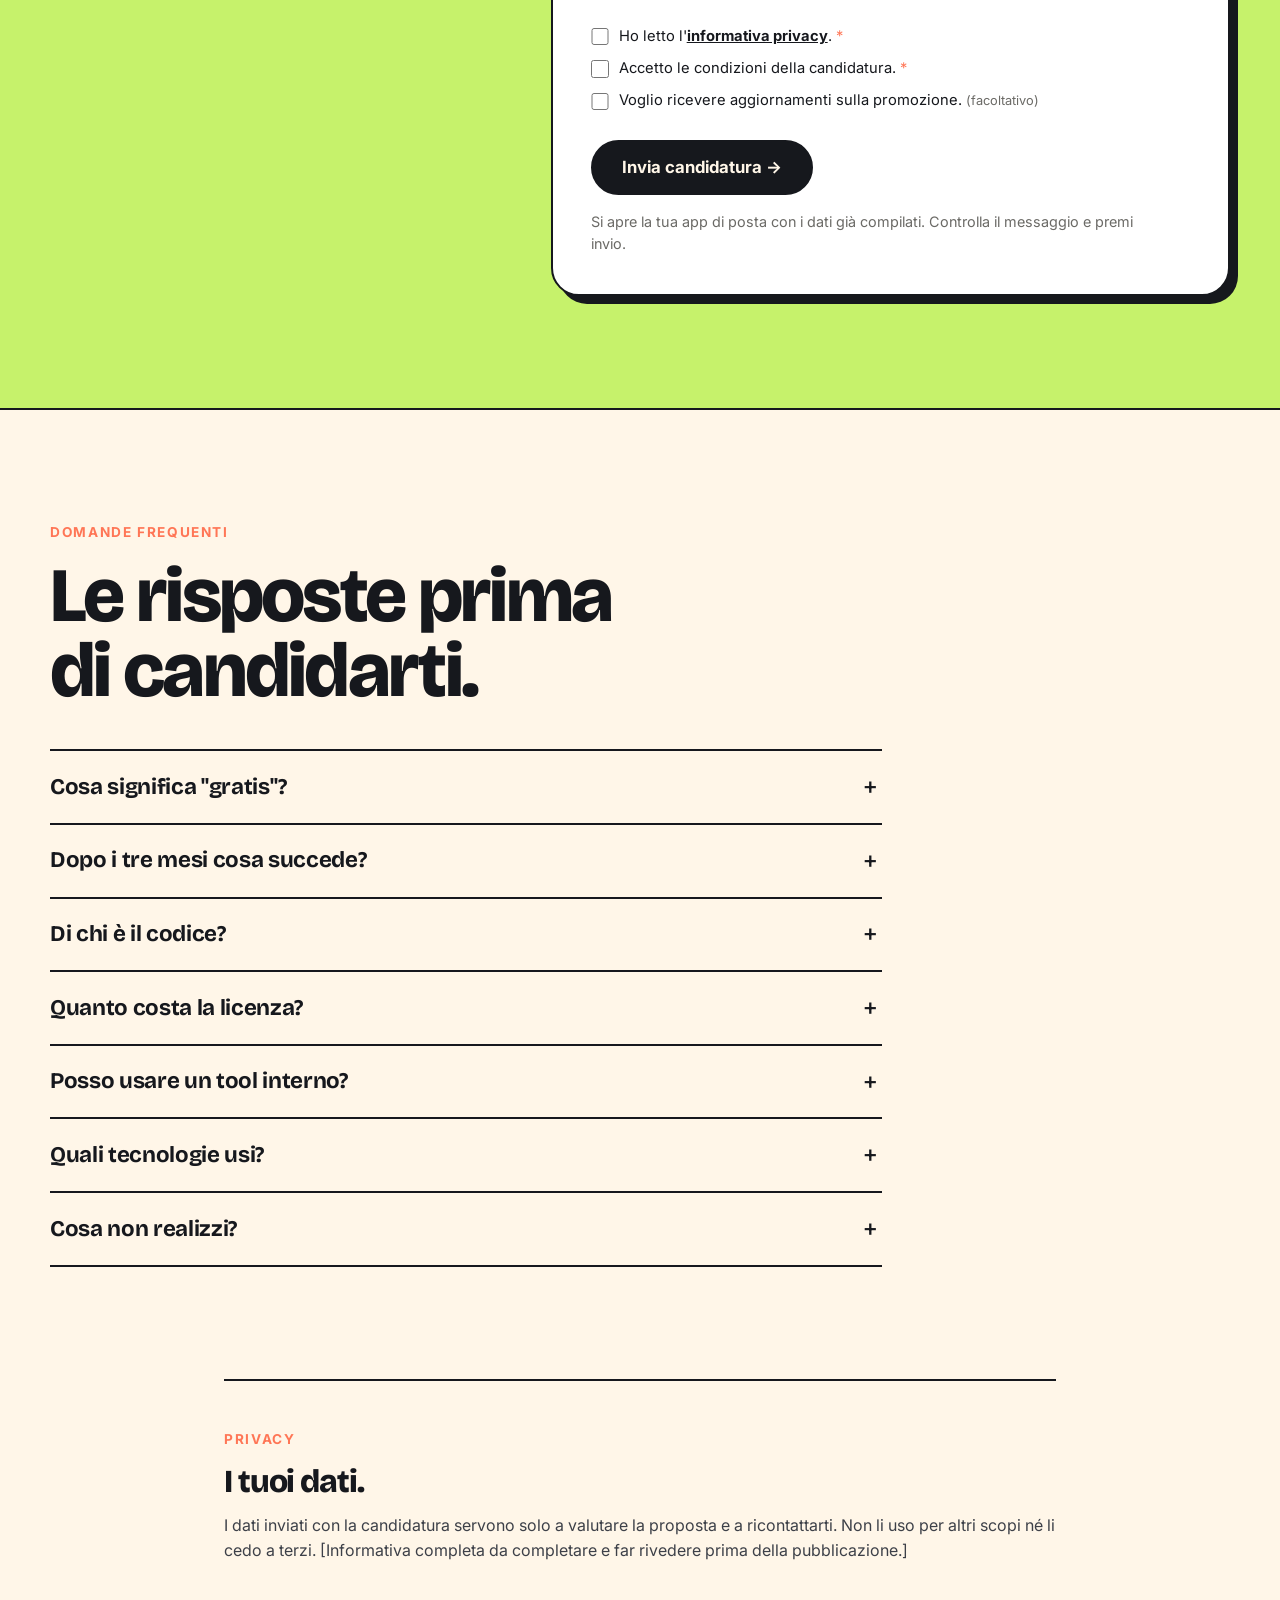
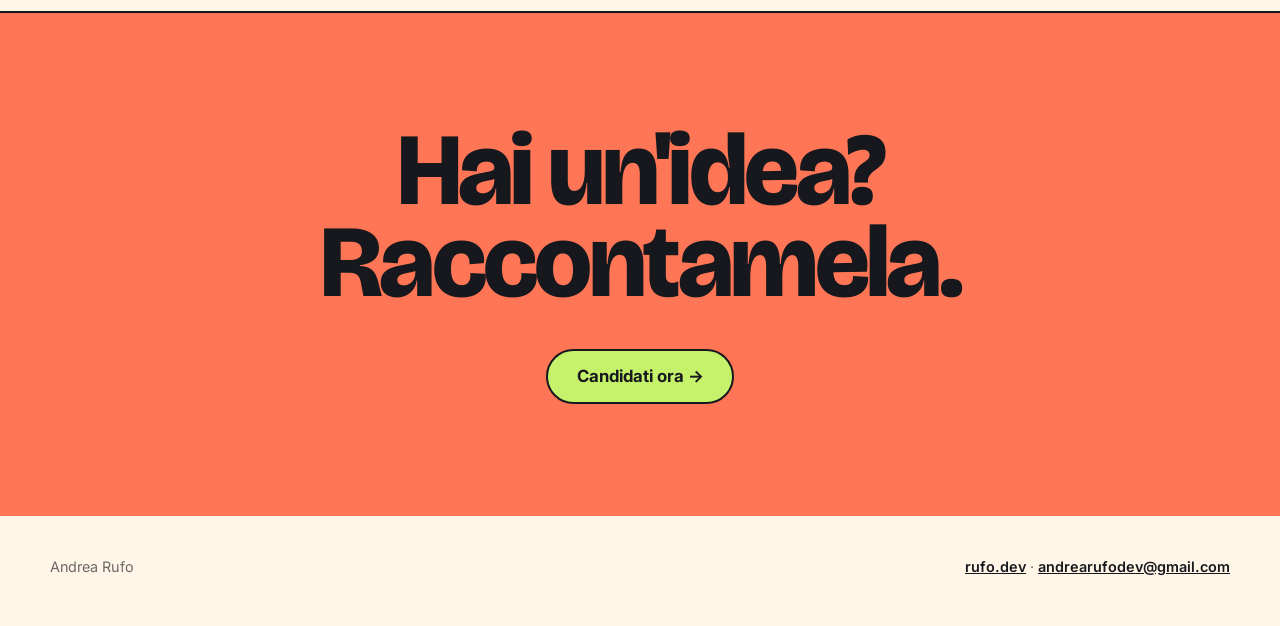
<file: mvp-in-3-mesi/index.html>
<!doctype html>
<html lang="it">
<head>
  <meta charset="utf-8">
  <meta name="viewport" content="width=device-width, initial-scale=1">
  <meta name="robots" content="noindex, nofollow">
  <meta name="description" content="Crea la tua app in 3 mesi: sviluppo gratuito dell'MVP da parte di Andrea Rufo. Condizioni definite per ogni progetto in una proposta scritta.">
  <meta name="theme-color" content="#FFF6E8">
  <meta property="og:type" content="website">
  <meta property="og:locale" content="it_IT">
  <meta property="og:title" content="Crea la tua app in 3 mesi — Andrea Rufo">
  <meta property="og:description" content="Sviluppo gratuito del tuo MVP in 3 mesi. Le condizioni di collaborazione sono definite per ogni progetto.">
  <link rel="icon" href="/favicon.svg" type="image/svg+xml">
  <link rel="apple-touch-icon" href="/apple-touch-icon.png">
  <link rel="preconnect" href="https://fonts.googleapis.com">
  <link rel="preconnect" href="https://fonts.gstatic.com" crossorigin>
  <link href="https://fonts.googleapis.com/css2?family=Bricolage+Grotesque:opsz,wght@12..96,600..800&family=Inter:wght@400;500;600;700&display=swap" rel="stylesheet">
  <link rel="stylesheet" href="/css/mvp.css">
  <title>Crea la tua app in 3 mesi — Andrea Rufo</title>
</head>
<body>
  <a class="skip" href="#main">Vai al contenuto</a>

  <header class="topbar">
    <div class="wrap topbar-inner">
      <a class="brand" href="/" aria-label="Andrea Rufo, sito principale">AR.</a>
      <a class="btn btn-lime btn-sm" href="#candidati">Candidati →</a>
    </div>
  </header>

  <main id="main">
    <!-- Hero -->
    <section class="hero wrap" aria-labelledby="hero-title">
      <p class="pill"><span class="dot"></span> Sviluppo MVP gratuito · 3 progetti alla volta</p>
      <h1 id="hero-title">La tua app, <span class="hl">pronta in 3 mesi.</span></h1>
      <p class="hero-sub">Ti sviluppo la versione minima della tua app, pronta da far provare ai tuoi clienti. Lo sviluppo non ti costa nulla: le condizioni le definiamo insieme, progetto per progetto.</p>
      <div class="hero-cta">
        <a class="btn btn-ink btn-lg" href="#candidati">Candidati ora →</a>
        <a class="btn btn-ghost btn-lg" href="#come-funziona">Come funziona</a>
      </div>
      <p class="hero-note">Candidature aperte. Inizio sviluppo: [DATA INIZIO].</p>

      <div class="hero-art" aria-hidden="true">
        <svg class="phone" viewBox="0 0 320 420" role="img">
          <circle cx="160" cy="210" r="170" class="art-sun"/>
          <rect x="88" y="26" width="144" height="320" rx="28" class="art-ink"/>
          <rect x="99" y="40" width="122" height="296" rx="18" class="art-paper"/>
          <rect x="116" y="58" width="48" height="8" rx="4" class="art-ink"/>
          <rect x="116" y="78" width="88" height="70" rx="12" class="art-lime"/>
          <circle cx="136" cy="113" r="12" class="art-coral"/>
          <rect x="116" y="162" width="88" height="10" rx="5" class="art-muted"/>
          <rect x="116" y="178" width="60" height="10" rx="5" class="art-muted"/>
          <rect x="116" y="204" width="88" height="44" rx="12" class="art-sky"/>
          <rect x="116" y="258" width="88" height="8" rx="4" class="art-line"/>
          <rect x="116" y="258" width="62" height="8" rx="4" class="art-coral"/>
          <rect x="116" y="276" width="88" height="8" rx="4" class="art-line"/>
          <rect x="116" y="276" width="34" height="8" rx="4" class="art-ink"/>
          <rect x="116" y="304" width="88" height="20" rx="10" class="art-ink"/>
        </svg>
        <div class="sticker s-badge"><strong>3</strong><span>mesi</span></div>
        <div class="sticker s-zero"><strong>0 €</strong><span>di sviluppo</span></div>
        <div class="sticker s-live">✓ App online</div>
      </div>
    </section>

    <!-- Marquee -->
    <div class="marquee" aria-hidden="true">
      <div class="marquee-track">
        <span>MVP</span><span>PWA</span><span>Laravel</span><span>Vue</span><span>App per i tuoi clienti</span><span>Pubblicazione in 3 mesi</span>
        <span>MVP</span><span>PWA</span><span>Laravel</span><span>Vue</span><span>App per i tuoi clienti</span><span>Pubblicazione in 3 mesi</span>
      </div>
    </div>

    <!-- Numeri -->
    <section class="numbers wrap" aria-label="Numeri chiave">
      <div class="num-card c-lime"><strong>3 mesi</strong><span>dall'idea alla versione online</span></div>
      <div class="num-card c-coral"><strong>0 €</strong><span>di sviluppo per il tuo MVP</span></div>
      <div class="num-card c-sky"><strong>3</strong><span>progetti seguiti in parallelo, non di più</span></div>
    </section>

    <!-- Come funziona -->
    <section class="section wrap" id="come-funziona" aria-labelledby="steps-title">
      <p class="kicker">Come funziona</p>
      <h2 id="steps-title">Quattro passi, <span class="hl-coral">nessun costo di sviluppo.</span></h2>
      <div class="steps">
        <article class="step">
          <span class="step-num">01</span>
          <h3>Candidati</h3>
          <p>Compili il form con la tua idea e il tuo contesto. Ci vogliono dieci minuti.</p>
        </article>
        <article class="step">
          <span class="step-num">02</span>
          <h3>Ci sentiamo</h3>
          <p>Analizzo la candidatura e ti chiamo per approfondire il problema e il pubblico.</p>
        </article>
        <article class="step">
          <span class="step-num">03</span>
          <h3>Ricevi la proposta</h3>
          <p>Scope, tempi, spese vive e condizioni di collaborazione, scritti per il tuo progetto.</p>
        </article>
        <article class="step">
          <span class="step-num">04</span>
          <h3>Sviluppo e lancio</h3>
          <p>In 3 mesi realizzo l'MVP con aggiornamenti periodici. Poi l'app va online.</p>
        </article>
      </div>
    </section>

    <!-- Modello -->
    <section class="section section-ink" id="modello" aria-labelledby="model-title">
      <div class="wrap">
        <p class="kicker kicker-lime">Il modello</p>
        <h2 id="model-title">Sviluppo gratuito.<br>Collaborazione su misura.</h2>
        <div class="model-grid">
          <article class="model-card m-lime">
            <h3>Sviluppo MVP</h3>
            <p class="model-big">Gratis</p>
            <p>Analisi, progettazione, sviluppo e messa online della versione minima.</p>
          </article>
          <article class="model-card m-paper">
            <h3>Spese vive</h3>
            <p class="model-big">A tuo carico</p>
            <p>Hosting, servizi di terze parti, account negli store e API. Dipendono dal progetto e sono nella proposta.</p>
          </article>
          <article class="model-card m-coral">
            <h3>Dopo il lancio</h3>
            <p class="model-big">Licenza + quota</p>
            <p>Una licenza d'uso e una quota sugli incassi generati dall'app. Definite per ogni progetto.</p>
          </article>
        </div>
        <ul class="model-notes">
          <li><strong>Il codice</strong> resta mio fino al riscatto, le cui condizioni sono nella proposta.</li>
          <li><strong>Uso interno?</strong> Per i tool aziendali c'è una formula diversa, basata su una licenza di assistenza.</li>
        </ul>
        <p class="model-closing">Ogni progetto è diverso, quindi non pubblico tariffe generiche. Ricevi una proposta chiara e la valuti con calma.</p>
      </div>
    </section>

    <!-- Casi -->
    <section class="section wrap" id="casi" aria-labelledby="cases-title">
      <p class="kicker">Casi reali</p>
      <h2 id="cases-title">Non è la prima volta<br><span class="hl-sky">che porto un'idea online.</span></h2>
      <div class="cases">
        <article class="case case-lime">
          <svg class="case-art" viewBox="0 0 240 150" aria-hidden="true">
            <rect x="20" y="20" width="200" height="110" rx="14" class="art-paper"/>
            <rect x="36" y="40" width="60" height="70" rx="8" class="art-ink"/>
            <rect x="108" y="40" width="96" height="16" rx="8" class="art-coral"/>
            <rect x="108" y="64" width="80" height="10" rx="5" class="art-muted"/>
            <rect x="108" y="82" width="96" height="10" rx="5" class="art-muted"/>
            <rect x="108" y="100" width="56" height="10" rx="5" class="art-muted"/>
          </svg>
          <span class="case-tag">Software brevettato · Laravel</span>
          <h3>Sportello Remoto 4.0 per Secretel</h3>
          <p>Uno sportello fisico gestito a distanza, contribuito al progetto Polis di Poste Italiane (PNRR). Nel team ho lavorato soprattutto sul backend Laravel.</p>
        </article>
        <article class="case case-coral">
          <svg class="case-art" viewBox="0 0 240 150" aria-hidden="true">
            <rect x="20" y="20" width="200" height="110" rx="14" class="art-paper"/>
            <rect x="36" y="40" width="40" height="70" rx="8" class="art-sky"/>
            <rect x="86" y="40" width="40" height="46" rx="8" class="art-lime"/>
            <rect x="136" y="40" width="68" height="30" rx="8" class="art-ink"/>
            <rect x="136" y="80" width="68" height="30" rx="8" class="art-coral"/>
          </svg>
          <span class="case-tag">Gestionale · Laravel · Vue</span>
          <h3>Time Plus per BrainWave</h3>
          <p>Ore e costi di ricerca e sviluppo in un'unica app. Ho curato analisi e specifiche, poi lo sviluppo: progetti, task, ore e costi delle risorse.</p>
        </article>
        <article class="case case-sky">
          <svg class="case-art" viewBox="0 0 240 150" aria-hidden="true">
            <rect x="20" y="20" width="200" height="110" rx="14" class="art-paper"/>
            <rect x="36" y="36" width="168" height="14" rx="7" class="art-ink"/>
            <rect x="36" y="62" width="110" height="10" rx="5" class="art-muted"/>
            <rect x="36" y="80" width="140" height="10" rx="5" class="art-muted"/>
            <rect x="36" y="98" width="90" height="10" rx="5" class="art-muted"/>
            <circle cx="184" cy="100" r="16" class="art-coral"/>
          </svg>
          <span class="case-tag">Sistema legacy · Symfony</span>
          <h3>Portale ASL Roma 1</h3>
          <p>Il portale di una delle principali aziende sanitarie di Roma, già pubblicato. Ho implementato nuove funzioni su una piattaforma già in produzione.</p>
        </article>
      </div>
    </section>

    <!-- Form -->
    <section class="section section-lime" id="candidati" aria-labelledby="form-title">
      <div class="wrap form-wrap">
        <div class="form-intro">
          <p class="kicker">Candidatura</p>
          <h2 id="form-title">Raccontami la tua idea.</h2>
          <p>Non serve un progetto completo: basta un problema da risolvere e qualcuno che lo vorrebbe risolto. Rispondo a ogni candidatura entro [N] giorni lavorativi.</p>
        </div>

        <form class="apply-form" id="apply-form" novalidate>
          <fieldset>
            <legend>Chi sei</legend>
            <div class="form-grid">
              <label>Nome e cognome <span class="req">*</span>
                <input name="nome" type="text" autocomplete="name" required>
              </label>
              <label>Email <span class="req">*</span>
                <input name="email" type="email" autocomplete="email" required>
              </label>
              <label>Telefono
                <input name="telefono" type="tel" autocomplete="tel">
              </label>
              <label>Città <span class="req">*</span>
                <input name="citta" type="text" autocomplete="address-level2" required>
              </label>
              <label>Azienda e P.IVA
                <input name="azienda" type="text">
              </label>
              <label>Ruolo <span class="req">*</span>
                <select name="ruolo" required>
                  <option value="">Seleziona</option>
                  <option>Libero professionista</option>
                  <option>Titolare di piccola impresa</option>
                  <option>Altro</option>
                </select>
              </label>
            </div>
          </fieldset>

          <fieldset>
            <legend>La tua idea</legend>
            <label class="full">Come si chiama il progetto
              <input name="progetto" type="text">
            </label>
            <label class="full">Quale problema risolve l'app? <span class="req">*</span>
              <textarea name="problema" rows="4" maxlength="500" required></textarea>
              <span class="hint">Massimo 500 caratteri.</span>
            </label>
            <label class="full">Chi la userà? <span class="req">*</span>
              <input name="utenti" type="text" placeholder="Es. clienti di un negozio, pazienti, iscritti a un corso" required>
            </label>
            <label class="full">App simili che conosci
              <input name="simili" type="text">
            </label>
          </fieldset>

          <fieldset>
            <legend>Il pubblico</legend>
            <div class="form-grid">
              <label>Persone che la useranno nel primo anno <span class="req">*</span>
                <select name="pubblico" required>
                  <option value="">Seleziona una fascia</option>
                  <option>Meno di 100</option>
                  <option>100 – 1.000</option>
                  <option>1.000 – 10.000</option>
                  <option>Oltre 10.000</option>
                </select>
              </label>
              <label>Dove si trova il pubblico <span class="req">*</span>
                <select name="area" required>
                  <option value="">Seleziona</option>
                  <option>Locale</option>
                  <option>Nazionale</option>
                  <option>Internazionale</option>
                </select>
              </label>
            </div>
          </fieldset>

          <fieldset>
            <legend>Il modello</legend>
            <label class="full">Come pensi che l'app generi valore? <span class="req">*</span>
              <select name="modello" required>
                <option value="">Seleziona</option>
                <option>Abbonamento</option>
                <option>Vendita di prodotti o servizi</option>
                <option>Commissioni su transazioni</option>
                <option>Uso gratuito o interno</option>
                <option>Ancora da definire</option>
              </select>
            </label>
            <div class="radio-group full">
              <span class="group-label">Gli utenti pagheranno per usarla? <span class="req">*</span></span>
              <label><input type="radio" name="paganti" value="si" required> Sì</label>
              <label><input type="radio" name="paganti" value="no"> No</label>
              <label><input type="radio" name="paganti" value="non-so"> Non so ancora</label>
            </div>
            <label class="full">Fascia di incassi attesa nel primo anno <span class="opt">(facoltativo)</span>
              <select name="incassi">
                <option value="">Preferisco non dirlo</option>
                <option>Fino a 5.000 €</option>
                <option>5.000 – 50.000 €</option>
                <option>Oltre 50.000 €</option>
                <option>Non so</option>
              </select>
            </label>
          </fieldset>

          <fieldset>
            <legend>Stato del progetto</legend>
            <div class="check-group full">
              <span class="group-label">Cosa hai già <span class="opt">(puoi selezionare più voci)</span></span>
              <label><input type="checkbox" name="stato" value="idea"> Idea scritta</label>
              <label><input type="checkbox" name="stato" value="ricerca"> Ricerca sugli utenti</label>
              <label><input type="checkbox" name="stato" value="mockup"> Mockup o prototipo</label>
              <label><input type="checkbox" name="stato" value="codice"> Codice</label>
              <label><input type="checkbox" name="stato" value="nulla"> Nessuna delle precedenti</label>
            </div>
            <label class="full">Budget indicativo per le spese vive <span class="opt">(facoltativo)</span>
              <select name="budget">
                <option value="">Da definire</option>
                <option>Fino a 100 €</option>
                <option>100 – 500 €</option>
                <option>Oltre 500 €</option>
              </select>
            </label>
          </fieldset>

          <fieldset>
            <legend>Tempi e note</legend>
            <label class="full">Quando vorresti iniziare <span class="opt">(facoltativo)</span>
              <input name="inizio" type="text">
            </label>
            <label class="full">Note libere <span class="opt">(facoltativo)</span>
              <textarea name="note" rows="3" maxlength="1000"></textarea>
            </label>
          </fieldset>

          <fieldset>
            <legend>Consensi</legend>
            <label class="check full">
              <input name="privacy" type="checkbox" required>
              <span>Ho letto l'<a href="#privacy">informativa privacy</a>. <span class="req">*</span></span>
            </label>
            <label class="check full">
              <input name="condizioni" type="checkbox" required>
              <span>Accetto le condizioni della candidatura. <span class="req">*</span></span>
            </label>
            <label class="check full">
              <input name="newsletter" type="checkbox">
              <span>Voglio ricevere aggiornamenti sulla promozione. <span class="opt">(facoltativo)</span></span>
            </label>
          </fieldset>

          <div class="form-actions">
            <button class="btn btn-ink btn-lg" type="submit">Invia candidatura →</button>
            <p class="form-note" id="form-note" role="status" aria-live="polite">Si apre la tua app di posta con i dati già compilati. Controlla il messaggio e premi invio.</p>
          </div>
        </form>
      </div>
    </section>

    <!-- FAQ -->
    <section class="section wrap" id="faq" aria-labelledby="faq-title">
      <p class="kicker">Domande frequenti</p>
      <h2 id="faq-title">Le risposte prima<br>di candidarti.</h2>
      <div class="faq">
        <details>
          <summary>Cosa significa "gratis"?</summary>
          <p>Lo sviluppo dell'MVP non ha costo per te. Le spese vive dipendono dal progetto e le trovi nella proposta.</p>
        </details>
        <details>
          <summary>Dopo i tre mesi cosa succede?</summary>
          <p>L'app viene pubblicata e la collaborazione prosegue con la licenza d'uso e la quota sugli incassi, come definito nella proposta.</p>
        </details>
        <details>
          <summary>Di chi è il codice?</summary>
          <p>Resta mio fino al riscatto. Le condizioni di riscatto sono indicate nella proposta di ciascun progetto.</p>
        </details>
        <details>
          <summary>Quanto costa la licenza?</summary>
          <p>Dipende dal progetto. Si definisce dopo la valutazione, nella proposta scritta.</p>
        </details>
        <details>
          <summary>Posso usare un tool interno?</summary>
          <p>Sì. Per usi aziendali è prevista una formula con licenza di assistenza.</p>
        </details>
        <details>
          <summary>Quali tecnologie usi?</summary>
          <p>PWA con Laravel e Vue. Dove serve, si può passare ad app ibride o native per mobile.</p>
        </details>
        <details>
          <summary>Cosa non realizzi?</summary>
          <p>Integrazioni profonde con sistemi complessi, come fatturazione elettronica, sistemi ministeriali o API non documentate. Le valuto in fase di analisi.</p>
        </details>
      </div>
    </section>

    <section class="privacy wrap" id="privacy" aria-labelledby="privacy-title">
      <p class="kicker">Privacy</p>
      <h2 id="privacy-title">I tuoi dati.</h2>
      <p>I dati inviati con la candidatura servono solo a valutare la proposta e a ricontattarti. Non li uso per altri scopi né li cedo a terzi. [Informativa completa da completare e far rivedere prima della pubblicazione.]</p>
    </section>

    <!-- Chiusura -->
    <section class="closing">
      <div class="wrap">
        <h2>Hai un'idea?<br>Raccontamela.</h2>
        <a class="btn btn-lime btn-lg" href="#candidati">Candidati ora →</a>
      </div>
    </section>
  </main>

  <footer class="footer wrap">
    <span>Andrea Rufo</span>
    <span><a href="/">rufo.dev</a> · <a href="mailto:andrearufodev@gmail.com">andrearufodev@gmail.com</a></span>
  </footer>

  <script>
    (function () {
      var form = document.getElementById('apply-form');
      var note = document.getElementById('form-note');
      var TO = 'andrearufodev@gmail.com';
      var YES = ['privacy', 'condizioni', 'newsletter'];

      form.addEventListener('submit', function (event) {
        event.preventDefault();
        if (!form.reportValidity()) return;

        var data = new FormData(form);
        var lines = [];
        var stato = [];
        data.forEach(function (value, key) {
          if (key === 'stato') { stato.push(value); return; }
          if (YES.indexOf(key) !== -1) { lines.push(key + ': sì'); return; }
          if (value !== '') lines.push(key + ': ' + value);
        });
        if (stato.length) lines.push('stato: ' + stato.join(', '));

        var subject = 'Candidatura MVP in 3 mesi — ' + (data.get('nome') || '');
        var url = 'mailto:' + TO + '?subject=' + encodeURIComponent(subject) + '&body=' + encodeURIComponent(lines.join('\n'));

        window.location.href = url;
        note.textContent = 'Se la tua app di posta non si apre, scrivi a ' + TO + ' con nome, idea e fascia di pubblico.';
      });
    })();
  </script>
</body>
</html>
</file>
<file: css/style.css>
@font-face {
  font-family: "Inter";
  src: url("../fonts/inter-variable.woff2") format("woff2");
  font-style: normal;
  font-weight: 100 900;
  font-display: swap;
}

/* Variables */
:root {
  color-scheme: light dark;
  --color-bg: #F5F6F5;
  --color-bg-secondary: #ECEEED;
  --color-text: #121212;
  --color-text-muted: #626866;
  --color-border: #D1D5D3;
  --color-accent: #3A8B8C;
  --color-accent-text: #2F7071;
  --color-accent-hover: #265C5D;
  --color-inverse-bg: #121212;
  --color-inverse-text: #F1F1ED;
  --color-inverse-muted: #A8AEAB;
  --color-inverse-border: #3A403E;
  --color-inverse-accent: #3A8B8C;
  --color-contact-bg: #3A8B8C;
  --color-contact-text: #121212;
  --color-contact-muted: #121212;
  --color-contact-border: #203839;
  --gutter: clamp(1.25rem, 4vw, 4.5rem);
  --section-space: clamp(5rem, 9vw, 8rem);
  --font-mono: ui-monospace, SFMono-Regular, Menlo, Consolas, monospace;
}

/* Base */
* { box-sizing: border-box; }

html {
  scroll-behavior: smooth;
  scroll-padding-top: 5rem;
}

body {
  margin: 0;
  overflow-x: hidden;
  background: var(--color-bg);
  color: var(--color-text);
  font-family: "Inter", system-ui, -apple-system, BlinkMacSystemFont, "Segoe UI", sans-serif;
  font-size: 16px;
  line-height: 1.55;
  -webkit-font-smoothing: antialiased;
}

a { color: inherit; }

body > svg[hidden] { display: none; }

/* Typography: Inter per i testi, monospazio per etichette e dettagli */
h1,
.approach h2,
.contact h2 { font-weight: 600; }

.lead,
.background-copy { font-weight: 500; }

.eyebrow,
.nav-links,
.hero-links,
.availability,
.oss-links,
.text-link,
.footer { font-family: var(--font-mono); }

h1 {
  max-width: 12ch;
  margin: 0;
  font-size: clamp(4.25rem, 12vw, 11.5rem);
  letter-spacing: -.06em;
  line-height: .88;
}

.eyebrow {
  display: flex;
  align-items: center;
  gap: .75rem;
  margin: 0 0 1.6rem;
  color: var(--color-accent-text);
  font-size: .75rem;
  font-weight: 700;
  letter-spacing: .12em;
  text-transform: uppercase;
}

.eyebrow::before {
  width: 1.75rem;
  height: 2px;
  background: currentColor;
  content: "";
}

.role {
  margin: 0;
  font-size: clamp(1rem, 1.6vw, 1.35rem);
  font-weight: 700;
  letter-spacing: -.015em;
  line-height: 1.25;
}

.lead {
  max-width: 34ch;
  margin: 0;
  font-size: clamp(2rem, 4.2vw, 4.15rem);
  letter-spacing: -.035em;
  line-height: 1.08;
}

.body-copy {
  max-width: 46rem;
  margin: 2rem 0 0;
  color: var(--color-text-muted);
  font-size: clamp(1rem, 1.4vw, 1.2rem);
}

/* Layout */
.shell {
  width: min(100%, 1600px);
  margin-inline: auto;
  padding-inline: var(--gutter);
}

.section {
  padding-block: var(--section-space);
  border-top: 1px solid var(--color-border);
}

.section-grid {
  display: grid;
  grid-template-columns: minmax(12rem, 1fr) minmax(0, 2.2fr);
  gap: clamp(2rem, 7vw, 8rem);
}

.section-label {
  margin: 0;
  color: var(--color-text-muted);
  font: 700 .72rem/1.55 var(--font-mono);
  letter-spacing: .1em;
  text-transform: uppercase;
}

.section-label span {
  display: inline-block;
  min-width: 2.5rem;
  color: var(--color-accent-text);
}

/* Header and navigation */
.site-header {
  position: sticky;
  top: 0;
  z-index: 10;
  background: color-mix(in srgb, var(--color-bg) 85%, transparent);
  backdrop-filter: saturate(1.4) blur(14px);
  -webkit-backdrop-filter: saturate(1.4) blur(14px);
}

.nav {
  display: flex;
  align-items: center;
  justify-content: space-between;
  gap: clamp(1rem, 3vw, 2.5rem);
  min-height: 5rem;
  border-bottom: 1px solid var(--color-border);
}

.mark { display: flex; color: var(--color-text); }

.mark svg { width: auto; height: 1.6rem; fill: currentColor; }

.mark:hover { color: var(--color-accent-hover); }

.nav-links {
  display: flex;
  gap: clamp(1rem, 3vw, 2.5rem);
  margin: 0 0 0 auto;
  padding: 0;
  list-style: none;
  font-size: .75rem;
  font-weight: 700;
  letter-spacing: .08em;
  text-transform: uppercase;
}

.nav a,
.text-link,
.hero-links a {
  text-decoration-color: var(--color-border);
  text-decoration-thickness: 1px;
  text-underline-offset: .35em;
}

.nav a:hover,
.text-link:hover,
.hero-links a:hover {
  color: var(--color-accent-hover);
  text-decoration-color: currentColor;
}

/* Pulsanti a pillola, in monospazio come le etichette */
.btn {
  display: inline-flex;
  align-items: center;
  justify-content: center;
  min-height: 2.75rem;
  padding: 0 1.3rem;
  border: 1px solid transparent;
  border-radius: 999px;
  font: 700 .75rem/1 var(--font-mono);
  letter-spacing: .08em;
  text-decoration: none;
  text-transform: uppercase;
  white-space: nowrap;
  transition: background .2s, border-color .2s, color .2s;
}

.btn-primary { background: var(--color-text); color: var(--color-bg); }

.btn-primary:hover,
.nav a.btn-primary:hover { background: var(--color-accent-text); color: var(--color-bg); }

.btn-ghost { border-color: var(--color-border); color: var(--color-text); }

.btn-ghost:hover { border-color: var(--color-text); }

.nav a.btn { text-decoration: none; }

.nav-cta { min-height: 2.4rem; }

/* Cambio lingua IT / EN */
.lang {
  color: var(--color-text-muted);
  font: 700 .75rem/1 var(--font-mono);
  letter-spacing: .08em;
  text-decoration: none;
}

.lang:hover { color: var(--color-accent-hover); }

/* Hero */
.hero {
  display: flex;
  align-items: flex-end;
  min-height: calc(100svh - 5rem);
  padding-top: 3rem;
  padding-bottom: clamp(2rem, 5vw, 4.5rem);
}

.hero-inner { width: 100%; }

.hero-bottom {
  display: grid;
  grid-template-columns: minmax(12rem, 1fr) minmax(0, 2.2fr);
  gap: clamp(2rem, 7vw, 8rem);
  align-items: end;
  margin-top: clamp(3.5rem, 9vh, 7rem);
  padding-top: 1.5rem;
  border-top: 1px solid var(--color-border);
}

.hero-main {
  display: grid;
  grid-template-columns: minmax(0, 1fr) auto;
  gap: clamp(2rem, 5vw, 6rem);
  align-items: end;
}

.intro { max-width: 42rem; }

.intro p { margin: 0; }

.intro > p:first-child {
  font-size: clamp(1.25rem, 2.2vw, 2rem);
  letter-spacing: -.025em;
  line-height: 1.25;
}

.intro-support {
  margin-top: .65rem !important;
  color: var(--color-text-muted);
  font-size: clamp(.9rem, 1.15vw, 1.05rem);
}

/* Disponibilità e contatto in un unico elemento: pillola tenue con pallino, il pulsante "Scrivimi" dentro a destra */
.availability-cta {
  display: inline-flex;
  flex-wrap: wrap;
  align-items: center;
  gap: .5rem .9rem;
  padding: .3rem .3rem .3rem .95rem;
  background: color-mix(in srgb, var(--color-accent) 10%, transparent);
  border: 1px solid color-mix(in srgb, var(--color-accent) 35%, transparent);
  border-radius: 999px;
}

.availability-cta .btn { min-height: 2.5rem; }

.availability {
  display: flex;
  align-items: center;
  gap: .55rem;
  margin: 0 !important;
  color: var(--color-accent-text);
  font-size: .72rem;
  font-weight: 700;
}

.availability::before {
  flex: none;
  width: .45rem;
  height: .45rem;
  border-radius: 50%;
  background: currentColor;
  content: "";
  animation: availability-pulse 2.4s ease-in-out infinite;
}

@keyframes availability-pulse {
  0%, 100% { opacity: 1; box-shadow: 0 0 0 0 rgba(58, 139, 140, .45); }
  50% { opacity: .55; box-shadow: 0 0 0 .3rem rgba(58, 139, 140, 0); }
}

.hero-cta {
  display: flex;
  flex-wrap: wrap;
  align-items: center;
  gap: .75rem 1.5rem;
  margin-top: 1.75rem;
}

.hero-cta .text-link { font-size: .8rem; font-weight: 700; }

.hero-links {
  display: flex;
  flex-direction: column;
  align-items: flex-start;
  gap: .55rem;
  font-size: .8rem;
  font-weight: 700;
}

/* Services and technology */
.services {
  display: grid;
  grid-template-columns: repeat(2, 1fr);
}

.service {
  min-height: 15rem;
  padding: 1.4rem clamp(1.25rem, 3vw, 2.5rem) 2rem 0;
  border-top: 1px solid var(--color-border);
}

.service:nth-child(even) {
  padding-right: 0;
  padding-left: clamp(1.25rem, 3vw, 2.5rem);
  border-left: 1px solid var(--color-border);
}

.services-3 { grid-template-columns: repeat(3, 1fr); }

.services-3 .service:nth-child(n + 2) {
  padding-right: clamp(1.25rem, 3vw, 2.5rem);
  padding-left: clamp(1.25rem, 3vw, 2.5rem);
  border-left: 1px solid var(--color-border);
}

.services-3 .service:last-child { padding-right: 0; }

.service-number {
  display: block;
  margin-bottom: 3.5rem;
  color: var(--color-accent-text);
  font: 700 .7rem/1.55 var(--font-mono);
}

.service h3 {
  margin: 0 0 .75rem;
  font-size: clamp(1.15rem, 1.8vw, 1.5rem);
  letter-spacing: -.015em;
}

.service p {
  max-width: 29rem;
  margin: 0;
  color: var(--color-text-muted);
}

.technology-list {
  display: grid;
  grid-template-columns: repeat(2, minmax(0, 1fr));
  margin: 0;
  padding: 0;
  border-top: 1px solid var(--color-border);
  list-style: none;
}

.technology-list li {
  padding: 1.4rem clamp(1.25rem, 3vw, 2.5rem) 1.75rem 0;
  border-bottom: 1px solid var(--color-border);
}

.technology-list h3 {
  margin: 0 0 .6rem;
  font-size: clamp(1.15rem, 1.8vw, 1.5rem);
  font-weight: 400;
  letter-spacing: -.015em;
}

.technology-list p {
  max-width: 29rem;
  margin: 0;
  color: var(--color-text-muted);
}

.technology-list li:nth-child(even) {
  padding-right: 0;
  padding-left: clamp(1.25rem, 3vw, 2.5rem);
  border-left: 1px solid var(--color-border);
}

.oss .body-copy { margin: 0 0 2.5rem; }

.oss-meta {
  display: block;
  margin-bottom: 1rem;
  color: var(--color-accent-text);
  font: 700 .7rem/1.55 var(--font-mono);
}

.oss-links {
  display: flex;
  gap: .5rem;
  margin-top: 1.5rem;
  font-size: .8rem;
  font-weight: 700;
}

.oss-links a {
  display: inline-flex;
  align-items: center;
  min-height: 2.1rem;
  padding: 0 .9rem;
  border: 1px solid var(--color-border);
  border-radius: 999px;
  text-decoration: none;
}

.oss-links a:hover { border-color: var(--color-text); }

/* Schede solo dove ogni voce è un oggetto a sé: Progetti e Open source */
#work .services,
.oss .technology-list {
  gap: .75rem;
  border-top: 0;
}

#work .service,
#work .service:nth-child(even),
.oss .technology-list li,
.oss .technology-list li:nth-child(even) {
  min-height: 0;
  padding: clamp(1.4rem, 2.5vw, 2rem);
  background: var(--color-bg-secondary);
  border: 1px solid transparent;
  border-radius: 16px;
  transition: border-color .2s;
}

#work .service:hover,
.oss .technology-list li:hover { border-color: var(--color-border); }

#work .service-number { margin-bottom: 2rem; }

/* "Con chi lavoro" dentro "Cosa faccio" */
.clients { margin-top: clamp(3rem, 6vw, 4.5rem); }

.clients-title {
  margin: 0 0 1.25rem;
  color: var(--color-text-muted);
  font: 700 .72rem/1.55 var(--font-mono);
  letter-spacing: .1em;
  text-transform: uppercase;
}

/* Contatore del carosello dei progetti: visibile solo su mobile */
.work-counter { display: none; }

.service-list {
  display: grid;
  gap: 1rem;
  margin: 0;
  padding: 0;
  color: var(--color-text-muted);
  list-style: none;
}

.service-list strong { color: var(--color-text); font-weight: 600; }

/* Approach */
.approach {
  padding-block: clamp(5rem, 12vw, 11rem);
  background: var(--color-inverse-bg);
  color: var(--color-inverse-text);
}

.approach .eyebrow { color: var(--color-inverse-accent); }

.approach h2 {
  max-width: 12ch;
  margin: 0;
  font-size: clamp(3.3rem, 8.8vw, 8.5rem);
  letter-spacing: -.055em;
  line-height: .92;
}

.approach-detail {
  display: grid;
  grid-template-columns: 1fr 1.4fr;
  gap: clamp(3rem, 8vw, 9rem);
  margin-top: clamp(4rem, 9vw, 8rem);
  padding-top: 1.5rem;
  border-top: 1px solid var(--color-inverse-border);
}

.approach-detail > p {
  max-width: 31rem;
  margin: 0;
  color: var(--color-inverse-muted);
  font-size: clamp(1rem, 1.5vw, 1.25rem);
}

.principles {
  margin: 0;
  padding: 0;
  list-style: none;
  counter-reset: principles;
}

.principles li {
  display: grid;
  grid-template-columns: 3rem 1fr;
  gap: 1rem;
  padding: 1.1rem 0;
  border-bottom: 1px solid var(--color-inverse-border);
  counter-increment: principles;
  font-size: clamp(1.2rem, 2vw, 1.65rem);
  letter-spacing: -.01em;
}

.principles li::before {
  color: var(--color-inverse-accent);
  content: "0" counter(principles);
  font: 700 .7rem/1.55 var(--font-mono);
  letter-spacing: .08em;
}

/* Background and contact */
.background-copy {
  max-width: 38ch;
  margin: 0;
  font-size: clamp(1.65rem, 3.2vw, 3rem);
  letter-spacing: -.025em;
  line-height: 1.2;
}

.timeline {
  margin: 2.5rem 0 0;
  padding: 0;
  border-top: 1px solid var(--color-border);
  list-style: none;
}

.timeline li {
  display: grid;
  grid-template-columns: 9rem 1fr;
  gap: 1rem;
  padding: 1rem 0;
  border-bottom: 1px solid var(--color-border);
}

.timeline span {
  color: var(--color-accent-text);
  font: 700 .75rem/1.9 var(--font-mono);
}

.background .text-link {
  display: inline-block;
  margin-top: 2.5rem;
  font-size: .85rem;
  font-weight: 700;
}

.contact {
  padding-block: clamp(5rem, 10vw, 8rem) 2rem;
  background: var(--color-contact-bg);
  color: var(--color-contact-text);
}

.contact .eyebrow { color: var(--color-contact-muted); }

.contact h2 {
  max-width: 11ch;
  margin: 0;
  font-size: clamp(4rem, 11vw, 10.5rem);
  letter-spacing: -.06em;
  line-height: .9;
}

.contact-copy {
  max-width: 42rem;
  margin: clamp(2rem, 4vw, 3.5rem) 0 0;
  color: var(--color-contact-muted);
  font-size: clamp(1rem, 1.5vw, 1.25rem);
}

.contact-links {
  display: grid;
  grid-template-columns: 2fr repeat(4, 1fr);
  margin-top: clamp(4rem, 10vw, 9rem);
  border-top: 1px solid var(--color-contact-border);
}

.contact-links a {
  min-width: 0;
  padding: 1.3rem 1rem 1.3rem 0;
  overflow-wrap: anywhere;
  border-bottom: 1px solid var(--color-contact-border);
  font-weight: 700;
  text-decoration: none;
}

.contact-links a + a {
  padding-left: 1rem;
  border-left: 1px solid var(--color-contact-border);
}

.contact-links a::after {
  float: right;
  content: "↗";
  font-weight: 400;
}

.contact-links a:first-child::after { content: "→"; }

.footer-mark { display: flex; align-items: center; gap: .75rem; }

.footer .now-playing { justify-self: end; }

.footer-mark svg { width: auto; height: 1.1rem; fill: currentColor; }

.footer {
  display: grid;
  grid-template-columns: 1fr auto 1fr;
  align-items: center;
  gap: 2rem;
  margin-top: 5rem;
  color: var(--color-contact-muted);
  font-size: .7rem;
  font-weight: 700;
  letter-spacing: .08em;
  text-transform: uppercase;
}

/* Specchietto Last.fm: scheda nei contatti; su desktop, mentre ascolto, diventa un toast fisso */
.now-playing {
  display: grid;
  grid-template-columns: auto minmax(0, 1fr) auto;
  column-gap: .75rem;
  row-gap: .15rem;
  align-items: center;
  width: 21rem;
  max-width: 100%;
  margin: 0;
  padding: .75rem;
  color: var(--color-contact-text);
  background: rgba(255, 255, 255, .12);
  border: 1px solid var(--color-contact-border);
  border-radius: 8px;
  font: 700 .7rem/1.6 var(--font-mono);
  letter-spacing: .04em;
  text-transform: none;
}

.now-playing[hidden], .now-playing img[hidden] { display: none; }

.now-playing img { grid-row: span 2; width: 3.4rem; height: 3.4rem; border-radius: 4px; }

.now-playing-label {
  grid-column: 2;
  font-size: .62rem;
  letter-spacing: .08em;
  text-transform: uppercase;
}

.now-playing a {
  display: grid;
  grid-column: 2;
  min-width: 0;
  color: inherit;
  text-decoration: none;
}

.now-playing a > span {
  overflow: hidden;
  text-overflow: ellipsis;
  white-space: nowrap;
}

.now-playing-artist { font-weight: 400; }

.now-playing a:hover .now-playing-title { text-decoration: underline; }

.now-playing-close { display: none; }

@media (min-width: 1024px) {
  .now-playing.is-toast {
    position: fixed;
    z-index: 20;
    right: 1.5rem;
    bottom: 1.5rem;
    margin: 0;
    color: var(--color-text);
    background: var(--color-bg-secondary);
    border-color: var(--color-border);
    box-shadow: 0 12px 32px rgba(0, 0, 0, .18), 0 2px 6px rgba(0, 0, 0, .08);
    animation: toast-in .4s ease-out;
  }

  .is-toast .now-playing-label { color: var(--color-accent-text); }

  .is-toast .now-playing-artist { color: var(--color-text-muted); }

  .is-toast .now-playing-close {
    display: block;
    grid-column: 3;
    grid-row: 1 / span 2;
    align-self: start;
    padding: 0 .2rem;
    color: var(--color-text-muted);
    background: none;
    border: 0;
    font: 400 1.1rem/1 var(--font-mono);
    cursor: pointer;
  }

  .is-toast .now-playing-close:hover { color: var(--color-text); }
}

@keyframes toast-in {
  from { opacity: 0; transform: translateY(.75rem); }
}

/* Responsive */
@media (max-width: 820px) {
  .hero {
    min-height: auto;
    padding-top: 4rem;
  }

  .hero-bottom,
  .hero-main,
  .section-grid,
  .approach-detail {
    grid-template-columns: 1fr;
  }

  .hero-bottom,
  .hero-main { gap: 2rem; }

  .availability-cta { border-radius: 1.4rem; padding: .75rem; }
  .availability-cta .availability { padding-inline: .25rem; font-size: .72rem; }
  .availability-cta .btn { flex: 1 0 100%; }

  .hero-links {
    flex-direction: row;
    flex-wrap: wrap;
    gap: 1rem 1.5rem;
  }

  .section-grid { gap: 3rem; }
  .services,
  .services-3 { grid-template-columns: 1fr; }

  .service {
    min-height: auto;
    padding: 1.4rem 0 2rem;
  }

  .service:nth-child(even),
  .services-3 .service:nth-child(n + 2) {
    padding-left: 0;
    border-left: 0;
  }

  .service-number { margin-bottom: 2rem; }

  /* Progetti su mobile: schede in fila con scorrimento orizzontale nativo, la successiva si intravede */
  #work .services {
    grid-template-columns: none;
    grid-auto-columns: 85%;
    grid-auto-flow: column;
    margin-inline: calc(var(--gutter) * -1);
    padding: 0 var(--gutter) .75rem;
    overflow-x: auto;
    scroll-padding-inline: var(--gutter);
    scroll-snap-type: x mandatory;
    overscroll-behavior-x: contain;
  }

  #work .service { scroll-snap-align: start; }

  .work-counter {
    display: block;
    margin: -1.75rem 0 0;
    color: var(--color-text-muted);
    font: 700 .72rem/1 var(--font-mono);
    letter-spacing: .08em;
  }

  .work-counter span { color: var(--color-accent-text); }
  .contact-links { grid-template-columns: 1fr; }

  .contact-links a + a {
    padding-left: 0;
    border-left: 0;
  }
}

@media (max-width: 520px) {
  .nav-links { display: none; }

  .lang { margin-left: auto; }

  h1 { font-size: clamp(4rem, 22vw, 7rem); }
  .technology-list { grid-template-columns: 1fr; }
  .timeline li { grid-template-columns: 1fr; gap: .25rem; }

  .technology-list li,
  .technology-list li:nth-child(even) {
    padding-right: 0;
    padding-left: 0;
    border-left: 0;
  }

  .footer {
    grid-template-columns: 1fr;
    justify-items: start;
    gap: .5rem;
  }

  .footer .now-playing { justify-self: stretch; margin-top: 1rem; }
}

/* Dark mode */
@media (prefers-color-scheme: dark) {
  :root {
    --color-bg: #121212;
    --color-bg-secondary: #1B1D1D;
    --color-text: #F1F1ED;
    --color-text-muted: #A8AEAB;
    --color-border: #3A403E;
    --color-accent: #3A8B8C;
    --color-accent-text: #78B6B7;
    --color-accent-hover: #82BFC0;
    --color-inverse-bg: #F1F1ED;
    --color-inverse-text: #121212;
    --color-inverse-muted: #555B59;
    --color-inverse-border: #C9CECB;
    --color-inverse-accent: #2F7071;
    --color-contact-bg: #3A8B8C;
    --color-contact-text: #121212;
    --color-contact-muted: #121212;
    --color-contact-border: #203839;
  }
}

/* Accessibility */
.skip {
  position: fixed;
  top: 1rem;
  left: 1rem;
  z-index: 20;
  padding: .65rem .9rem;
  background: var(--color-text);
  color: var(--color-bg);
  transform: translateY(-200%);
}

.skip:focus { transform: none; }

a:focus-visible,
#work .services:focus-visible {
  outline: 2px solid var(--color-accent);
  outline-offset: 5px;
}

.contact a:focus-visible,
.approach a:focus-visible {
  outline-color: var(--color-contact-text);
}

@media (prefers-reduced-motion: reduce) {
  html { scroll-behavior: auto; }
  .now-playing.is-toast,
  .availability::before { animation: none; }
}
</file>
<file: css/mvp.css>
/* Landing "MVP in 3 mesi". Standalone: non usa style.css. */

:root {
  --paper: #FFF6E8;
  --paper-2: #FFFFFF;
  --ink: #16181D;
  --ink-soft: #3D4048;
  --lime: #C6F26B;
  --coral: #FF7656;
  --sky: #A9D8FF;
  --sun: #FFD84D;
  --line: #E4D9C8;
  --muted: #6B6A66;
  --radius: 22px;
  --gutter: clamp(1.25rem, 4vw, 3rem);
}

*,
*::before,
*::after { box-sizing: border-box; }

html { scroll-behavior: smooth; }

body {
  margin: 0;
  overflow-x: hidden;
  background: var(--paper);
  color: var(--ink);
  font: 400 1rem/1.55 "Inter", system-ui, -apple-system, "Segoe UI", sans-serif;
  -webkit-font-smoothing: antialiased;
}

h1, h2, h3 {
  font-family: "Bricolage Grotesque", "Inter", system-ui, sans-serif;
  font-weight: 800;
  letter-spacing: -.035em;
  line-height: .98;
  margin: 0;
}

p { margin: 0; }
a { color: inherit; }

.wrap {
  width: min(100% - var(--gutter) * 2, 1180px);
  margin-inline: auto;
}

.skip {
  position: fixed;
  top: 1rem;
  left: 1rem;
  z-index: 30;
  padding: .6rem .9rem;
  background: var(--ink);
  color: var(--paper);
  transform: translateY(-200%);
}
.skip:focus { transform: none; }

:focus-visible {
  outline: 3px solid var(--ink);
  outline-offset: 3px;
}

/* Buttons */
.btn {
  display: inline-flex;
  align-items: center;
  justify-content: center;
  gap: .4rem;
  padding: .85rem 1.5rem;
  border: 2px solid var(--ink);
  border-radius: 999px;
  font: 700 1rem/1 "Inter", system-ui, sans-serif;
  text-decoration: none;
  cursor: pointer;
  transition: transform .15s ease, box-shadow .15s ease, background-color .15s ease;
}
.btn:hover { transform: translateY(-2px); box-shadow: 0 6px 0 var(--ink); }
.btn:active { transform: translateY(0); box-shadow: none; }

.btn-lg { padding: 1.05rem 1.8rem; font-size: 1.05rem; }
.btn-sm { padding: .6rem 1.1rem; font-size: .9rem; }
.btn-ink { background: var(--ink); color: var(--paper); }
.btn-lime { background: var(--lime); color: var(--ink); }
.btn-ghost { background: transparent; color: var(--ink); }

/* Topbar */
.topbar {
  position: sticky;
  top: 0;
  z-index: 10;
  background: color-mix(in srgb, var(--paper) 88%, transparent);
  backdrop-filter: blur(8px);
}
.topbar-inner {
  display: flex;
  align-items: center;
  justify-content: space-between;
  min-height: 4.5rem;
}
.brand {
  font: 800 1.4rem/1 "Bricolage Grotesque", sans-serif;
  letter-spacing: -.04em;
  text-decoration: none;
}

/* Hero */
.hero {
  padding-top: clamp(3rem, 8vw, 6rem);
  text-align: center;
}

.pill {
  display: inline-flex;
  align-items: center;
  gap: .5rem;
  padding: .45rem 1rem;
  border: 1px solid var(--line);
  border-radius: 999px;
  background: var(--paper-2);
  font-size: .9rem;
  font-weight: 600;
}
.dot {
  width: .55rem;
  height: .55rem;
  border-radius: 50%;
  background: var(--coral);
}

.hero h1 {
  max-width: 14ch;
  margin: 1.5rem auto 0;
  font-size: clamp(3rem, 9vw, 7.2rem);
  line-height: .9;
}

.hl {
  background: linear-gradient(transparent 58%, var(--lime) 58%, var(--lime) 94%, transparent 94%);
  padding: 0 .05em;
}
.hl-coral { color: var(--coral); }
.hl-sky {
  background: linear-gradient(transparent 58%, var(--sky) 58%, var(--sky) 94%, transparent 94%);
}

.hero-sub {
  max-width: 36rem;
  margin: 1.75rem auto 0;
  color: var(--ink-soft);
  font-size: clamp(1.05rem, 1.6vw, 1.25rem);
}

.hero-cta {
  display: flex;
  flex-wrap: wrap;
  justify-content: center;
  gap: .9rem;
  margin-top: 2.25rem;
}

.hero-note {
  margin-top: 1.25rem;
  color: var(--muted);
  font-size: .9rem;
}

.hero-art {
  position: relative;
  width: min(100%, 380px);
  margin: clamp(2.5rem, 6vw, 4rem) auto 0;
}

.phone {
  display: block;
  width: 100%;
  height: auto;
}

.art-sun { fill: var(--sun); }
.art-ink { fill: var(--ink); }
.art-paper { fill: var(--paper-2); }
.art-lime { fill: var(--lime); }
.art-coral { fill: var(--coral); }
.art-sky { fill: var(--sky); }
.art-muted { fill: #D9CFC2; }
.art-line { fill: #EFE7DA; }

.sticker {
  position: absolute;
  display: flex;
  flex-direction: column;
  align-items: center;
  border: 2px solid var(--ink);
  border-radius: 18px;
  background: var(--paper-2);
  box-shadow: 4px 4px 0 var(--ink);
  line-height: 1.1;
  text-align: center;
}
.sticker strong {
  font: 800 1.6rem/1 "Bricolage Grotesque", sans-serif;
  letter-spacing: -.03em;
}
.sticker span { font-size: .8rem; font-weight: 600; }

.s-badge {
  top: 6%;
  left: -2%;
  width: 96px;
  height: 96px;
  justify-content: center;
  border-radius: 50%;
  background: var(--lime);
  transform: rotate(-8deg);
}
.s-zero {
  right: -4%;
  top: 40%;
  padding: .8rem 1rem;
  background: var(--sun);
  transform: rotate(6deg);
}
.s-live {
  bottom: 8%;
  left: 2%;
  padding: .7rem 1rem;
  background: var(--ink);
  color: var(--paper);
  font-weight: 700;
  box-shadow: 4px 4px 0 var(--coral);
  transform: rotate(-3deg);
}

/* Marquee */
.marquee {
  margin-top: clamp(3rem, 7vw, 5rem);
  overflow: hidden;
  border-block: 2px solid var(--ink);
  background: var(--ink);
  color: var(--paper);
}
.marquee-track {
  display: flex;
  gap: 2.5rem;
  width: max-content;
  padding-block: 1rem;
  font: 800 1.4rem/1 "Bricolage Grotesque", sans-serif;
  letter-spacing: -.02em;
  white-space: nowrap;
  animation: scroll 28s linear infinite;
}
.marquee-track span::after {
  content: "✶";
  margin-left: 2.5rem;
  color: var(--lime);
}

@keyframes scroll {
  to { transform: translateX(-50%); }
}

/* Numeri */
.numbers {
  display: grid;
  grid-template-columns: repeat(3, 1fr);
  gap: 1.25rem;
  padding-block: clamp(3rem, 7vw, 5rem);
}
.num-card {
  padding: 2rem 1.75rem;
  border: 2px solid var(--ink);
  border-radius: var(--radius);
  box-shadow: 6px 6px 0 var(--ink);
}
.num-card strong {
  display: block;
  font: 800 clamp(3rem, 6vw, 4.5rem)/.9 "Bricolage Grotesque", sans-serif;
  letter-spacing: -.05em;
}
.num-card span {
  display: block;
  margin-top: .75rem;
  font-weight: 600;
}
.c-lime { background: var(--lime); }
.c-coral { background: var(--coral); }
.c-sky { background: var(--sky); }

/* Sezioni generiche */
.section { padding-block: clamp(4rem, 9vw, 7rem); }

.kicker {
  margin-bottom: 1rem;
  color: var(--coral);
  font-size: .85rem;
  font-weight: 700;
  letter-spacing: .12em;
  text-transform: uppercase;
}
.kicker-lime { color: var(--lime); }

.section h2,
.closing h2 {
  max-width: 18ch;
  font-size: clamp(2.6rem, 6vw, 5rem);
}

/* Passi */
.steps {
  display: grid;
  grid-template-columns: repeat(4, 1fr);
  gap: 1.25rem;
  margin-top: 3rem;
}
.step {
  padding: 1.75rem 1.5rem 2rem;
  border: 2px solid var(--ink);
  border-radius: var(--radius);
  background: var(--paper-2);
}
.step-num {
  display: inline-grid;
  place-items: center;
  width: 3rem;
  height: 3rem;
  border-radius: 50%;
  background: var(--sun);
  border: 2px solid var(--ink);
  font: 800 1rem/1 "Bricolage Grotesque", sans-serif;
}
.step h3 {
  margin-top: 1.5rem;
  font-size: 1.5rem;
  letter-spacing: -.02em;
}
.step p {
  margin-top: .6rem;
  color: var(--ink-soft);
}

/* Modello */
.section-ink {
  background: var(--ink);
  color: var(--paper);
}
.section-ink h2 { color: var(--paper); }

.model-grid {
  display: grid;
  grid-template-columns: repeat(3, 1fr);
  gap: 1.25rem;
  margin-top: 3rem;
}
.model-card {
  display: flex;
  flex-direction: column;
  padding: 2rem 1.75rem;
  border-radius: var(--radius);
  color: var(--ink);
}
.model-card h3 {
  font-size: 1.35rem;
  letter-spacing: -.02em;
}
.model-card p { color: var(--ink-soft); }
.model-big {
  margin: 2.5rem 0 1rem;
  font: 800 clamp(2rem, 3.5vw, 2.6rem)/1 "Bricolage Grotesque", sans-serif !important;
  letter-spacing: -.04em;
  color: var(--ink) !important;
}
.m-lime { background: var(--lime); }
.m-paper { background: var(--paper-2); }
.m-coral { background: var(--coral); }

.model-notes {
  display: grid;
  grid-template-columns: 1fr 1fr;
  gap: 1.25rem;
  margin: 2rem 0 0;
  padding: 0;
  list-style: none;
}
.model-notes li {
  padding: 1.25rem 1.5rem;
  border: 1px solid #3D4048;
  border-radius: var(--radius);
  color: #CFCBC2;
}
.model-notes strong { color: var(--paper); }

.model-closing {
  max-width: 36rem;
  margin-top: 2rem;
  color: #CFCBC2;
  font-size: 1.1rem;
}

/* Casi */
.cases {
  display: grid;
  grid-template-columns: repeat(3, 1fr);
  gap: 1.25rem;
  margin-top: 3rem;
}
.case {
  display: flex;
  flex-direction: column;
  padding: 1.25rem 1.25rem 1.75rem;
  border: 2px solid var(--ink);
  border-radius: var(--radius);
  box-shadow: 6px 6px 0 var(--ink);
}
.case-lime { background: var(--lime); }
.case-coral { background: var(--coral); }
.case-sky { background: var(--sky); }

.case-art {
  width: 100%;
  height: auto;
  margin-bottom: 1.5rem;
  border-radius: 14px;
  background: transparent;
}
.case-tag {
  font-size: .8rem;
  font-weight: 700;
  letter-spacing: .04em;
  text-transform: uppercase;
}
.case h3 {
  margin-top: .6rem;
  font-size: 1.5rem;
  letter-spacing: -.02em;
}
.case p {
  margin-top: .75rem;
  color: var(--ink-soft);
  font-size: .97rem;
}

/* Form */
.section-lime {
  background: var(--lime);
  border-block: 2px solid var(--ink);
}

.form-wrap {
  display: grid;
  grid-template-columns: minmax(0, 1fr) minmax(0, 1.6fr);
  gap: clamp(2rem, 6vw, 5rem);
  align-items: start;
}
.form-intro h2 {
  font-size: clamp(2.6rem, 5vw, 4.25rem);
}
.form-intro p:last-child {
  margin-top: 1.25rem;
  color: var(--ink-soft);
}
.form-intro .kicker { color: var(--ink); }

.apply-form {
  display: grid;
  gap: 1.75rem;
  min-width: 0;
  padding: clamp(1.5rem, 3vw, 2.5rem);
  border: 2px solid var(--ink);
  border-radius: 28px;
  background: var(--paper-2);
  box-shadow: 8px 8px 0 var(--ink);
}

.apply-form fieldset {
  min-width: 0;
  margin: 0;
  padding: 0;
  border: 0;
}
.apply-form legend {
  margin-bottom: 1rem;
  padding: 0;
  font-family: "Bricolage Grotesque", sans-serif;
  font-size: 1.25rem;
  font-weight: 800;
  letter-spacing: -.02em;
}

.form-grid {
  display: grid;
  grid-template-columns: repeat(2, minmax(0, 1fr));
  gap: 1rem 1.25rem;
}

.apply-form label {
  display: block;
  font-size: .92rem;
  font-weight: 600;
}
.apply-form label.full { grid-column: 1 / -1; margin-top: 1rem; }
.apply-form .full { grid-column: 1 / -1; margin-top: 1rem; }
.apply-form .form-grid + .full,
.apply-form legend + .full { margin-top: 0; }

.apply-form label > input:not([type="checkbox"]):not([type="radio"]),
.apply-form label > select,
.apply-form label > textarea,
.apply-form label > .hint {
  display: block;
  margin-top: .4rem;
}

.apply-form input:not([type="checkbox"]):not([type="radio"]),
.apply-form select,
.apply-form textarea {
  width: 100%;
  padding: .75rem .9rem;
  border: 2px solid var(--ink);
  border-radius: 12px;
  background: var(--paper);
  color: var(--ink);
  font: 400 1rem/1.4 "Inter", system-ui, sans-serif;
}
.apply-form textarea { resize: vertical; }
.apply-form input:focus,
.apply-form select:focus,
.apply-form textarea:focus {
  outline: 3px solid var(--coral);
  outline-offset: 1px;
}

.req { color: var(--coral); }
.opt,
.hint {
  color: var(--muted);
  font-size: .8rem;
  font-weight: 400;
}

.group-label {
  display: block;
  margin-bottom: .6rem;
  font-size: .92rem;
  font-weight: 600;
}
.radio-group,
.check-group {
  display: flex;
  flex-wrap: wrap;
  gap: .6rem 1.5rem;
}
.radio-group .group-label,
.check-group .group-label { width: 100%; margin-bottom: 0; }

.radio-group label,
.check-group label,
.apply-form label.check {
  display: flex;
  align-items: flex-start;
  gap: .6rem;
  font-weight: 400;
}
.apply-form label.check { margin-top: .6rem; }

.apply-form input[type="radio"],
.apply-form input[type="checkbox"] {
  width: 1.1rem;
  height: 1.1rem;
  margin: .2rem 0 0;
  accent-color: var(--ink);
}

.apply-form a { color: var(--ink); font-weight: 700; }

.form-actions {
  display: grid;
  gap: 1rem;
  justify-items: start;
}
.form-note {
  max-width: 36rem;
  color: var(--muted);
  font-size: .9rem;
}

/* FAQ */
.faq {
  max-width: 52rem;
  margin-top: 2.5rem;
  border-top: 2px solid var(--ink);
}
.faq details { border-bottom: 2px solid var(--ink); }
.faq summary {
  position: relative;
  padding: 1.4rem 3rem 1.4rem 0;
  font: 700 clamp(1.1rem, 2vw, 1.4rem)/1.2 "Bricolage Grotesque", sans-serif;
  letter-spacing: -.015em;
  cursor: pointer;
  list-style: none;
}
.faq summary::-webkit-details-marker { display: none; }
.faq summary::after {
  content: "+";
  position: absolute;
  right: .25rem;
  top: 50%;
  transform: translateY(-50%);
  font-size: 1.8rem;
  font-weight: 400;
  transition: transform .2s ease;
}
.faq details[open] summary::after { transform: translateY(-50%) rotate(45deg); }
.faq p {
  max-width: 40rem;
  padding-bottom: 1.4rem;
  color: var(--ink-soft);
}

/* Privacy */
.privacy {
  max-width: 52rem;
  padding-block: 3rem;
  border-top: 2px solid var(--ink);
}
.privacy h2 {
  margin-bottom: 1rem;
  font-size: 2rem;
}
.privacy p:not(.kicker) { color: var(--ink-soft); }

/* Chiusura */
.closing {
  padding-block: clamp(4rem, 9vw, 7rem);
  background: var(--coral);
  border-top: 2px solid var(--ink);
  text-align: center;
}
.closing h2 {
  margin: 0 auto 2.5rem;
  max-width: 14ch;
  font-size: clamp(3rem, 8vw, 6.5rem);
  line-height: .9;
}

/* Footer */
.footer {
  display: flex;
  flex-wrap: wrap;
  justify-content: space-between;
  gap: .75rem 2rem;
  padding-block: 2.5rem 3rem;
  color: var(--muted);
  font-size: .9rem;
}
.footer a { color: var(--ink); font-weight: 600; }

/* Responsive */
@media (max-width: 960px) {
  .steps { grid-template-columns: repeat(2, 1fr); }
  .model-grid,
  .cases { grid-template-columns: 1fr; }
  .numbers { grid-template-columns: 1fr; }
  .form-wrap { grid-template-columns: 1fr; }
  .model-notes { grid-template-columns: 1fr; }
}

@media (max-width: 560px) {
  .steps { grid-template-columns: 1fr; }
  .form-grid { grid-template-columns: 1fr; }
  .s-badge { left: 0; }
  .s-zero { right: 0; }
  .hero-cta .btn { width: 100%; }
}

@media (prefers-reduced-motion: reduce) {
  html { scroll-behavior: auto; }
  .marquee-track { animation: none; }
  .btn { transition: none; }
}
</file>
